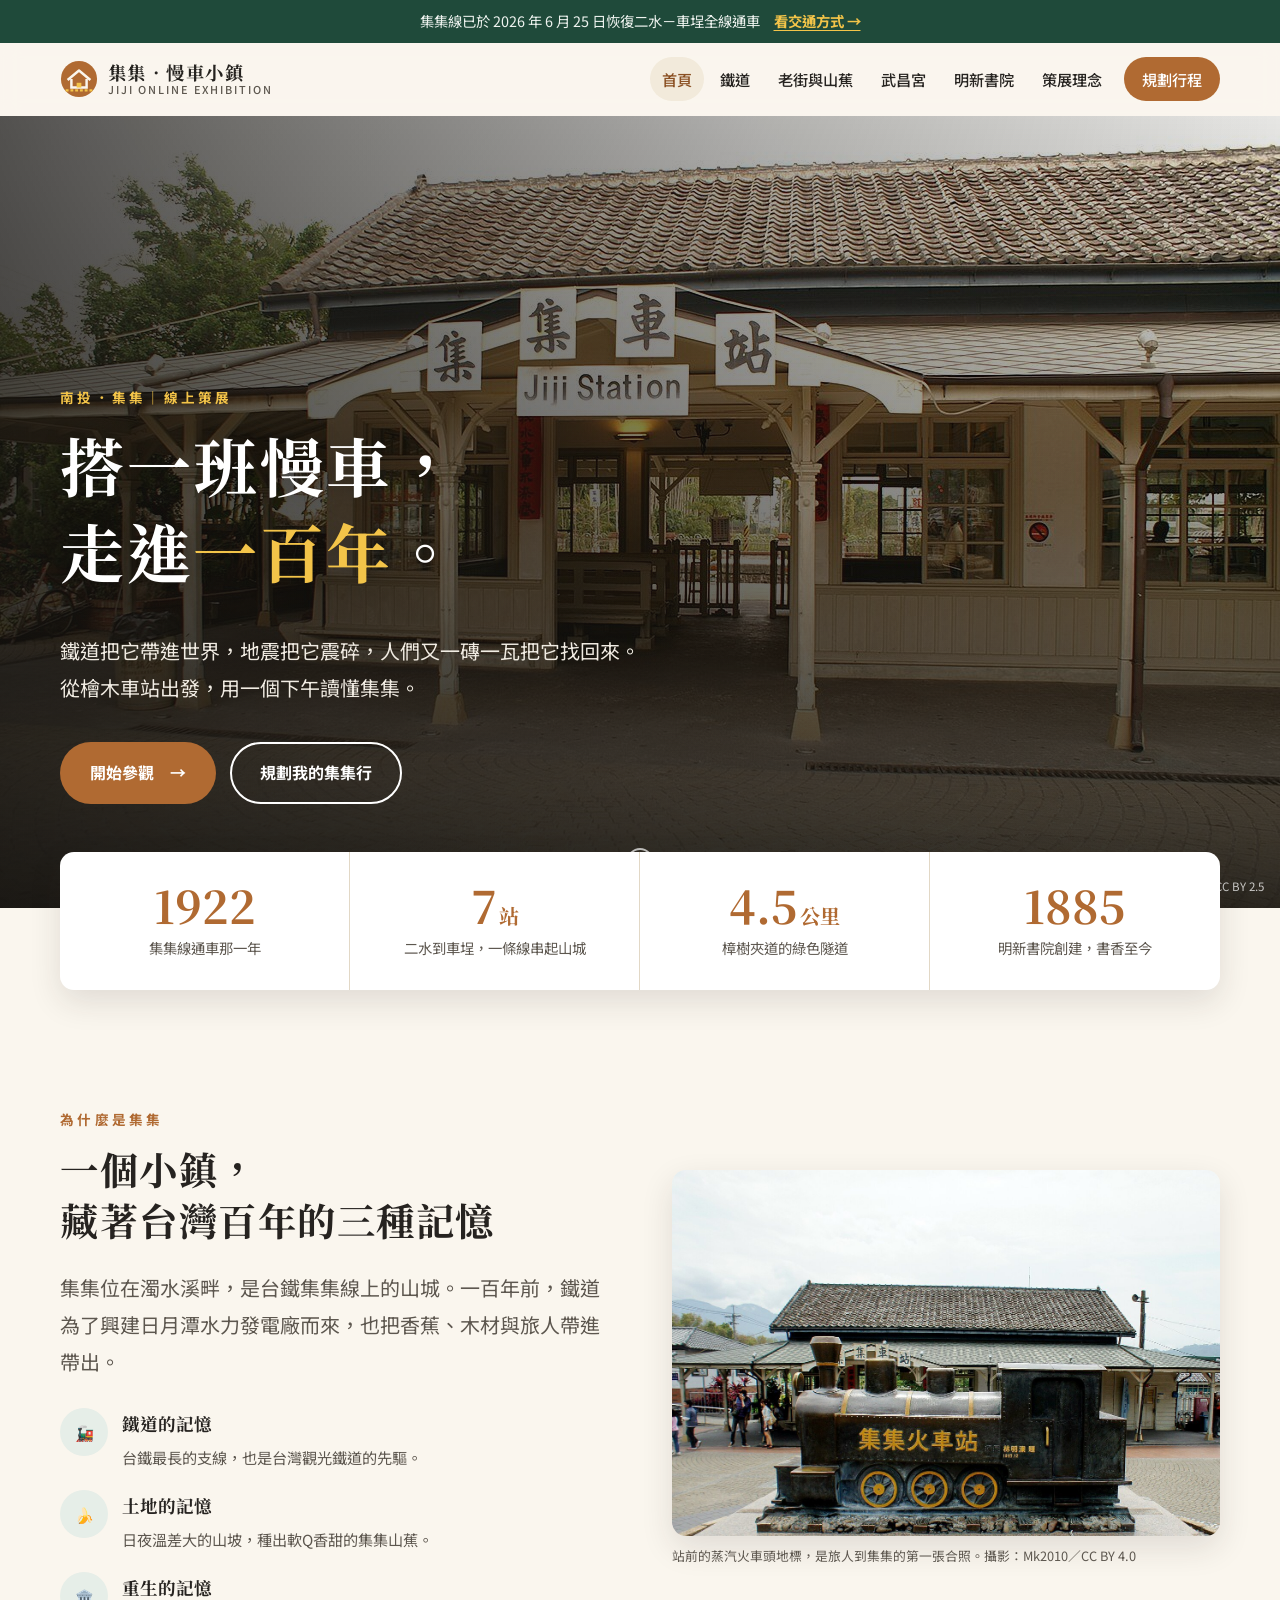
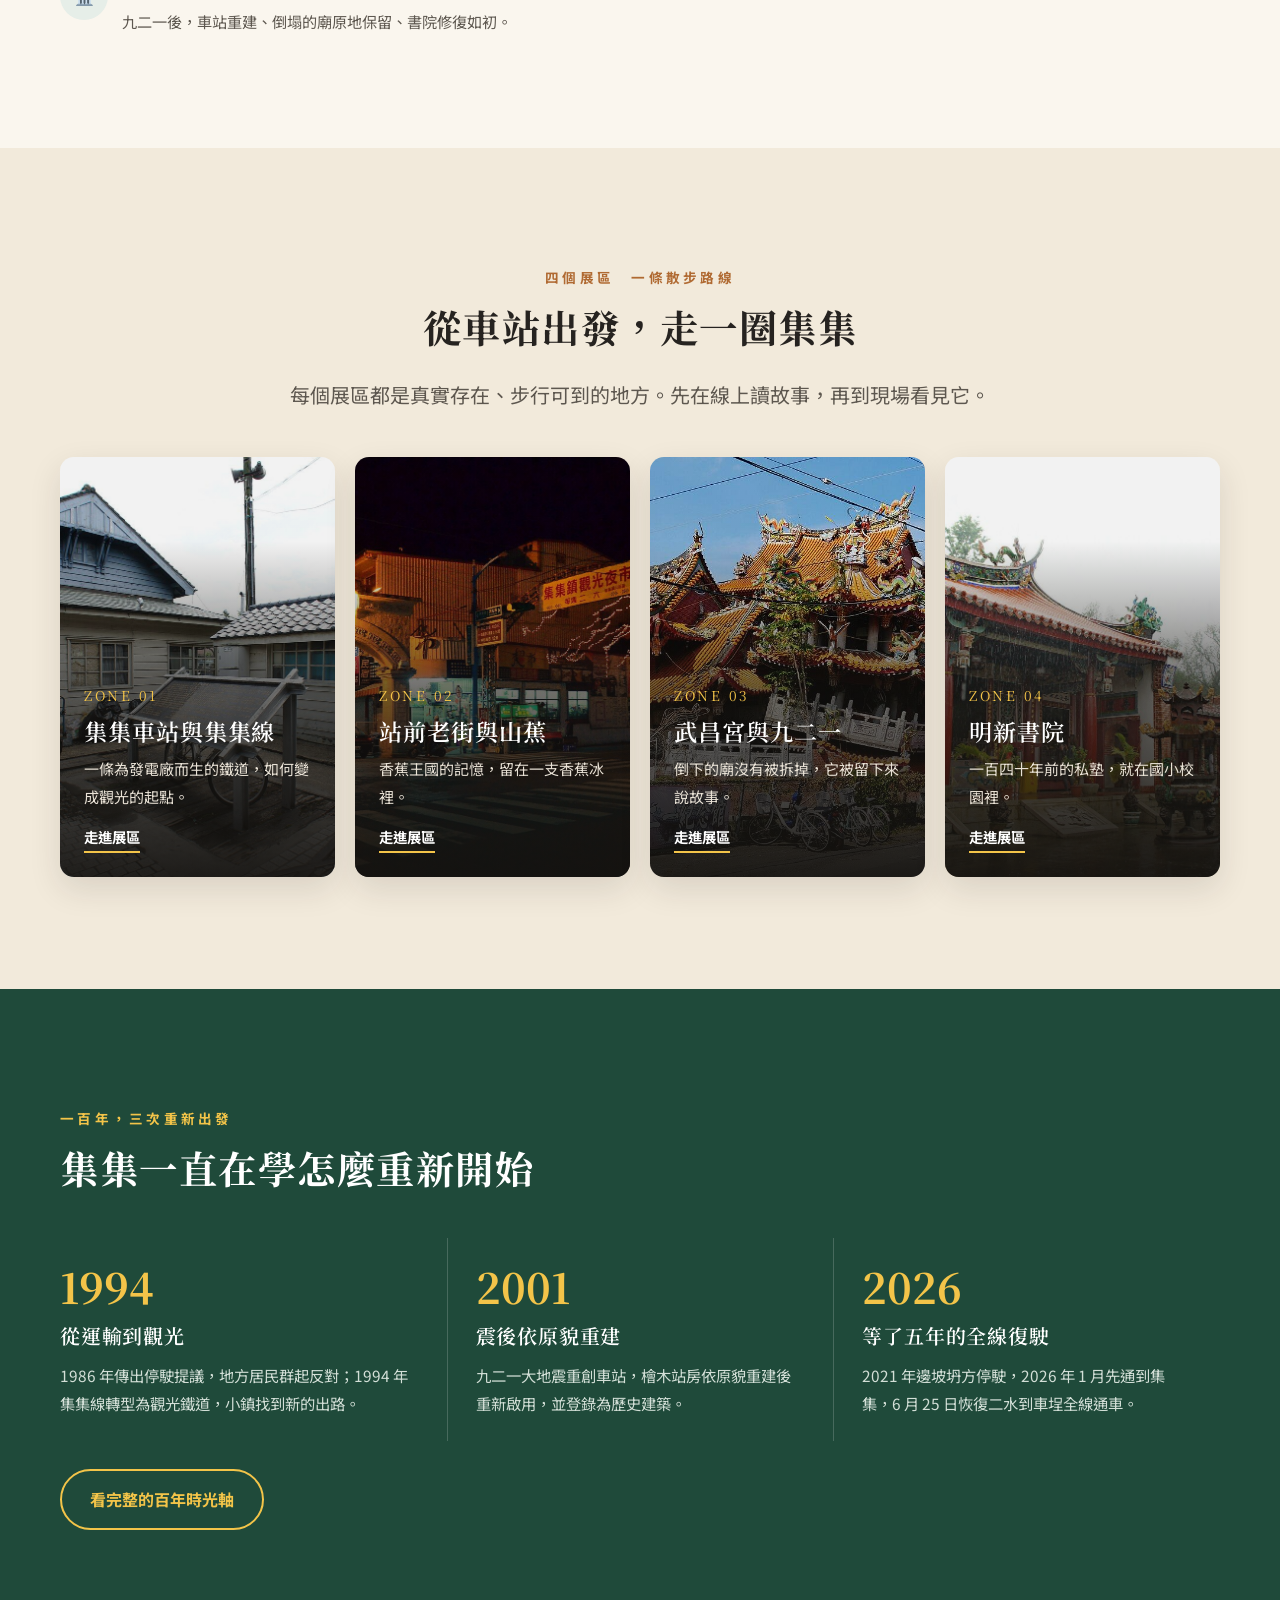
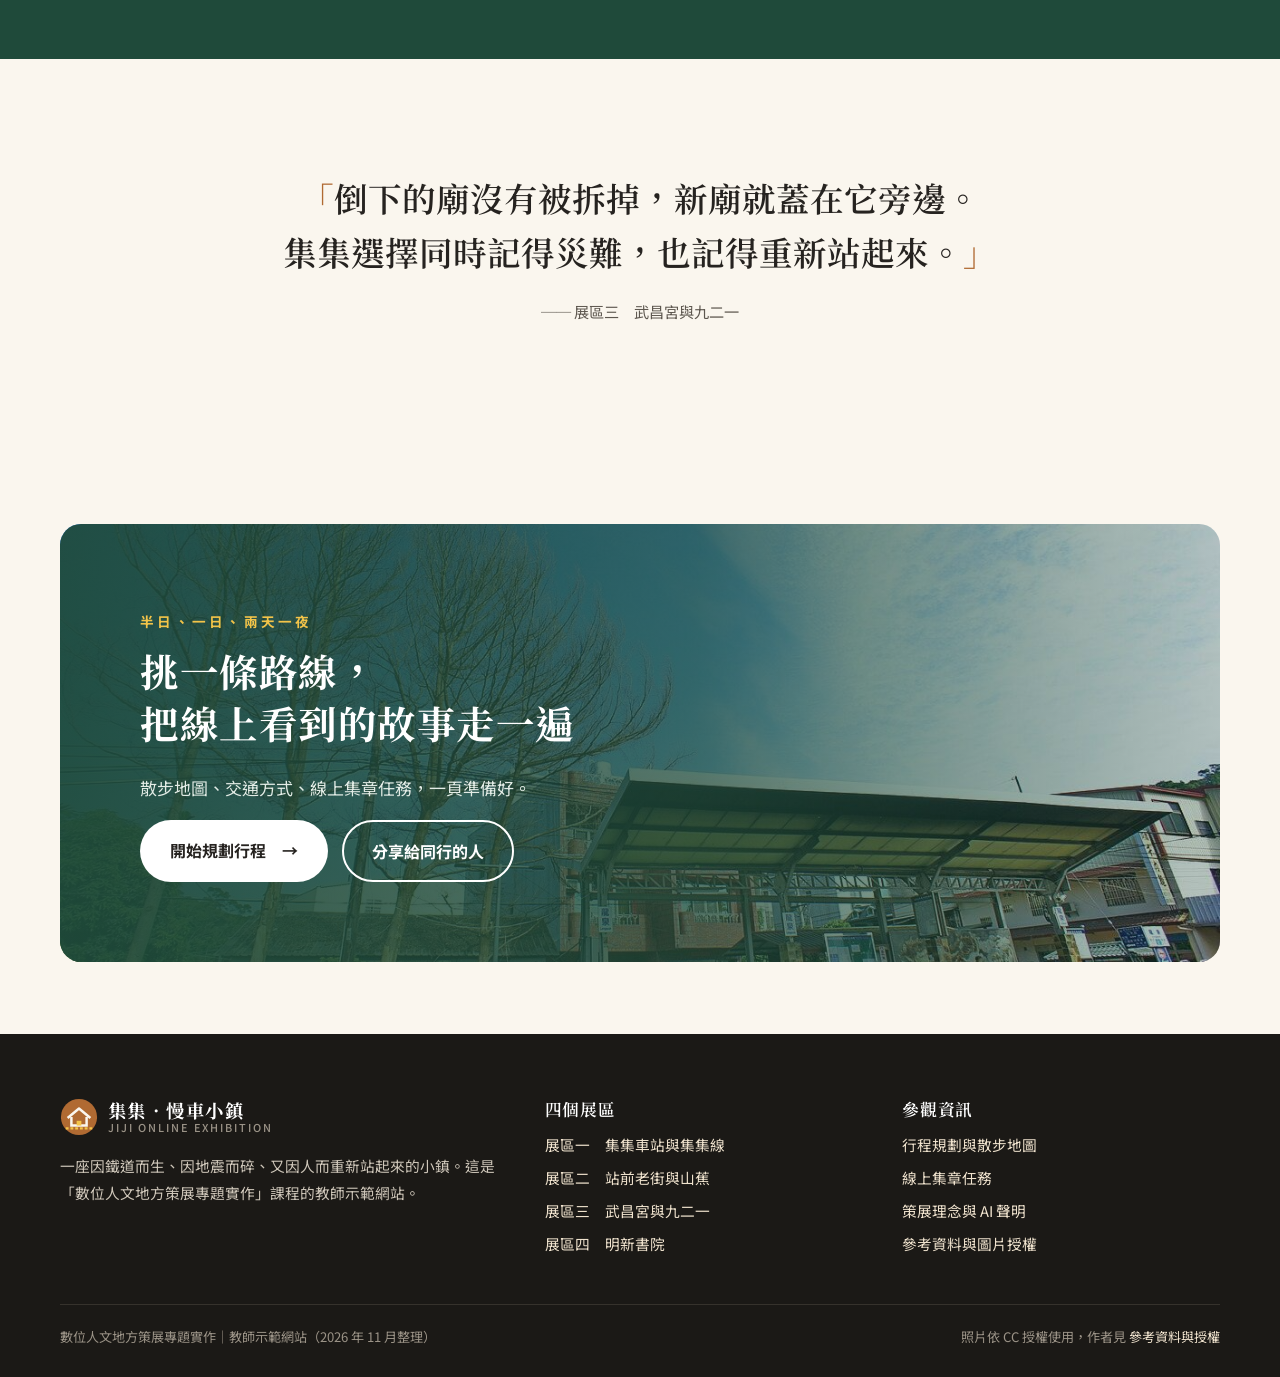
<file: index.html>
<!DOCTYPE html>
<html lang="zh-Hant-TW" class="no-js">
<head>
  <meta charset="UTF-8">
  <meta name="viewport" content="width=device-width, initial-scale=1">
  <title>搭一班慢車，走進一百年｜集集．慢車上的百年小鎮</title>
  <meta name="description" content="南投集集線上策展：從百年檜木車站出發，走過老街、九二一震災遺址與清代書院，看見一座小鎮如何記住過去、重新站起來。">
  <meta name="theme-color" content="#1f4a3a">
  <!-- 社群分享預覽：網站發布後，把 og:image 改成完整網址（https://帳號.github.io/repo名稱/images/...） -->
  <meta property="og:type" content="website">
  <meta property="og:title" content="搭一班慢車，走進一百年｜集集．慢車上的百年小鎮">
  <meta property="og:description" content="南投集集線上策展：從百年檜木車站出發，走過老街、九二一震災遺址與清代書院，看見一座小鎮如何記住過去、重新站起來。">
  <meta property="og:image" content="images/jiji-station-front.jpg">
  <link rel="icon" href="data:image/svg+xml,%3Csvg xmlns='http://www.w3.org/2000/svg' viewBox='0 0 40 40'%3E%3Ccircle cx='20' cy='20' r='19' fill='%23b06a32'/%3E%3Cpath d='M8 21 20 11l12 10M12 20v9h16v-9' fill='none' stroke='%23faf6ee' stroke-width='2.6'/%3E%3C/svg%3E">
  <link rel="preconnect" href="https://fonts.googleapis.com">
  <link rel="preconnect" href="https://fonts.gstatic.com" crossorigin>
  <link rel="stylesheet" href="https://fonts.googleapis.com/css2?family=Noto+Sans+TC:wght@400;500;700&family=Noto+Serif+TC:wght@600;700&display=swap">
  <link rel="stylesheet" href="css/style.css">
</head>
<body>
  <a class="skip-link" href="#main">跳到主要內容</a>
  <div class="announce">集集線已於 2026 年 6 月 25 日恢復二水－車埕全線通車　<a href="plan.html#getting-there">看交通方式 →</a></div>
  <header class="site-header">
    <nav class="nav container" aria-label="主選單">
      <a class="brand" href="index.html"><svg class="brand-mark" viewBox="0 0 40 40" aria-hidden="true"><circle cx="20" cy="20" r="19" fill="#b06a32"/><path d="M8 21 20 11l12 10" fill="none" stroke="#faf6ee" stroke-width="2.6" stroke-linejoin="round"/><path d="M12 20v9h16v-9" fill="none" stroke="#faf6ee" stroke-width="2.6"/><path d="M17.5 29v-5h5v5" fill="#f3c449"/><path d="M6 32h28" stroke="#f3c449" stroke-width="2.2" stroke-dasharray="3 2"/></svg><span class="brand-text">集集．慢車小鎮<small>JIJI ONLINE EXHIBITION</small></span></a>
      <button class="menu-toggle" type="button" aria-expanded="false" aria-controls="nav-links" aria-label="開啟選單"><span></span><span></span><span></span></button>
      <ul class="nav-links" id="nav-links">
          <li><a href="index.html" aria-current="page">首頁</a></li>
          <li><a href="railway.html">鐵道</a></li>
          <li><a href="street.html">老街與山蕉</a></li>
          <li><a href="wuchang.html">武昌宮</a></li>
          <li><a href="mingxin.html">明新書院</a></li>
          <li><a href="about.html">策展理念</a></li>
          <li class="nav-cta"><a href="plan.html">規劃行程</a></li>
      </ul>
    </nav>
  </header>

  <main id="main">
    <section class="hero">
      <div class="hero-bg"><img src="images/jiji-station-front.jpg" alt="集集車站的木造站房，屋簷下掛著「集集車站」站牌"></div>
      <div class="hero-content container">
        <span class="eyebrow">南投．集集｜線上策展</span>
        <h1>搭一班慢車，<br>走進<em>一百年</em>。</h1>
        <p class="lead">鐵道把它帶進世界，地震把它震碎，人們又一磚一瓦把它找回來。<br>從檜木車站出發，用一個下午讀懂集集。</p>
        <div class="btn-row">
          <a class="btn btn-primary" href="railway.html">開始參觀　→</a>
          <a class="btn btn-ghost" href="plan.html">規劃我的集集行</a>
        </div>
      </div>
      <span class="hero-credit">攝影：Takoradee／CC BY 2.5</span>
      <span class="scroll-hint" aria-hidden="true"></span>
    </section>

    <div class="container">
      <div class="stats reveal" aria-label="集集小檔案">
        <div class="stat"><div class="stat-num"><span data-count="1922">1922</span></div><div class="stat-label">集集線通車那一年</div></div>
        <div class="stat"><div class="stat-num"><span data-count="7">7</span><small>站</small></div><div class="stat-label">二水到車埕，一條線串起山城</div></div>
        <div class="stat"><div class="stat-num"><span data-count="4.5" data-decimals="1">4.5</span><small>公里</small></div><div class="stat-label">樟樹夾道的綠色隧道</div></div>
        <div class="stat"><div class="stat-num"><span data-count="1885">1885</span></div><div class="stat-label">明新書院創建，書香至今</div></div>
      </div>
    </div>

    <section class="section">
      <div class="container grid-2">
        <div class="reveal">
          <span class="eyebrow">為什麼是集集</span>
          <h2>一個小鎮，<br>藏著台灣百年的三種記憶</h2>
          <p class="lead">集集位在濁水溪畔，是台鐵集集線上的山城。一百年前，鐵道為了興建日月潭水力發電廠而來，也把香蕉、木材與旅人帶進帶出。</p>
          <ul class="value-list">
            <li><span class="value-icon" aria-hidden="true">🚂</span><div><strong>鐵道的記憶</strong><span>台鐵最長的支線，也是台灣觀光鐵道的先驅。</span></div></li>
            <li><span class="value-icon" aria-hidden="true">🍌</span><div><strong>土地的記憶</strong><span>日夜溫差大的山坡，種出軟Q香甜的集集山蕉。</span></div></li>
            <li><span class="value-icon" aria-hidden="true">🏛️</span><div><strong>重生的記憶</strong><span>九二一後，車站重建、倒塌的廟原地保留、書院修復如初。</span></div></li>
          </ul>
        </div>
        <div class="reveal"><figure><div class="photo"><img src="images/jiji-station-side.jpg" alt="集集車站前廣場上寫著「集集火車站」的蒸汽火車頭造型地標，後方是車站" loading="lazy"></div><figcaption>站前的蒸汽火車頭地標，是旅人到集集的第一張合照。攝影：Mk2010／CC BY 4.0</figcaption></figure></div>
      </div>
    </section>

    <section class="section alt">
      <div class="container">
        <div class="section-head center reveal">
          <span class="eyebrow">四個展區　一條散步路線</span>
          <h2>從車站出發，走一圈集集</h2>
          <p class="lead">每個展區都是真實存在、步行可到的地方。先在線上讀故事，再到現場看見它。</p>
        </div>
        <div class="grid-4">
          <a class="zone-card reveal" href="railway.html"><img src="images/jiji-station-right.jpg" alt="集集車站的木造站房側面與月台" loading="lazy"><div class="zone-body"><span class="zone-no">ZONE 01</span><h3>集集車站與集集線</h3><p>一條為發電廠而生的鐵道，如何變成觀光的起點。</p><span class="zone-more">走進展區</span></div></a>
          <a class="zone-card reveal" href="street.html"><img src="images/jiji-old-street.jpg" alt="夜晚的集集街區路口與觀光夜市牌樓" loading="lazy"><div class="zone-body"><span class="zone-no">ZONE 02</span><h3>站前老街與山蕉</h3><p>香蕉王國的記憶，留在一支香蕉冰裡。</p><span class="zone-more">走進展區</span></div></a>
          <a class="zone-card reveal" href="wuchang.html"><img src="images/wuchang-temple-ruin-01.jpg" alt="九二一地震中倒塌、屋頂壓落地面的武昌宮舊廟" loading="lazy"><div class="zone-body"><span class="zone-no">ZONE 03</span><h3>武昌宮與九二一</h3><p>倒下的廟沒有被拆掉，它被留下來說故事。</p><span class="zone-more">走進展區</span></div></a>
          <a class="zone-card reveal" href="mingxin.html"><img src="images/mingxin-academy.jpg" alt="明新書院的紅磚正殿與廟埕" loading="lazy"><div class="zone-body"><span class="zone-no">ZONE 04</span><h3>明新書院</h3><p>一百四十年前的私塾，就在國小校園裡。</p><span class="zone-more">走進展區</span></div></a>
        </div>
      </div>
    </section>

    <section class="section dark">
      <div class="container">
        <div class="section-head reveal">
          <span class="eyebrow">一百年，三次重新出發</span>
          <h2>集集一直在學怎麼重新開始</h2>
        </div>
        <div class="rebirth">
          <div class="rebirth-item reveal"><div class="rebirth-year">1994</div><h3>從運輸到觀光</h3><p>1986 年傳出停駛提議，地方居民群起反對；1994 年集集線轉型為觀光鐵道，小鎮找到新的出路。</p></div>
          <div class="rebirth-item reveal"><div class="rebirth-year">2001</div><h3>震後依原貌重建</h3><p>九二一大地震重創車站，檜木站房依原貌重建後重新啟用，並登錄為歷史建築。</p></div>
          <div class="rebirth-item reveal"><div class="rebirth-year">2026</div><h3>等了五年的全線復駛</h3><p>2021 年邊坡坍方停駛，2026 年 1 月先通到集集，6 月 25 日恢復二水到車埕全線通車。</p></div>
        </div>
        <p style="margin-top:28px"><a class="btn btn-ghost" href="railway.html#timeline">看完整的百年時光軸</a></p>
      </div>
    </section>

    <section class="section quote-band">
      <div class="container reveal">
        <blockquote>倒下的廟沒有被拆掉，新廟就蓋在它旁邊。<br>集集選擇同時記得災難，也記得重新站起來。</blockquote>
        <p>── 展區三　武昌宮與九二一</p>
      </div>
    </section>

    <section class="section tight">
      <div class="container">
        <div class="cta-band reveal">
          <img src="images/longquan-station.jpg" alt="集集線龍泉車站的月台與鐵軌，背景是藍天" loading="lazy">
          <span class="eyebrow" style="color:var(--banana)">半日、一日、兩天一夜</span>
          <h2>挑一條路線，<br>把線上看到的故事走一遍</h2>
          <p>散步地圖、交通方式、線上集章任務，一頁準備好。</p>
          <div class="btn-row"><a class="btn btn-light" href="plan.html">開始規劃行程　→</a><button class="btn btn-ghost" type="button" data-share>分享給同行的人</button></div>
        </div>
      </div>
    </section>
  </main>

  <footer class="site-footer">
    <div class="container">
      <div class="footer-grid">
        <div>
          <a class="brand" href="index.html" style="color:#fff"><svg class="brand-mark" viewBox="0 0 40 40" aria-hidden="true"><circle cx="20" cy="20" r="19" fill="#b06a32"/><path d="M8 21 20 11l12 10" fill="none" stroke="#faf6ee" stroke-width="2.6" stroke-linejoin="round"/><path d="M12 20v9h16v-9" fill="none" stroke="#faf6ee" stroke-width="2.6"/><path d="M17.5 29v-5h5v5" fill="#f3c449"/><path d="M6 32h28" stroke="#f3c449" stroke-width="2.2" stroke-dasharray="3 2"/></svg><span class="brand-text">集集．慢車小鎮<small style="color:#9b9387">JIJI ONLINE EXHIBITION</small></span></a>
          <p style="margin-top:16px">一座因鐵道而生、因地震而碎、又因人而重新站起來的小鎮。這是「數位人文地方策展專題實作」課程的教師示範網站。</p>
        </div>
        <div>
          <h3>四個展區</h3>
          <ul>
            <li><a href="railway.html">展區一　集集車站與集集線</a></li>
            <li><a href="street.html">展區二　站前老街與山蕉</a></li>
            <li><a href="wuchang.html">展區三　武昌宮與九二一</a></li>
            <li><a href="mingxin.html">展區四　明新書院</a></li>
          </ul>
        </div>
        <div>
          <h3>參觀資訊</h3>
          <ul>
            <li><a href="plan.html">行程規劃與散步地圖</a></li>
            <li><a href="plan.html#stamps">線上集章任務</a></li>
            <li><a href="about.html">策展理念與 AI 聲明</a></li>
            <li><a href="sources.html">參考資料與圖片授權</a></li>
          </ul>
        </div>
      </div>
      <div class="footer-bottom">
        <span>數位人文地方策展專題實作｜教師示範網站（2026 年 11 月整理）</span>
        <span>照片依 CC 授權使用，作者見 <a href="sources.html">參考資料與授權</a></span>
      </div>
    </div>
  </footer>
  <button class="back-top" type="button" aria-label="回到頁首">↑</button>
  <div class="toast" role="status" aria-live="polite"></div>
  <script src="js/main.js"></script>
</body>
</html>
</file>
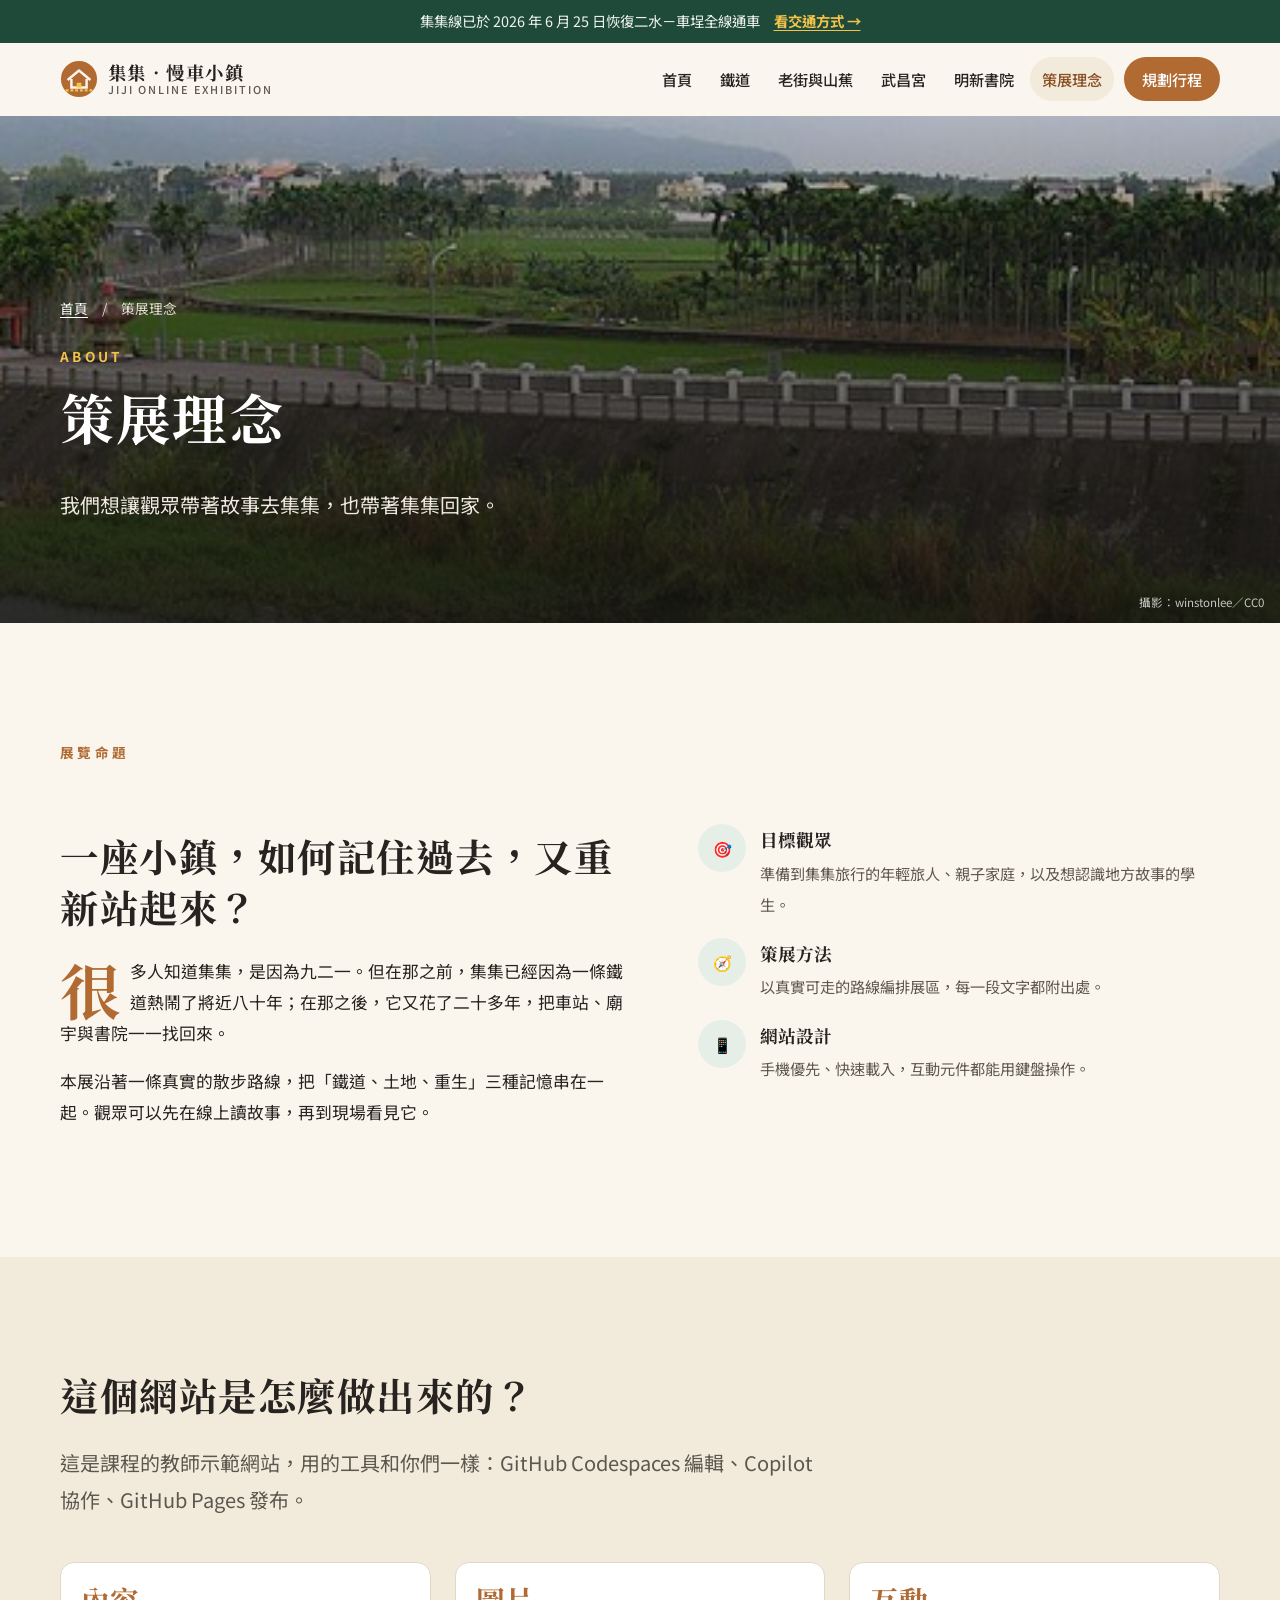
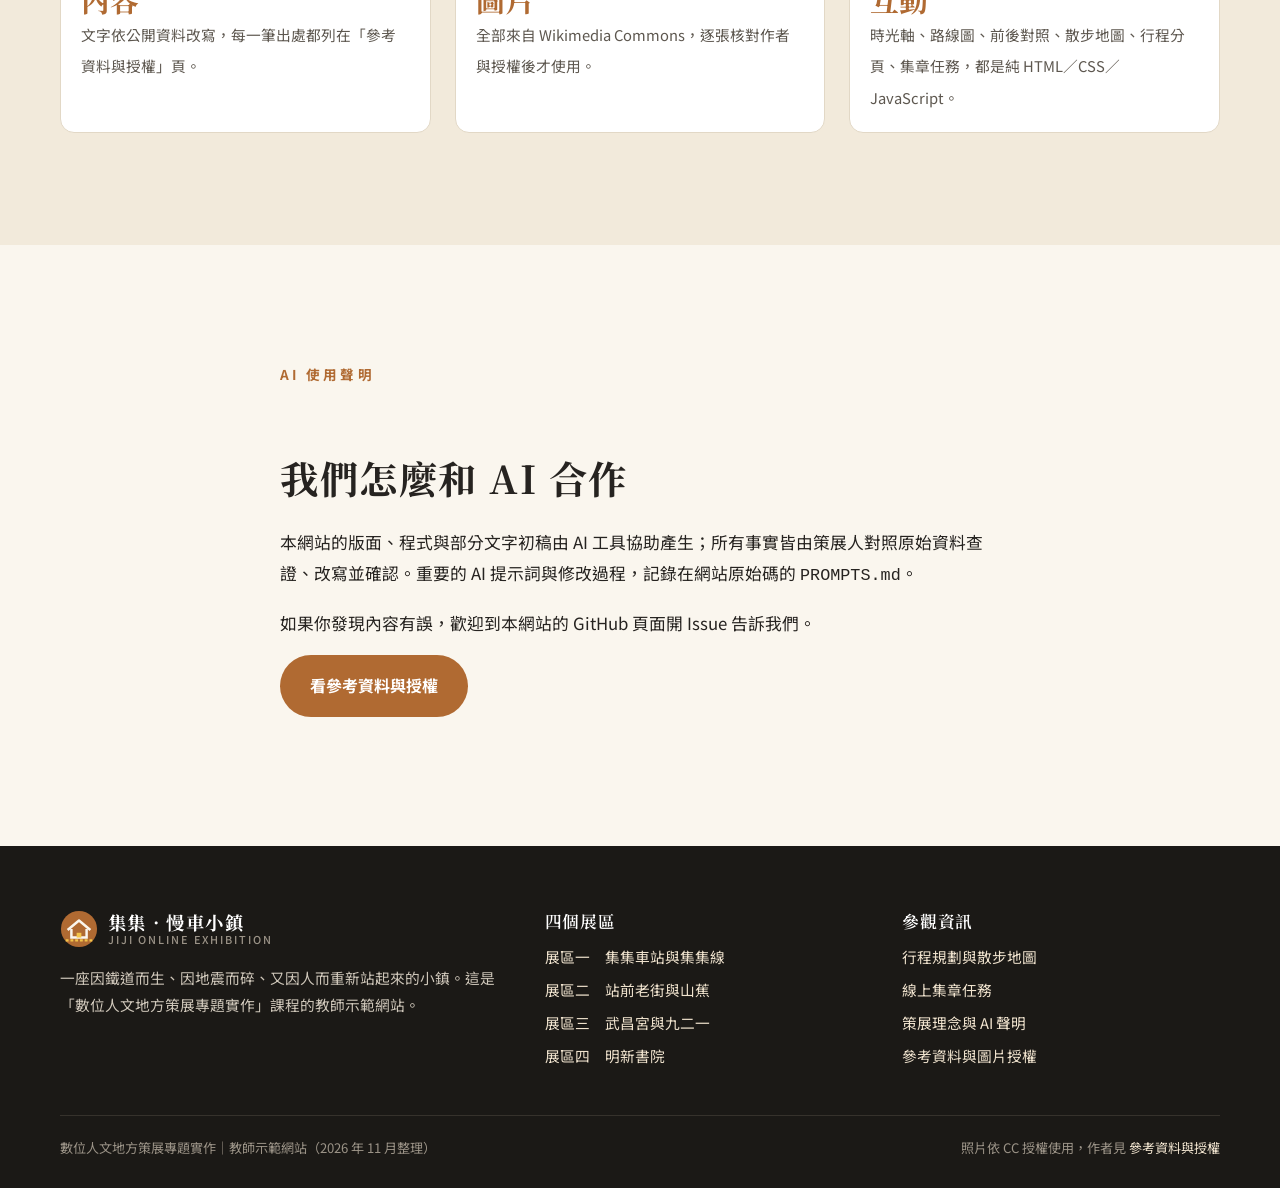
<file: about.html>
<!DOCTYPE html>
<html lang="zh-Hant-TW" class="no-js">
<head>
  <meta charset="UTF-8">
  <meta name="viewport" content="width=device-width, initial-scale=1">
  <title>策展理念｜集集．慢車上的百年小鎮</title>
  <meta name="description" content="本展以「鐵道、土地、重生」三種記憶詮釋南投集集，是「數位人文地方策展專題實作」課程的教師示範網站。">
  <meta name="theme-color" content="#1f4a3a">
  <!-- 社群分享預覽：網站發布後，把 og:image 改成完整網址（https://帳號.github.io/repo名稱/images/...） -->
  <meta property="og:type" content="website">
  <meta property="og:title" content="策展理念｜集集．慢車上的百年小鎮">
  <meta property="og:description" content="本展以「鐵道、土地、重生」三種記憶詮釋南投集集，是「數位人文地方策展專題實作」課程的教師示範網站。">
  <meta property="og:image" content="images/zhuoshui-jiji-banner.jpg">
  <link rel="icon" href="data:image/svg+xml,%3Csvg xmlns='http://www.w3.org/2000/svg' viewBox='0 0 40 40'%3E%3Ccircle cx='20' cy='20' r='19' fill='%23b06a32'/%3E%3Cpath d='M8 21 20 11l12 10M12 20v9h16v-9' fill='none' stroke='%23faf6ee' stroke-width='2.6'/%3E%3C/svg%3E">
  <link rel="preconnect" href="https://fonts.googleapis.com">
  <link rel="preconnect" href="https://fonts.gstatic.com" crossorigin>
  <link rel="stylesheet" href="https://fonts.googleapis.com/css2?family=Noto+Sans+TC:wght@400;500;700&family=Noto+Serif+TC:wght@600;700&display=swap">
  <link rel="stylesheet" href="css/style.css">
</head>
<body>
  <a class="skip-link" href="#main">跳到主要內容</a>
  <div class="announce">集集線已於 2026 年 6 月 25 日恢復二水－車埕全線通車　<a href="plan.html#getting-there">看交通方式 →</a></div>
  <header class="site-header">
    <nav class="nav container" aria-label="主選單">
      <a class="brand" href="index.html"><svg class="brand-mark" viewBox="0 0 40 40" aria-hidden="true"><circle cx="20" cy="20" r="19" fill="#b06a32"/><path d="M8 21 20 11l12 10" fill="none" stroke="#faf6ee" stroke-width="2.6" stroke-linejoin="round"/><path d="M12 20v9h16v-9" fill="none" stroke="#faf6ee" stroke-width="2.6"/><path d="M17.5 29v-5h5v5" fill="#f3c449"/><path d="M6 32h28" stroke="#f3c449" stroke-width="2.2" stroke-dasharray="3 2"/></svg><span class="brand-text">集集．慢車小鎮<small>JIJI ONLINE EXHIBITION</small></span></a>
      <button class="menu-toggle" type="button" aria-expanded="false" aria-controls="nav-links" aria-label="開啟選單"><span></span><span></span><span></span></button>
      <ul class="nav-links" id="nav-links">
          <li><a href="index.html">首頁</a></li>
          <li><a href="railway.html">鐵道</a></li>
          <li><a href="street.html">老街與山蕉</a></li>
          <li><a href="wuchang.html">武昌宮</a></li>
          <li><a href="mingxin.html">明新書院</a></li>
          <li><a href="about.html" aria-current="page">策展理念</a></li>
          <li class="nav-cta"><a href="plan.html">規劃行程</a></li>
      </ul>
    </nav>
  </header>

  <main id="main">
    <section class="page-hero">
      <img src="images/zhuoshui-jiji-banner.jpg" alt="集集附近的濁水溪，綠色河岸與遠處的房舍">
      <div class="container">
        <p class="breadcrumb"><a href="index.html">首頁</a>　/　策展理念</p>
        <span class="eyebrow">ABOUT</span>
        <h1>策展理念</h1>
        <p class="lead">我們想讓觀眾帶著故事去集集，也帶著集集回家。</p>
      </div>
      <span class="hero-credit">攝影：winstonlee／CC0</span>
    </section>

    <section class="section">
      <div class="container split-feature">
        <div class="prose reveal">
          <span class="eyebrow">展覽命題</span>
          <h2>一座小鎮，如何記住過去，又重新站起來？</h2>
          <p class="dropcap">很多人知道集集，是因為九二一。但在那之前，集集已經因為一條鐵道熱鬧了將近八十年；在那之後，它又花了二十多年，把車站、廟宇與書院一一找回來。</p>
          <p>本展沿著一條真實的散步路線，把「鐵道、土地、重生」三種記憶串在一起。觀眾可以先在線上讀故事，再到現場看見它。</p>
        </div>
        <div class="reveal">
          <ul class="value-list">
            <li><span class="value-icon" aria-hidden="true">🎯</span><div><strong>目標觀眾</strong><span>準備到集集旅行的年輕旅人、親子家庭，以及想認識地方故事的學生。</span></div></li>
            <li><span class="value-icon" aria-hidden="true">🧭</span><div><strong>策展方法</strong><span>以真實可走的路線編排展區，每一段文字都附出處。</span></div></li>
            <li><span class="value-icon" aria-hidden="true">📱</span><div><strong>網站設計</strong><span>手機優先、快速載入，互動元件都能用鍵盤操作。</span></div></li>
          </ul>
        </div>
      </div>
    </section>

    <section class="section alt">
      <div class="container">
        <div class="section-head reveal">          
          <h2>這個網站是怎麼做出來的？</h2>
          <p class="lead">這是課程的教師示範網站，用的工具和你們一樣：GitHub Codespaces 編輯、Copilot 協作、GitHub Pages 發布。</p>
        </div>
        <div class="grid-3">
          <div class="fact reveal"><b>內容</b><span>文字依公開資料改寫，每一筆出處都列在「參考資料與授權」頁。</span></div>
          <div class="fact reveal"><b>圖片</b><span>全部來自 Wikimedia Commons，逐張核對作者與授權後才使用。</span></div>
          <div class="fact reveal"><b>互動</b><span>時光軸、路線圖、前後對照、散步地圖、行程分頁、集章任務，都是純 HTML／CSS／JavaScript。</span></div>
        </div>
      </div>
    </section>

    <section class="section">
      <div class="container prose reveal" style="margin-inline:auto">
        <span class="eyebrow">AI 使用聲明</span>
        <h2>我們怎麼和 AI 合作</h2>
        <p>本網站的版面、程式與部分文字初稿由 AI 工具協助產生；所有事實皆由策展人對照原始資料查證、改寫並確認。重要的 AI 提示詞與修改過程，記錄在網站原始碼的 <code>PROMPTS.md</code>。</p>
        <p>如果你發現內容有誤，歡迎到本網站的 GitHub 頁面開 Issue 告訴我們。</p>
        <p><a class="btn btn-primary" href="sources.html">看參考資料與授權</a></p>
      </div>
    </section>
  </main>

  <footer class="site-footer">
    <div class="container">
      <div class="footer-grid">
        <div>
          <a class="brand" href="index.html" style="color:#fff"><svg class="brand-mark" viewBox="0 0 40 40" aria-hidden="true"><circle cx="20" cy="20" r="19" fill="#b06a32"/><path d="M8 21 20 11l12 10" fill="none" stroke="#faf6ee" stroke-width="2.6" stroke-linejoin="round"/><path d="M12 20v9h16v-9" fill="none" stroke="#faf6ee" stroke-width="2.6"/><path d="M17.5 29v-5h5v5" fill="#f3c449"/><path d="M6 32h28" stroke="#f3c449" stroke-width="2.2" stroke-dasharray="3 2"/></svg><span class="brand-text">集集．慢車小鎮<small style="color:#9b9387">JIJI ONLINE EXHIBITION</small></span></a>
          <p style="margin-top:16px">一座因鐵道而生、因地震而碎、又因人而重新站起來的小鎮。這是「數位人文地方策展專題實作」課程的教師示範網站。</p>
        </div>
        <div>
          <h3>四個展區</h3>
          <ul>
            <li><a href="railway.html">展區一　集集車站與集集線</a></li>
            <li><a href="street.html">展區二　站前老街與山蕉</a></li>
            <li><a href="wuchang.html">展區三　武昌宮與九二一</a></li>
            <li><a href="mingxin.html">展區四　明新書院</a></li>
          </ul>
        </div>
        <div>
          <h3>參觀資訊</h3>
          <ul>
            <li><a href="plan.html">行程規劃與散步地圖</a></li>
            <li><a href="plan.html#stamps">線上集章任務</a></li>
            <li><a href="about.html">策展理念與 AI 聲明</a></li>
            <li><a href="sources.html">參考資料與圖片授權</a></li>
          </ul>
        </div>
      </div>
      <div class="footer-bottom">
        <span>數位人文地方策展專題實作｜教師示範網站（2026 年 11 月整理）</span>
        <span>照片依 CC 授權使用，作者見 <a href="sources.html">參考資料與授權</a></span>
      </div>
    </div>
  </footer>
  <button class="back-top" type="button" aria-label="回到頁首">↑</button>
  <div class="toast" role="status" aria-live="polite"></div>
  <script src="js/main.js"></script>
</body>
</html>
</file>
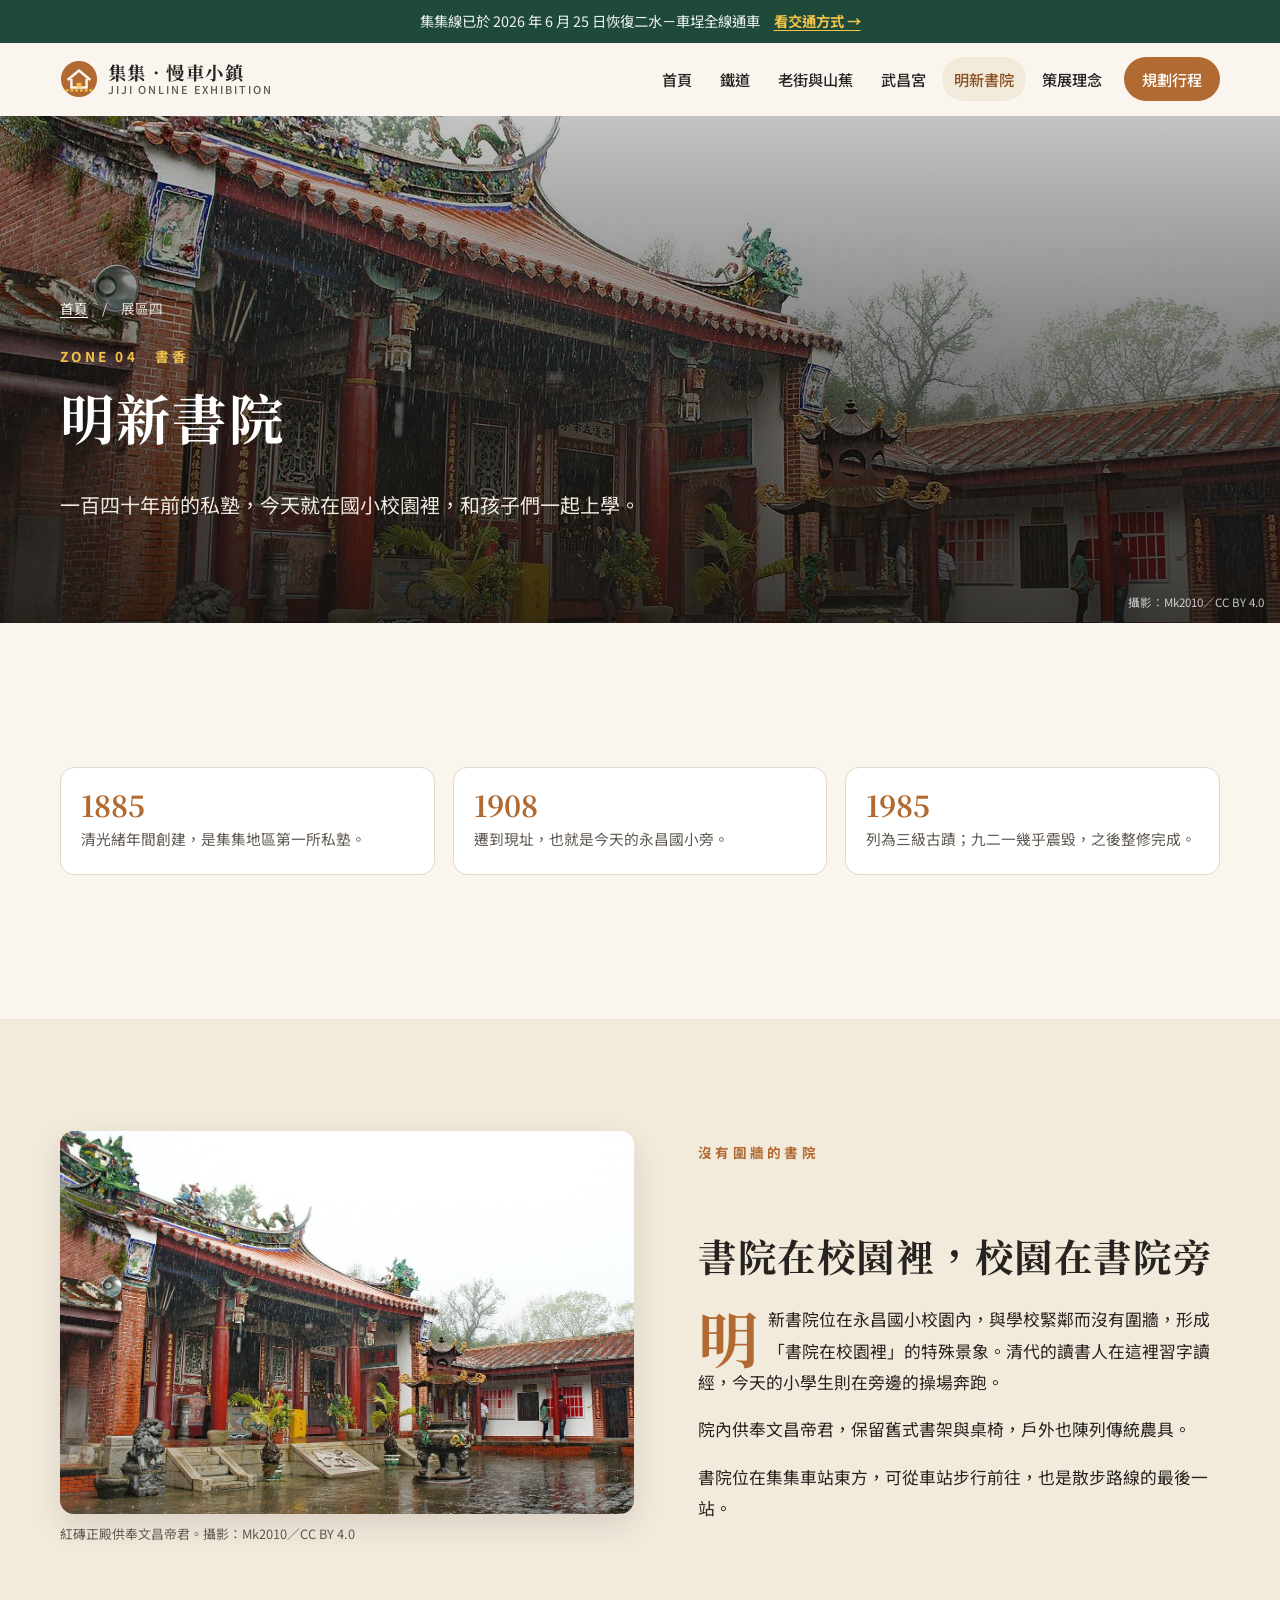
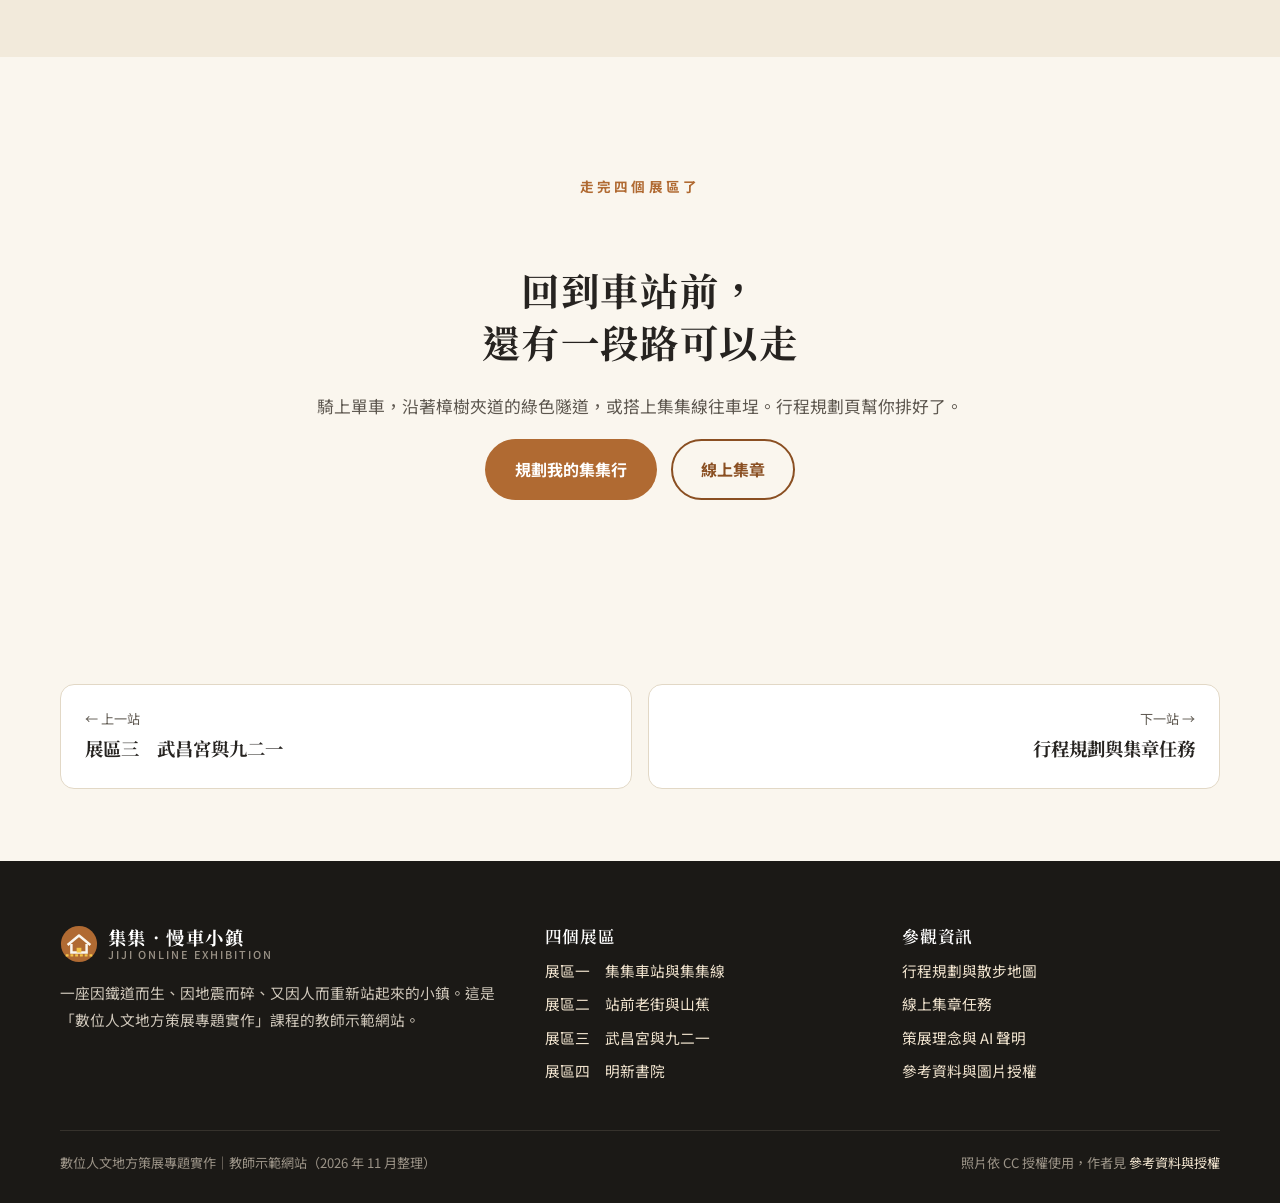
<file: mingxin.html>
<!DOCTYPE html>
<html lang="zh-Hant-TW" class="no-js">
<head>
  <meta charset="UTF-8">
  <meta name="viewport" content="width=device-width, initial-scale=1">
  <title>展區四　明新書院｜集集．慢車上的百年小鎮</title>
  <meta name="description" content="明新書院創建於 1885 年，是集集地區第一所私塾，就在永昌國小校園裡。九二一幾乎震毀，修復後重現清代書院樣貌。">
  <meta name="theme-color" content="#1f4a3a">
  <!-- 社群分享預覽：網站發布後，把 og:image 改成完整網址（https://帳號.github.io/repo名稱/images/...） -->
  <meta property="og:type" content="website">
  <meta property="og:title" content="展區四　明新書院｜集集．慢車上的百年小鎮">
  <meta property="og:description" content="明新書院創建於 1885 年，是集集地區第一所私塾，就在永昌國小校園裡。九二一幾乎震毀，修復後重現清代書院樣貌。">
  <meta property="og:image" content="images/mingxin-academy.jpg">
  <link rel="icon" href="data:image/svg+xml,%3Csvg xmlns='http://www.w3.org/2000/svg' viewBox='0 0 40 40'%3E%3Ccircle cx='20' cy='20' r='19' fill='%23b06a32'/%3E%3Cpath d='M8 21 20 11l12 10M12 20v9h16v-9' fill='none' stroke='%23faf6ee' stroke-width='2.6'/%3E%3C/svg%3E">
  <link rel="preconnect" href="https://fonts.googleapis.com">
  <link rel="preconnect" href="https://fonts.gstatic.com" crossorigin>
  <link rel="stylesheet" href="https://fonts.googleapis.com/css2?family=Noto+Sans+TC:wght@400;500;700&family=Noto+Serif+TC:wght@600;700&display=swap">
  <link rel="stylesheet" href="css/style.css">
</head>
<body>
  <a class="skip-link" href="#main">跳到主要內容</a>
  <div class="announce">集集線已於 2026 年 6 月 25 日恢復二水－車埕全線通車　<a href="plan.html#getting-there">看交通方式 →</a></div>
  <header class="site-header">
    <nav class="nav container" aria-label="主選單">
      <a class="brand" href="index.html"><svg class="brand-mark" viewBox="0 0 40 40" aria-hidden="true"><circle cx="20" cy="20" r="19" fill="#b06a32"/><path d="M8 21 20 11l12 10" fill="none" stroke="#faf6ee" stroke-width="2.6" stroke-linejoin="round"/><path d="M12 20v9h16v-9" fill="none" stroke="#faf6ee" stroke-width="2.6"/><path d="M17.5 29v-5h5v5" fill="#f3c449"/><path d="M6 32h28" stroke="#f3c449" stroke-width="2.2" stroke-dasharray="3 2"/></svg><span class="brand-text">集集．慢車小鎮<small>JIJI ONLINE EXHIBITION</small></span></a>
      <button class="menu-toggle" type="button" aria-expanded="false" aria-controls="nav-links" aria-label="開啟選單"><span></span><span></span><span></span></button>
      <ul class="nav-links" id="nav-links">
          <li><a href="index.html">首頁</a></li>
          <li><a href="railway.html">鐵道</a></li>
          <li><a href="street.html">老街與山蕉</a></li>
          <li><a href="wuchang.html">武昌宮</a></li>
          <li><a href="mingxin.html" aria-current="page">明新書院</a></li>
          <li><a href="about.html">策展理念</a></li>
          <li class="nav-cta"><a href="plan.html">規劃行程</a></li>
      </ul>
    </nav>
  </header>

  <main id="main">
    <section class="page-hero">
      <img src="images/mingxin-academy.jpg" alt="明新書院的紅磚正殿與廟埕">
      <div class="container">
        <p class="breadcrumb"><a href="index.html">首頁</a>　/　展區四</p>
        <span class="eyebrow">ZONE 04　書香</span>
        <h1>明新書院</h1>
        <p class="lead">一百四十年前的私塾，今天就在國小校園裡，和孩子們一起上學。</p>
      </div>
      <span class="hero-credit">攝影：Mk2010／CC BY 4.0</span>
    </section>

    <section class="section">
      <div class="container">
        <div class="fact-row">
          <div class="fact reveal"><b>1885</b><span>清光緒年間創建，是集集地區第一所私塾。</span></div>
          <div class="fact reveal"><b>1908</b><span>遷到現址，也就是今天的永昌國小旁。</span></div>
          <div class="fact reveal"><b>1985</b><span>列為三級古蹟；九二一幾乎震毀，之後整修完成。</span></div>
        </div>
      </div>
    </section>

    <section class="section alt">
      <div class="container split-feature">
        <div class="reveal"><figure><div class="photo"><img src="images/mingxin-academy.jpg" alt="明新書院紅磚正殿前的石獅、香爐與廟埕" loading="lazy"></div><figcaption>紅磚正殿供奉文昌帝君。攝影：Mk2010／CC BY 4.0</figcaption></figure></div>
        <div class="prose reveal">
          <span class="eyebrow">沒有圍牆的書院</span>
          <h2>書院在校園裡，校園在書院旁</h2>
          <p class="dropcap">明新書院位在永昌國小校園內，與學校緊鄰而沒有圍牆，形成「書院在校園裡」的特殊景象。清代的讀書人在這裡習字讀經，今天的小學生則在旁邊的操場奔跑。</p>
          <p>院內供奉文昌帝君，保留舊式書架與桌椅，戶外也陳列傳統農具。</p>
          <p>書院位在集集車站東方，可從車站步行前往，也是散步路線的最後一站。</p>
        </div>
      </div>
    </section>

    <section class="section">
      <div class="container prose reveal" style="margin-inline:auto;text-align:center">
        <span class="eyebrow">走完四個展區了</span>
        <h2>回到車站前，<br>還有一段路可以走</h2>
        <p class="lead" style="margin-inline:auto">騎上單車，沿著樟樹夾道的綠色隧道，或搭上集集線往車埕。行程規劃頁幫你排好了。</p>
        <div class="btn-row" style="justify-content:center"><a class="btn btn-primary" href="plan.html">規劃我的集集行</a><a class="btn btn-ghost" style="color:var(--hinoki-dark)" href="plan.html#stamps">線上集章</a></div>
      </div>
    </section>
    <section class="section tight">
      <div class="container zone-nav"><a href="wuchang.html"><small>← 上一站</small><strong>展區三　武昌宮與九二一</strong></a><a class="next" href="plan.html"><small>下一站 →</small><strong>行程規劃與集章任務</strong></a></div>
    </section>
  </main>

  <footer class="site-footer">
    <div class="container">
      <div class="footer-grid">
        <div>
          <a class="brand" href="index.html" style="color:#fff"><svg class="brand-mark" viewBox="0 0 40 40" aria-hidden="true"><circle cx="20" cy="20" r="19" fill="#b06a32"/><path d="M8 21 20 11l12 10" fill="none" stroke="#faf6ee" stroke-width="2.6" stroke-linejoin="round"/><path d="M12 20v9h16v-9" fill="none" stroke="#faf6ee" stroke-width="2.6"/><path d="M17.5 29v-5h5v5" fill="#f3c449"/><path d="M6 32h28" stroke="#f3c449" stroke-width="2.2" stroke-dasharray="3 2"/></svg><span class="brand-text">集集．慢車小鎮<small style="color:#9b9387">JIJI ONLINE EXHIBITION</small></span></a>
          <p style="margin-top:16px">一座因鐵道而生、因地震而碎、又因人而重新站起來的小鎮。這是「數位人文地方策展專題實作」課程的教師示範網站。</p>
        </div>
        <div>
          <h3>四個展區</h3>
          <ul>
            <li><a href="railway.html">展區一　集集車站與集集線</a></li>
            <li><a href="street.html">展區二　站前老街與山蕉</a></li>
            <li><a href="wuchang.html">展區三　武昌宮與九二一</a></li>
            <li><a href="mingxin.html">展區四　明新書院</a></li>
          </ul>
        </div>
        <div>
          <h3>參觀資訊</h3>
          <ul>
            <li><a href="plan.html">行程規劃與散步地圖</a></li>
            <li><a href="plan.html#stamps">線上集章任務</a></li>
            <li><a href="about.html">策展理念與 AI 聲明</a></li>
            <li><a href="sources.html">參考資料與圖片授權</a></li>
          </ul>
        </div>
      </div>
      <div class="footer-bottom">
        <span>數位人文地方策展專題實作｜教師示範網站（2026 年 11 月整理）</span>
        <span>照片依 CC 授權使用，作者見 <a href="sources.html">參考資料與授權</a></span>
      </div>
    </div>
  </footer>
  <button class="back-top" type="button" aria-label="回到頁首">↑</button>
  <div class="toast" role="status" aria-live="polite"></div>
  <script src="js/main.js"></script>
</body>
</html>
</file>
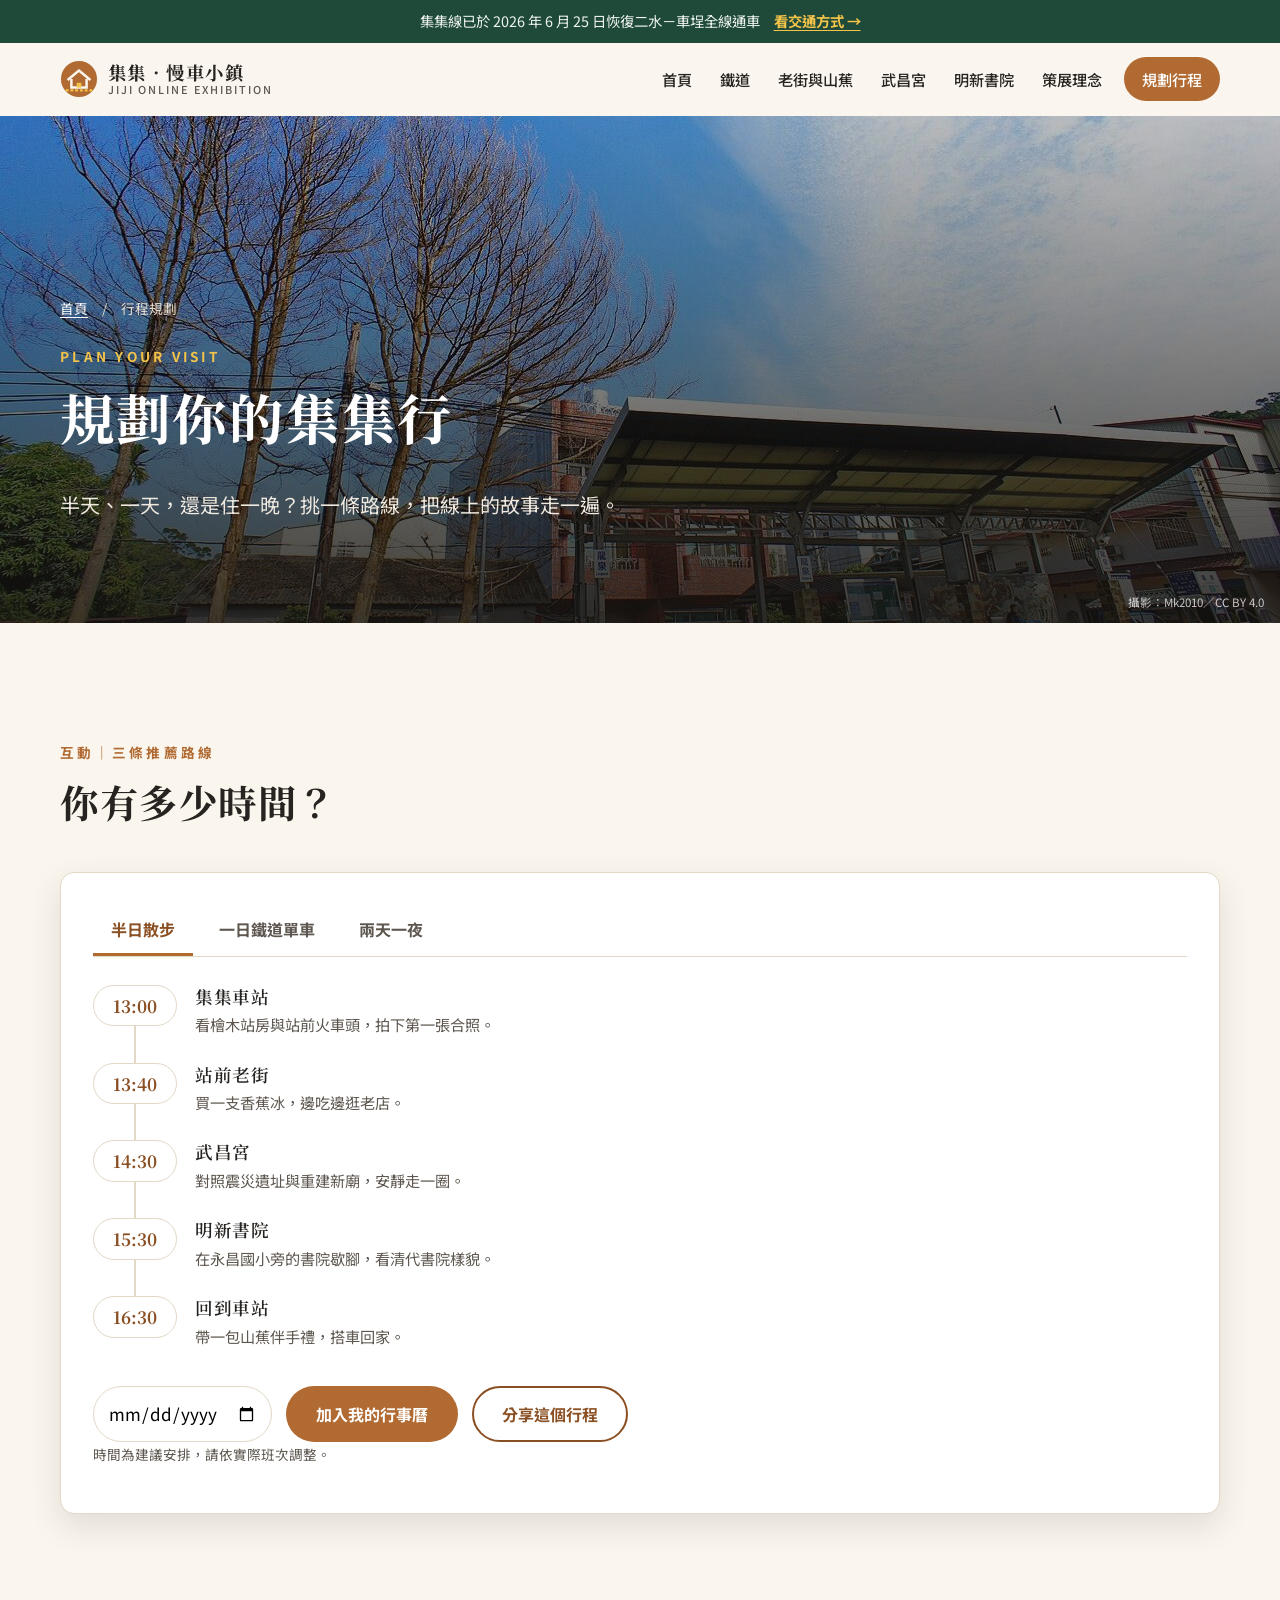
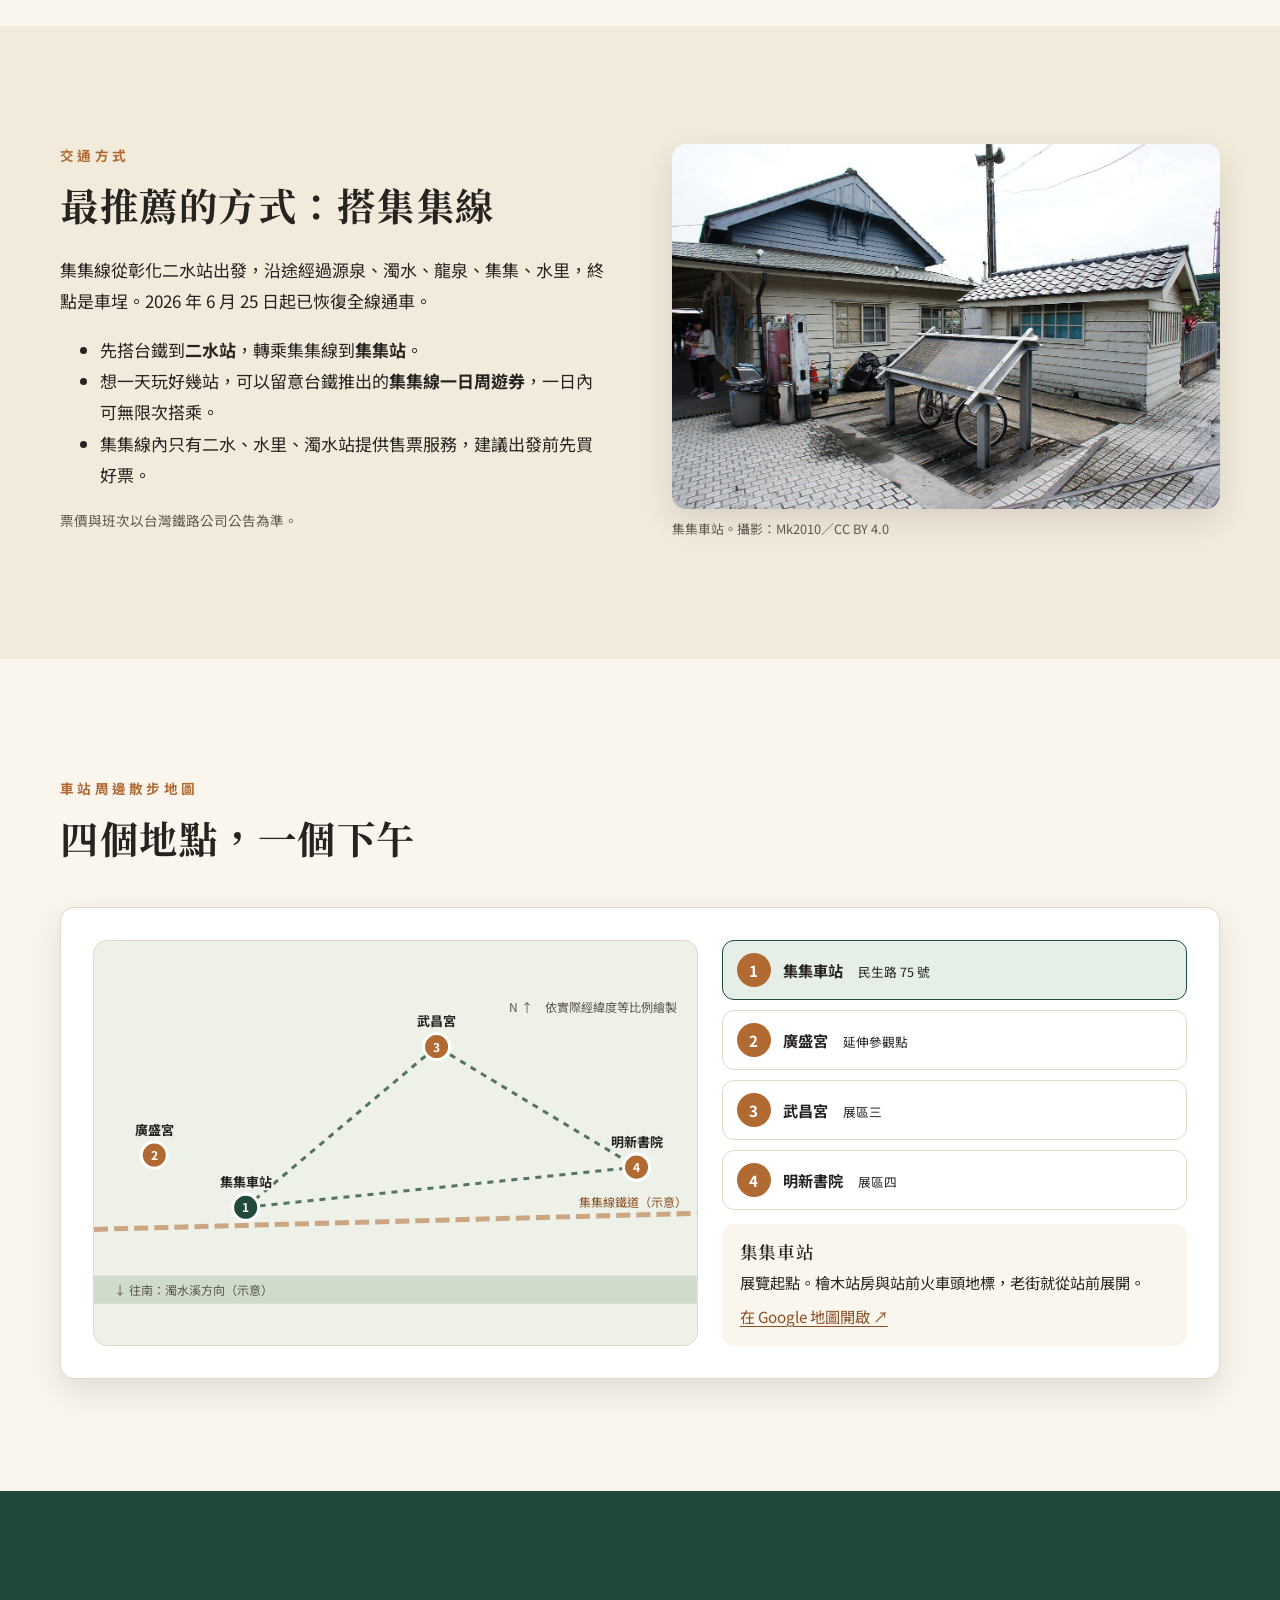
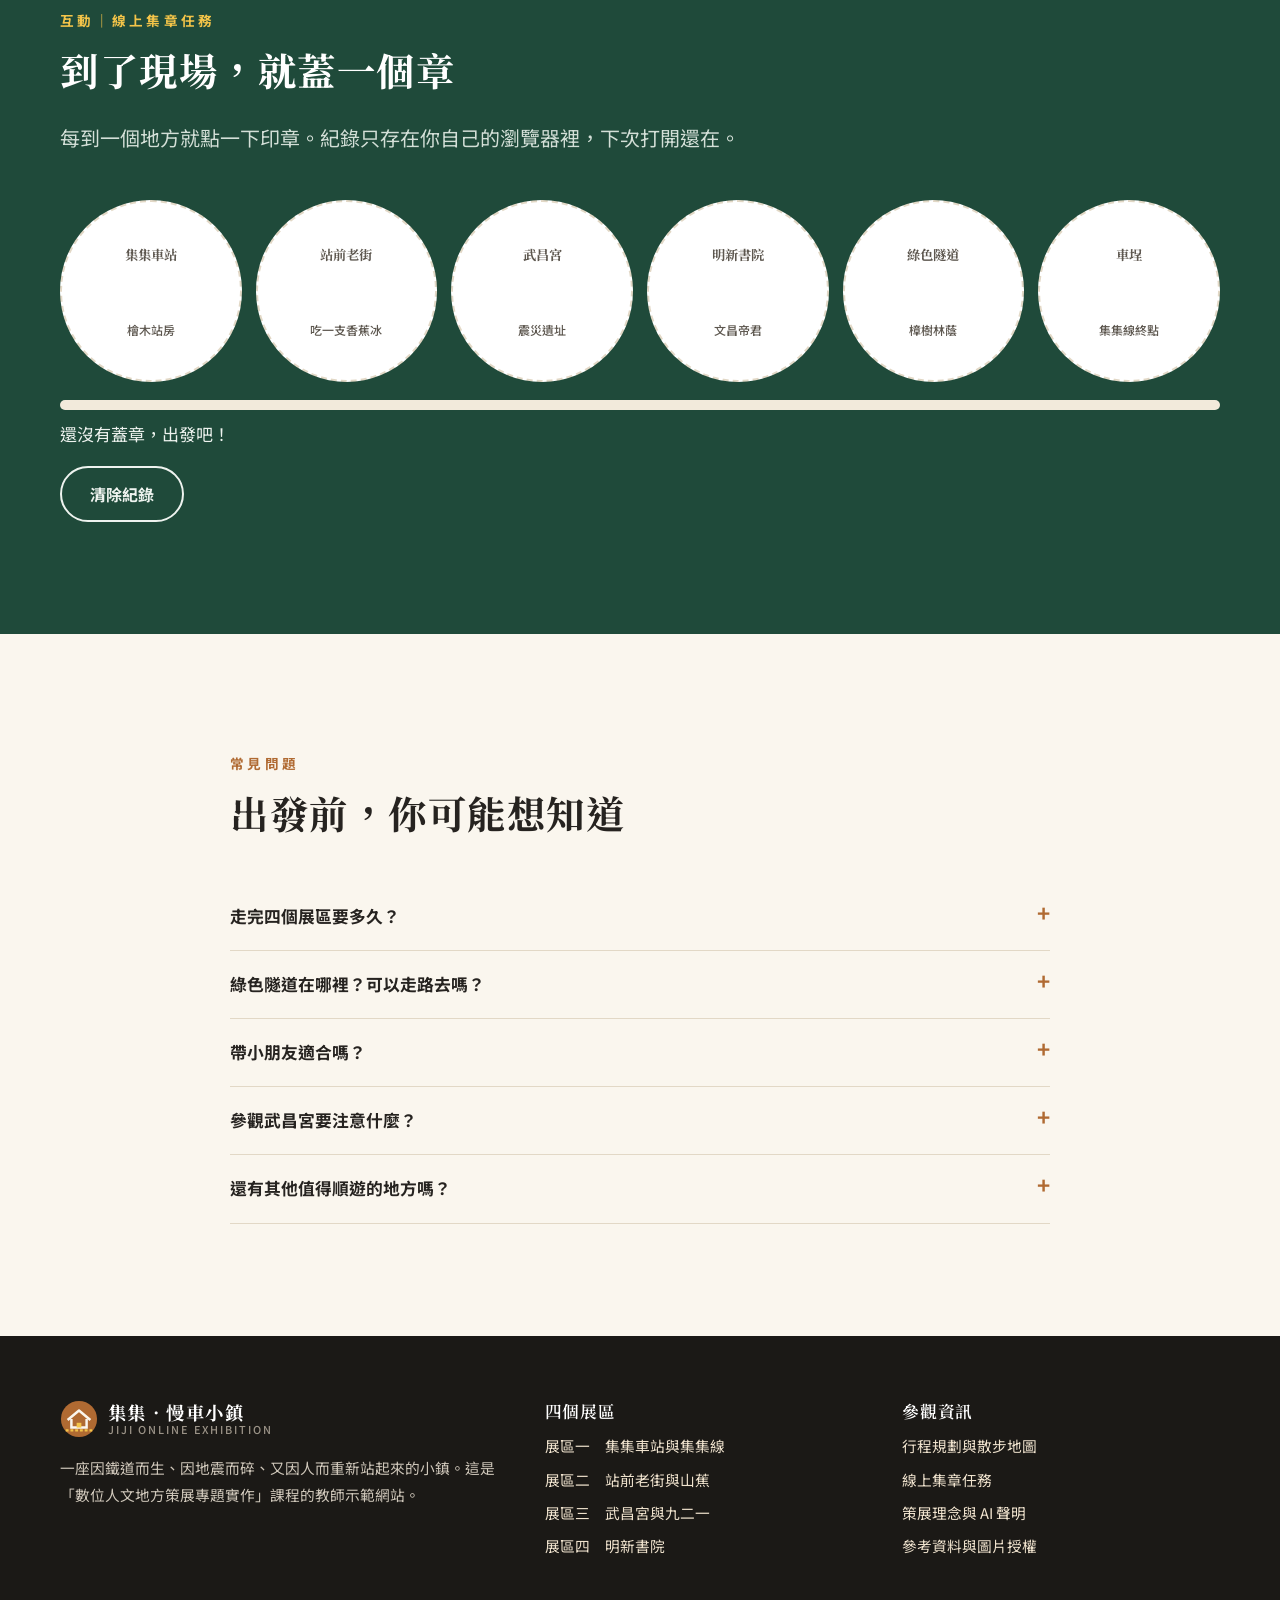
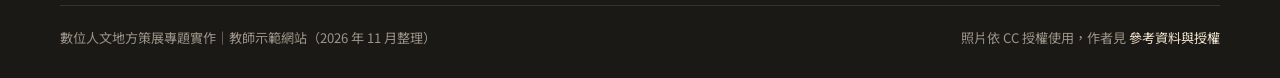
<file: plan.html>
<!DOCTYPE html>
<html lang="zh-Hant-TW" class="no-js">
<head>
  <meta charset="UTF-8">
  <meta name="viewport" content="width=device-width, initial-scale=1">
  <title>行程規劃與集章任務｜集集．慢車上的百年小鎮</title>
  <meta name="description" content="集集一日遊怎麼排？半日散步、一日鐵道單車、兩天一夜三種路線，附交通方式、常見問題與線上集章任務。">
  <meta name="theme-color" content="#1f4a3a">
  <!-- 社群分享預覽：網站發布後，把 og:image 改成完整網址（https://帳號.github.io/repo名稱/images/...） -->
  <meta property="og:type" content="website">
  <meta property="og:title" content="行程規劃與集章任務｜集集．慢車上的百年小鎮">
  <meta property="og:description" content="集集一日遊怎麼排？半日散步、一日鐵道單車、兩天一夜三種路線，附交通方式、常見問題與線上集章任務。">
  <meta property="og:image" content="images/longquan-station.jpg">
  <link rel="icon" href="data:image/svg+xml,%3Csvg xmlns='http://www.w3.org/2000/svg' viewBox='0 0 40 40'%3E%3Ccircle cx='20' cy='20' r='19' fill='%23b06a32'/%3E%3Cpath d='M8 21 20 11l12 10M12 20v9h16v-9' fill='none' stroke='%23faf6ee' stroke-width='2.6'/%3E%3C/svg%3E">
  <link rel="preconnect" href="https://fonts.googleapis.com">
  <link rel="preconnect" href="https://fonts.gstatic.com" crossorigin>
  <link rel="stylesheet" href="https://fonts.googleapis.com/css2?family=Noto+Sans+TC:wght@400;500;700&family=Noto+Serif+TC:wght@600;700&display=swap">
  <link rel="stylesheet" href="css/style.css">
</head>
<body>
  <a class="skip-link" href="#main">跳到主要內容</a>
  <div class="announce">集集線已於 2026 年 6 月 25 日恢復二水－車埕全線通車　<a href="plan.html#getting-there">看交通方式 →</a></div>
  <header class="site-header">
    <nav class="nav container" aria-label="主選單">
      <a class="brand" href="index.html"><svg class="brand-mark" viewBox="0 0 40 40" aria-hidden="true"><circle cx="20" cy="20" r="19" fill="#b06a32"/><path d="M8 21 20 11l12 10" fill="none" stroke="#faf6ee" stroke-width="2.6" stroke-linejoin="round"/><path d="M12 20v9h16v-9" fill="none" stroke="#faf6ee" stroke-width="2.6"/><path d="M17.5 29v-5h5v5" fill="#f3c449"/><path d="M6 32h28" stroke="#f3c449" stroke-width="2.2" stroke-dasharray="3 2"/></svg><span class="brand-text">集集．慢車小鎮<small>JIJI ONLINE EXHIBITION</small></span></a>
      <button class="menu-toggle" type="button" aria-expanded="false" aria-controls="nav-links" aria-label="開啟選單"><span></span><span></span><span></span></button>
      <ul class="nav-links" id="nav-links">
          <li><a href="index.html">首頁</a></li>
          <li><a href="railway.html">鐵道</a></li>
          <li><a href="street.html">老街與山蕉</a></li>
          <li><a href="wuchang.html">武昌宮</a></li>
          <li><a href="mingxin.html">明新書院</a></li>
          <li><a href="about.html">策展理念</a></li>
          <li class="nav-cta"><a href="plan.html" aria-current="page">規劃行程</a></li>
      </ul>
    </nav>
  </header>

  <main id="main">
    <section class="page-hero">
      <img src="images/longquan-station.jpg" alt="集集線龍泉車站的月台、站牌與鐵軌">
      <div class="container">
        <p class="breadcrumb"><a href="index.html">首頁</a>　/　行程規劃</p>
        <span class="eyebrow">PLAN YOUR VISIT</span>
        <h1>規劃你的集集行</h1>
        <p class="lead">半天、一天，還是住一晚？挑一條路線，把線上的故事走一遍。</p>
      </div>
      <span class="hero-credit">攝影：Mk2010／CC BY 4.0</span>
    </section>

    <section class="section">
      <div class="container">
        <div class="section-head reveal">
          <span class="eyebrow">互動｜三條推薦路線</span>
          <h2>你有多少時間？</h2>
        </div>
        <div class="panel reveal">
          <div class="tabs" role="tablist" aria-label="推薦路線">
            <button class="tab" role="tab" id="tab-1" aria-controls="panel-1" aria-selected="true">半日散步</button>
            <button class="tab" role="tab" id="tab-2" aria-controls="panel-2" aria-selected="false" tabindex="-1">一日鐵道單車</button>
            <button class="tab" role="tab" id="tab-3" aria-controls="panel-3" aria-selected="false" tabindex="-1">兩天一夜</button>
          </div>
          <div class="tabpanel" role="tabpanel" id="panel-1" aria-labelledby="tab-1"><ol class="route"><li><time>13:00</time><div><h3>集集車站</h3><p>看檜木站房與站前火車頭，拍下第一張合照。</p></div></li><li><time>13:40</time><div><h3>站前老街</h3><p>買一支香蕉冰，邊吃邊逛老店。</p></div></li><li><time>14:30</time><div><h3>武昌宮</h3><p>對照震災遺址與重建新廟，安靜走一圈。</p></div></li><li><time>15:30</time><div><h3>明新書院</h3><p>在永昌國小旁的書院歇腳，看清代書院樣貌。</p></div></li><li><time>16:30</time><div><h3>回到車站</h3><p>帶一包山蕉伴手禮，搭車回家。</p></div></li></ol></div>
          <div class="tabpanel" role="tabpanel" id="panel-2" aria-labelledby="tab-2" hidden><ol class="route"><li><time>09:30</time><div><h3>集集車站</h3><p>出站租一台腳踏車，展開單車行程。</p></div></li><li><time>10:00</time><div><h3>綠色隧道</h3><p>沿 152 縣道騎進 4.5 公里的樟樹林蔭，運氣好會遇見火車經過。</p></div></li><li><time>11:30</time><div><h3>老街午餐</h3><p>回到站前老街吃午餐、買香蕉點心。</p></div></li><li><time>13:00</time><div><h3>武昌宮 → 明新書院</h3><p>下午走完展區三、四。</p></div></li><li><time>15:00</time><div><h3>搭集集線往車埕</h3><p>到終點站車埕，感受木業與鐵道小鎮的風景。</p></div></li><li><time>17:00</time><div><h3>賦歸</h3><p>從車埕或水里搭車回程。</p></div></li></ol></div>
          <div class="tabpanel" role="tabpanel" id="panel-3" aria-labelledby="tab-3" hidden><ol class="route"><li><time>第一天</time><div><h3>集集慢遊</h3><p>上午騎綠色隧道，下午走完四個展區，晚上住在集集。</p></div></li><li><time>第二天上午</time><div><h3>早晨的小鎮</h3><p>趁遊客還沒來，再看一次車站與書院的晨光。</p></div></li><li><time>第二天下午</time><div><h3>車埕</h3><p>搭集集線到終點站車埕，把整條鐵道玩完。</p></div></li></ol></div>
          <div class="btn-row" style="margin-top:12px">
            <label class="visually-hidden" for="visit-date">出發日期</label>
            <input type="date" id="visit-date" style="font:inherit;padding:10px 14px;border-radius:999px;border:1px solid var(--line);min-height:48px">
            <button class="btn btn-primary" type="button" id="add-calendar">加入我的行事曆</button>
            <button class="btn btn-ghost" style="color:var(--hinoki-dark)" type="button" data-share>分享這個行程</button>
          </div>
          <p class="note">時間為建議安排，請依實際班次調整。</p>
        </div>
      </div>
    </section>

    <section class="section alt" id="getting-there">
      <div class="container grid-2">
        <div class="reveal">
          <span class="eyebrow">交通方式</span>
          <h2>最推薦的方式：搭集集線</h2>
          <p>集集線從彰化二水站出發，沿途經過源泉、濁水、龍泉、集集、水里，終點是車埕。2026 年 6 月 25 日起已恢復全線通車。</p>
          <ul>
            <li>先搭台鐵到<strong>二水站</strong>，轉乘集集線到<strong>集集站</strong>。</li>
            <li>想一天玩好幾站，可以留意台鐵推出的<strong>集集線一日周遊券</strong>，一日內可無限次搭乘。</li>
            <li>集集線內只有二水、水里、濁水站提供售票服務，建議出發前先買好票。</li>
          </ul>
          <p class="note">票價與班次以台灣鐵路公司公告為準。</p>
        </div>
        <div class="reveal"><figure><div class="photo"><img src="images/jiji-station-right.jpg" alt="集集車站的木造站房側面與月台出入口" loading="lazy"></div><figcaption>集集車站。攝影：Mk2010／CC BY 4.0</figcaption></figure></div>
      </div>
    </section>

    <section class="section">
      <div class="container">
        <div class="section-head reveal">
          <span class="eyebrow">車站周邊散步地圖</span>
          <h2>四個地點，一個下午</h2>
        </div>
        <div class="panel reveal">
        <div class="walk-map">
          <svg class="map-svg" viewBox="0 0 600 320" role="img" aria-labelledby="map-title2">
            <title id="map-title2">集集車站周邊散步示意圖：車站、廣盛宮、武昌宮、明新書院</title>
            <rect x="0" y="292" width="600" height="28" fill="#cfdccc"/>
            <text x="20" y="311" font-size="12" fill="#5d574f">↓ 往南：濁水溪方向（示意）</text>
            <path d="M0 246 L600 230" stroke="#b06a32" stroke-width="5" stroke-dasharray="14 6" fill="none" opacity=".55"/>
            <text x="590" y="224" text-anchor="end" font-size="12" fill="#8a4f22">集集線鐵道（示意）</text>
            <path d="M151 224 L341 64 L540 184 L151 224" fill="none" stroke="#1f4a3a" stroke-width="3" stroke-dasharray="6 6" opacity=".75"/>
            <g class="map-point active" data-i="0" tabindex="0" role="button" aria-label="集集車站"><circle class="pin" cx="151" cy="224" r="13"/><text x="151" y="229" text-anchor="middle" fill="#fff" style="stroke:none;fill:#fff;font-size:12px">1</text><text x="151" y="204" text-anchor="middle">集集車站</text></g><g class="map-point" data-i="1" tabindex="0" role="button" aria-label="廣盛宮"><circle class="pin" cx="60" cy="172" r="13"/><text x="60" y="177" text-anchor="middle" fill="#fff" style="stroke:none;fill:#fff;font-size:12px">2</text><text x="60" y="152" text-anchor="middle">廣盛宮</text></g><g class="map-point" data-i="2" tabindex="0" role="button" aria-label="武昌宮"><circle class="pin" cx="341" cy="64" r="13"/><text x="341" y="69" text-anchor="middle" fill="#fff" style="stroke:none;fill:#fff;font-size:12px">3</text><text x="341" y="44" text-anchor="middle">武昌宮</text></g><g class="map-point" data-i="3" tabindex="0" role="button" aria-label="明新書院"><circle class="pin" cx="540" cy="184" r="13"/><text x="540" y="189" text-anchor="middle" fill="#fff" style="stroke:none;fill:#fff;font-size:12px">4</text><text x="540" y="164" text-anchor="middle">明新書院</text></g>
            <text x="580" y="30" text-anchor="end" font-size="12" fill="#5d574f">N ↑　依實際經緯度等比例繪製</text>
          </svg>
          <div>
            <ul class="map-list">
              <li><button type="button" data-i="0" aria-pressed="true"><span class="num">1</span><span><strong>集集車站</strong>　<small>民生路 75 號</small></span></button></li>
              <li><button type="button" data-i="1" aria-pressed="false"><span class="num">2</span><span><strong>廣盛宮</strong>　<small>延伸參觀點</small></span></button></li>
              <li><button type="button" data-i="2" aria-pressed="false"><span class="num">3</span><span><strong>武昌宮</strong>　<small>展區三</small></span></button></li>
              <li><button type="button" data-i="3" aria-pressed="false"><span class="num">4</span><span><strong>明新書院</strong>　<small>展區四</small></span></button></li>
            </ul>
            <div class="map-detail" aria-live="polite" id="map-detail2"></div>
          </div>
        </div>
        <script type="application/json" id="map-data2">[{"name": "集集車站", "text": "展覽起點。檜木站房與站前火車頭地標，老街就從站前展開。", "tag": "民生路 75 號", "lat": 23.826179, "lon": 120.785104, "dist": ""}, {"name": "廣盛宮", "text": "集集鎮內的媽祖廟，可在出發前或回程時順道參拜。", "tag": "延伸參觀點", "lat": 23.827878, "lon": 120.781711, "dist": "距集集車站直線約 393 公尺"}, {"name": "武昌宮", "text": "九二一倒塌的舊廟原址保存，新廟就在一旁。", "tag": "展區三", "lat": 23.831361, "lon": 120.792222, "dist": "距集集車站直線約 925 公尺"}, {"name": "明新書院", "text": "1885 年創建的書院，位在永昌國小校園內。", "tag": "展區四", "lat": 23.827472, "lon": 120.799639, "dist": "距集集車站直線約 1485 公尺"}]</script>
        </div>
      </div>
    </section>

    <section class="section dark" id="stamps">
      <div class="container">
        <div class="section-head reveal">
          <span class="eyebrow">互動｜線上集章任務</span>
          <h2>到了現場，就蓋一個章</h2>
          <p class="lead">每到一個地方就點一下印章。紀錄只存在你自己的瀏覽器裡，下次打開還在。</p>
        </div>
        <div class="stamps reveal">
          <button type="button" class="stamp" data-stamp="station" aria-pressed="false">集集車站<small>檜木站房</small></button>
          <button type="button" class="stamp" data-stamp="street" aria-pressed="false">站前老街<small>吃一支香蕉冰</small></button>
          <button type="button" class="stamp" data-stamp="wuchang" aria-pressed="false">武昌宮<small>震災遺址</small></button>
          <button type="button" class="stamp" data-stamp="mingxin" aria-pressed="false">明新書院<small>文昌帝君</small></button>
          <button type="button" class="stamp" data-stamp="tunnel" aria-pressed="false">綠色隧道<small>樟樹林蔭</small></button>
          <button type="button" class="stamp" data-stamp="checheng" aria-pressed="false">車埕<small>集集線終點</small></button>
        </div>
        <div class="progress" aria-hidden="true"><span id="stamp-bar"></span></div>
        <p id="stamp-text" aria-live="polite">還沒有蓋章，出發吧！</p>
        <button type="button" class="btn btn-ghost" id="stamp-reset">清除紀錄</button>
      </div>
    </section>

    <section class="section">
      <div class="container" style="max-width:820px">
        <div class="section-head reveal">
          <span class="eyebrow">常見問題</span>
          <h2>出發前，你可能想知道</h2>
        </div>
        <div class="faq reveal">
          <details><summary>走完四個展區要多久？</summary><p>從車站出發，依序走到武昌宮、明新書院再回車站，直線距離合計約 3.3 公里，加上參觀時間，半天就很充裕。</p></details>
          <details><summary>綠色隧道在哪裡？可以走路去嗎？</summary><p>綠色隧道位在名間鄉與集集鎮之間的 152 縣道，全長約 4.5 公里，兩旁是民國 29 年種下的上千棵樟樹。路程較長，建議在集集或龍泉站附近租腳踏車前往。</p></details>
          <details><summary>帶小朋友適合嗎？</summary><p>很適合。車站前的火車頭、老街的香蕉點心、書院裡的文昌帝君都很受孩子歡迎；線上集章任務也可以當成親子小遊戲。</p></details>
          <details><summary>參觀武昌宮要注意什麼？</summary><p>震災遺址是紀念場所，也是信徒的信仰空間。請保持安靜、不要攀爬倒塌的結構，拍照時也請留意其他參拜的人。</p></details>
          <details><summary>還有其他值得順遊的地方嗎？</summary><p>可以搭集集線到終點站車埕，或順遊集集的軍史公園、農業部生物多樣性研究所（舊稱特有生物研究保育中心）。</p></details>
        </div>
      </div>
    </section>
  </main>

  <footer class="site-footer">
    <div class="container">
      <div class="footer-grid">
        <div>
          <a class="brand" href="index.html" style="color:#fff"><svg class="brand-mark" viewBox="0 0 40 40" aria-hidden="true"><circle cx="20" cy="20" r="19" fill="#b06a32"/><path d="M8 21 20 11l12 10" fill="none" stroke="#faf6ee" stroke-width="2.6" stroke-linejoin="round"/><path d="M12 20v9h16v-9" fill="none" stroke="#faf6ee" stroke-width="2.6"/><path d="M17.5 29v-5h5v5" fill="#f3c449"/><path d="M6 32h28" stroke="#f3c449" stroke-width="2.2" stroke-dasharray="3 2"/></svg><span class="brand-text">集集．慢車小鎮<small style="color:#9b9387">JIJI ONLINE EXHIBITION</small></span></a>
          <p style="margin-top:16px">一座因鐵道而生、因地震而碎、又因人而重新站起來的小鎮。這是「數位人文地方策展專題實作」課程的教師示範網站。</p>
        </div>
        <div>
          <h3>四個展區</h3>
          <ul>
            <li><a href="railway.html">展區一　集集車站與集集線</a></li>
            <li><a href="street.html">展區二　站前老街與山蕉</a></li>
            <li><a href="wuchang.html">展區三　武昌宮與九二一</a></li>
            <li><a href="mingxin.html">展區四　明新書院</a></li>
          </ul>
        </div>
        <div>
          <h3>參觀資訊</h3>
          <ul>
            <li><a href="plan.html">行程規劃與散步地圖</a></li>
            <li><a href="plan.html#stamps">線上集章任務</a></li>
            <li><a href="about.html">策展理念與 AI 聲明</a></li>
            <li><a href="sources.html">參考資料與圖片授權</a></li>
          </ul>
        </div>
      </div>
      <div class="footer-bottom">
        <span>數位人文地方策展專題實作｜教師示範網站（2026 年 11 月整理）</span>
        <span>照片依 CC 授權使用，作者見 <a href="sources.html">參考資料與授權</a></span>
      </div>
    </div>
  </footer>
  <button class="back-top" type="button" aria-label="回到頁首">↑</button>
  <div class="toast" role="status" aria-live="polite"></div>
  <script src="js/main.js"></script>
</body>
</html>
</file>
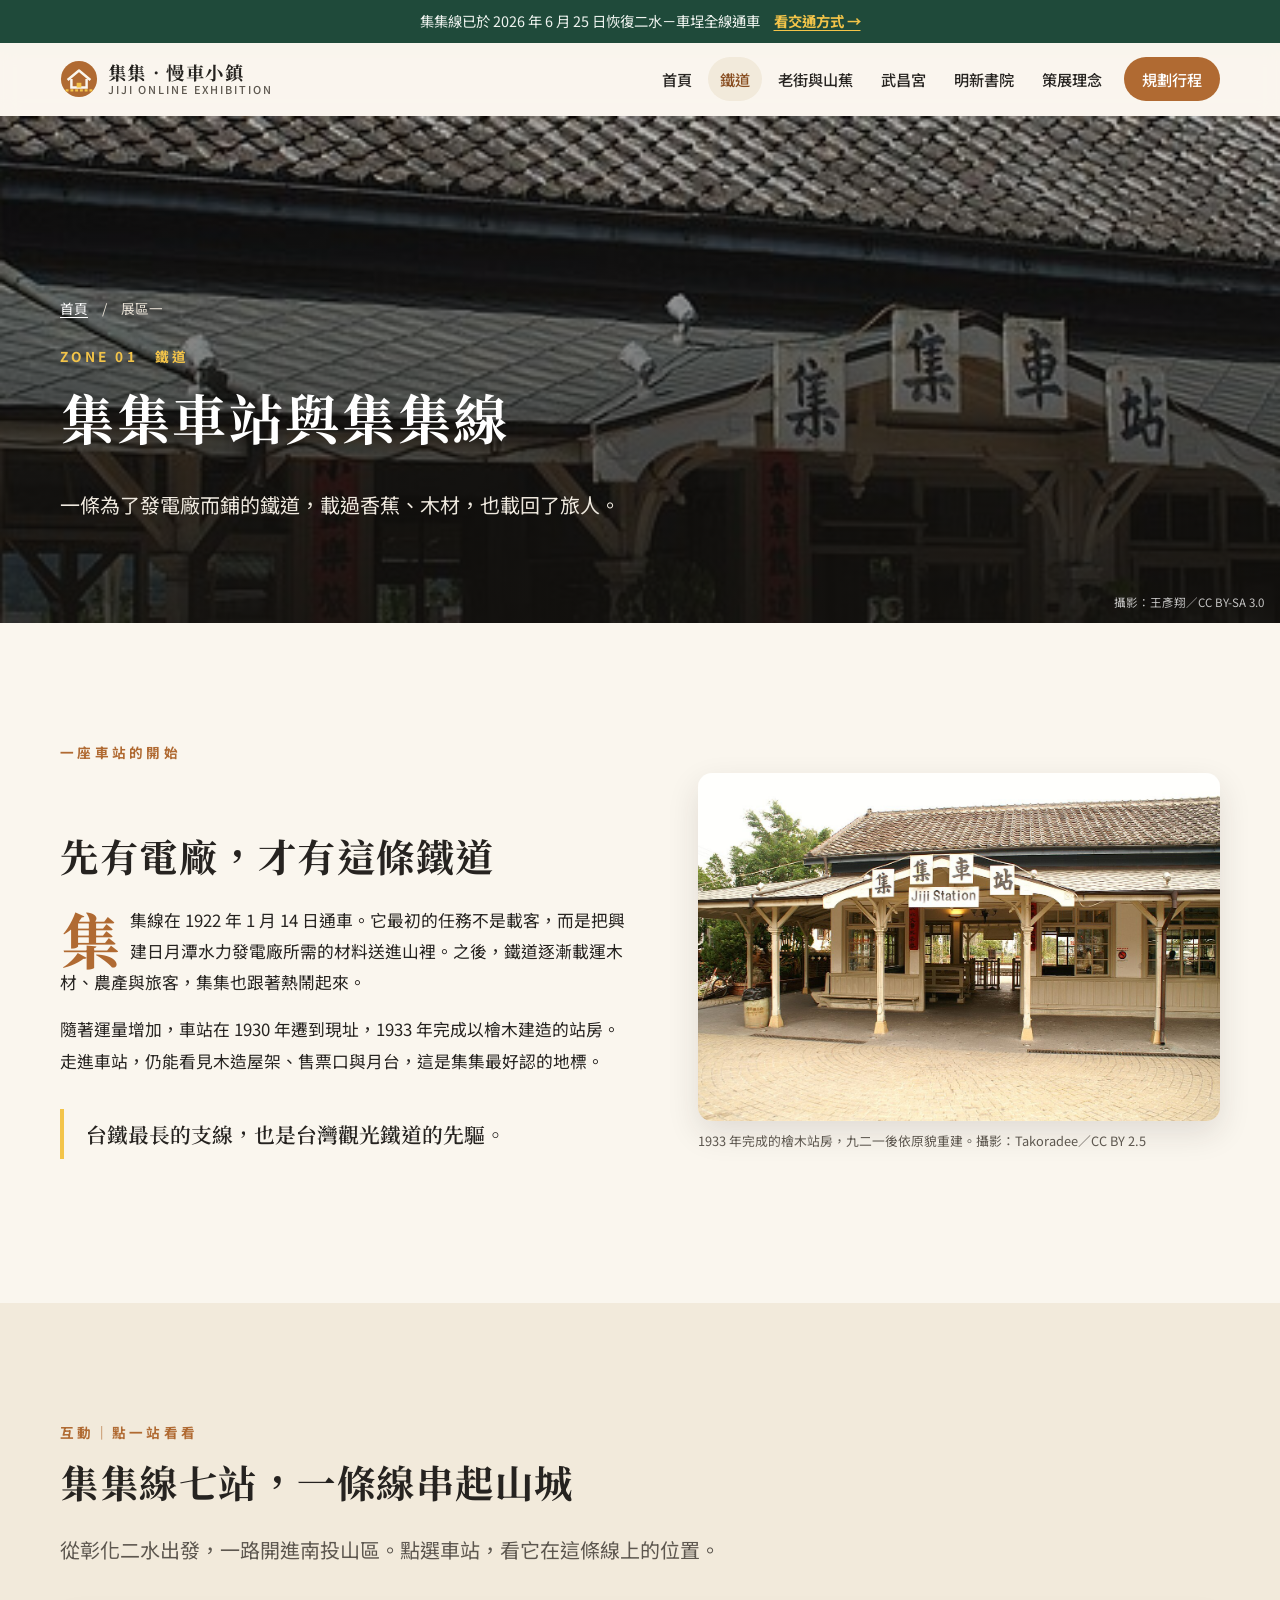
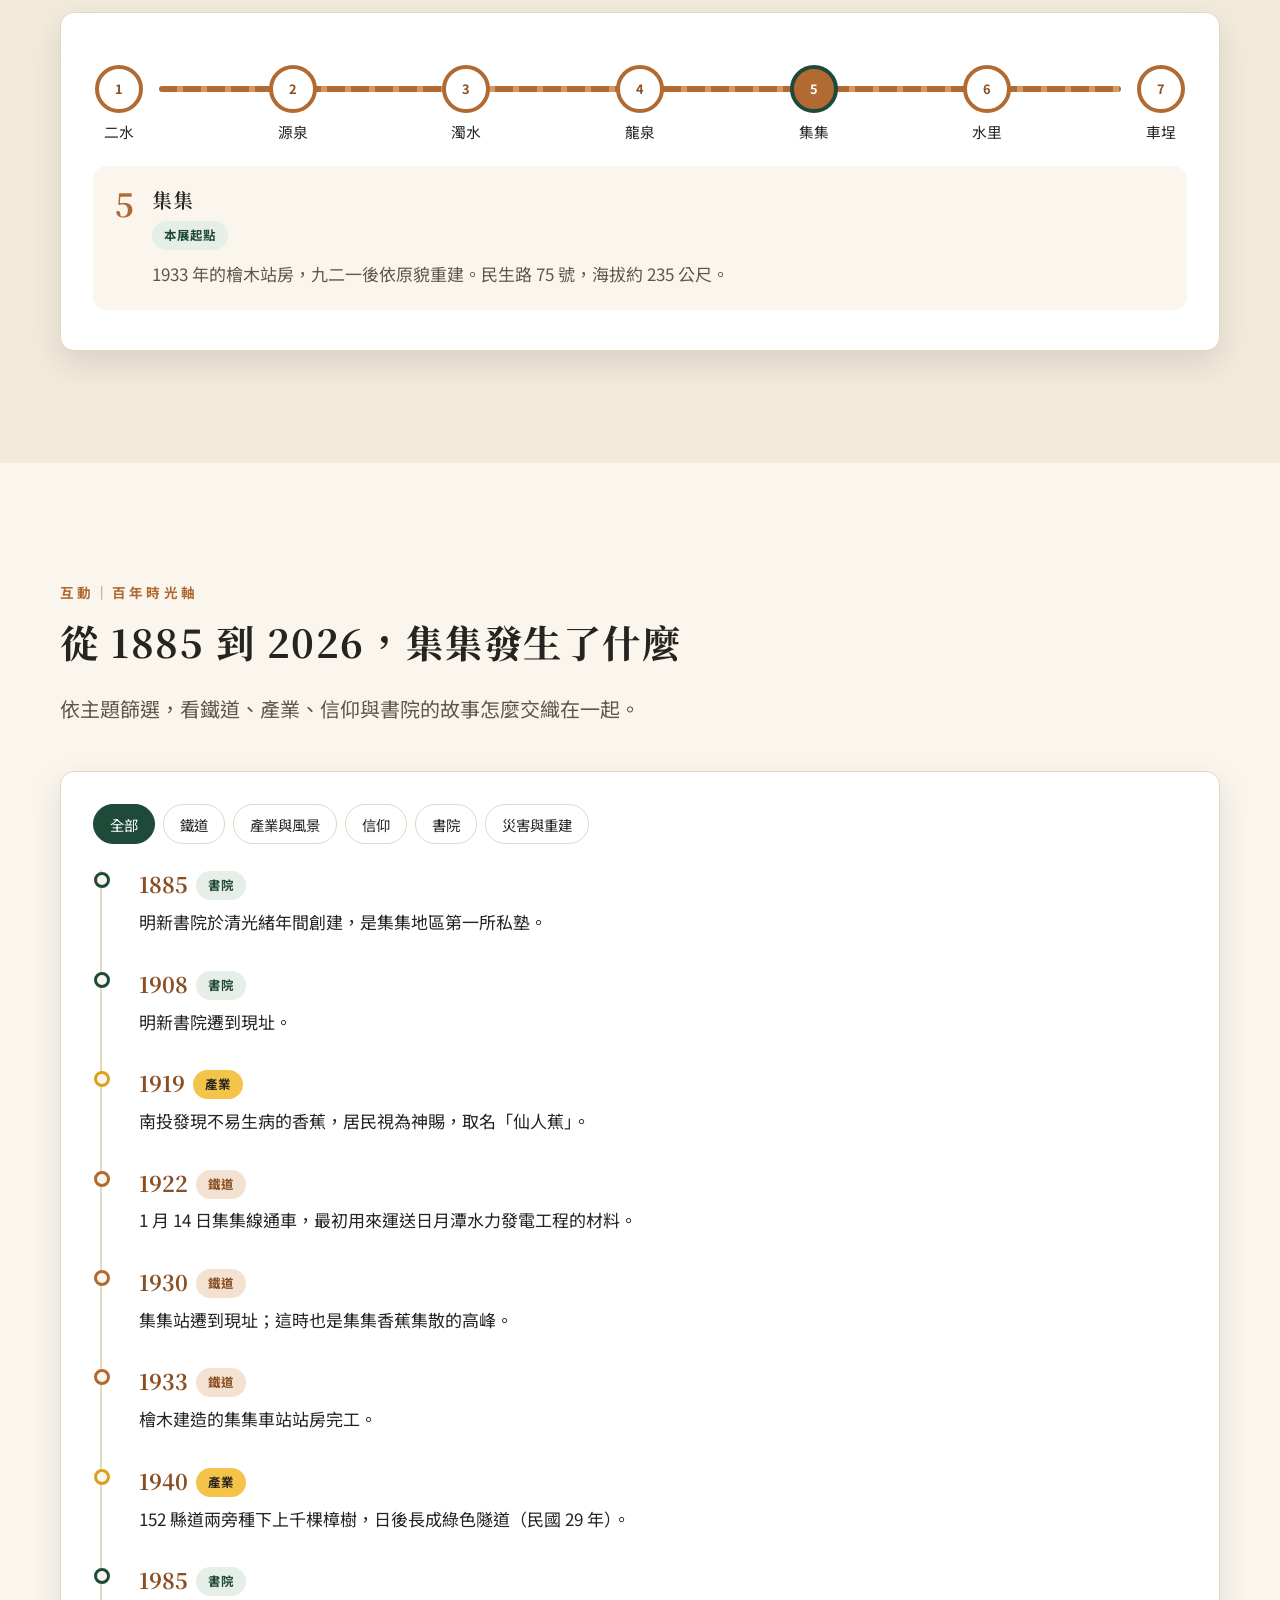
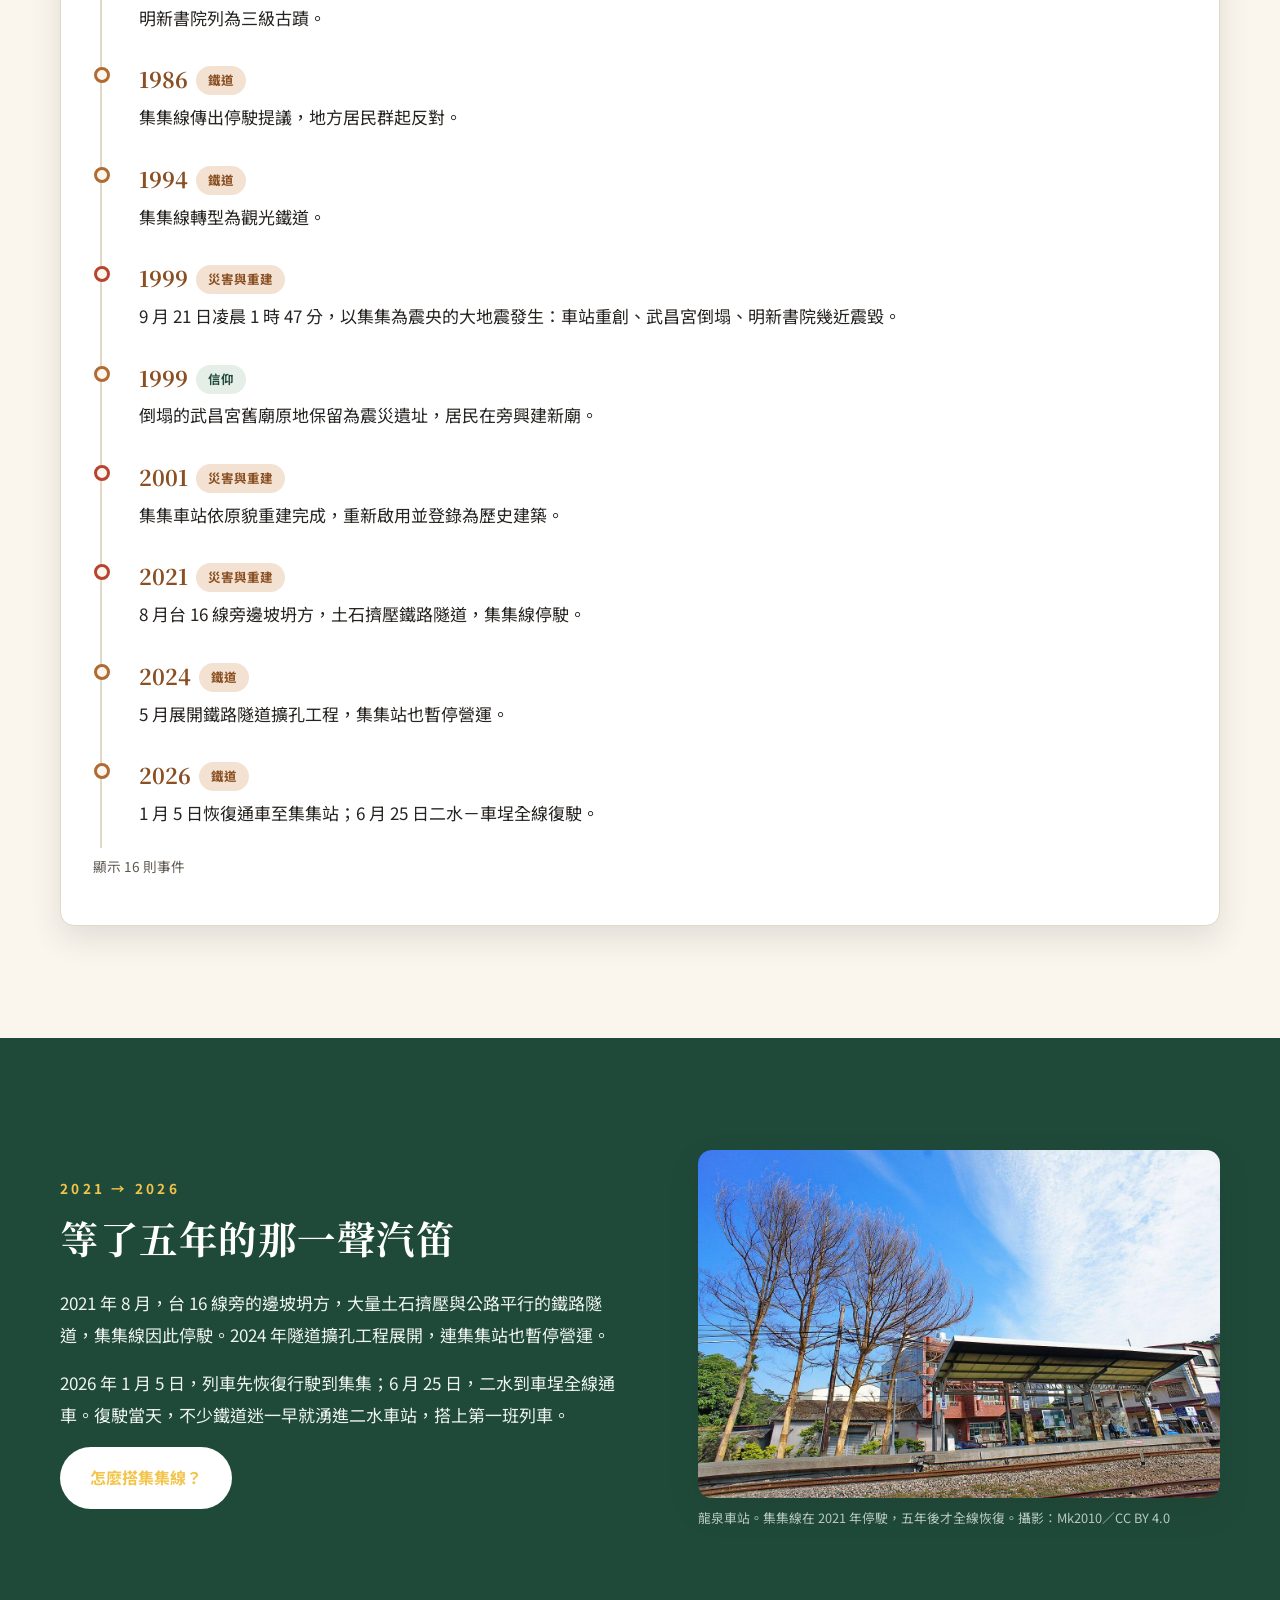
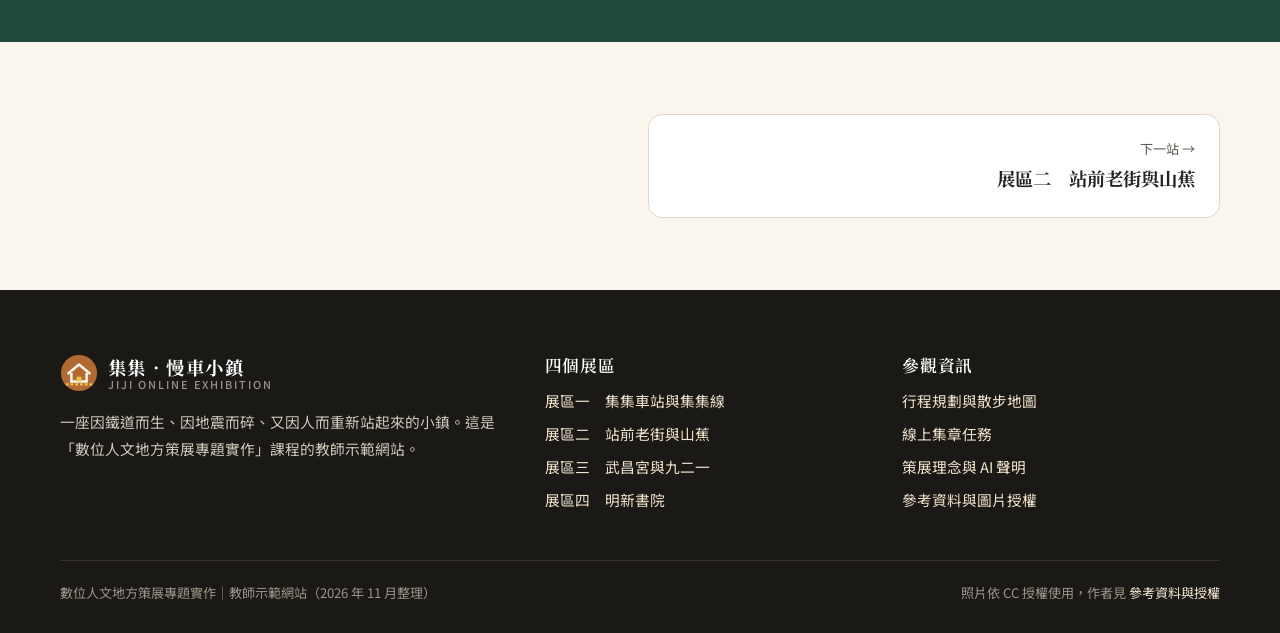
<file: railway.html>
<!DOCTYPE html>
<html lang="zh-Hant-TW" class="no-js">
<head>
  <meta charset="UTF-8">
  <meta name="viewport" content="width=device-width, initial-scale=1">
  <title>展區一　集集車站與集集線｜集集．慢車上的百年小鎮</title>
  <meta name="description" content="集集線 1922 年通車，最初為了運送日月潭水力發電工程材料；1933 年的檜木車站在九二一後依原貌重建。互動時光軸看集集百年。">
  <meta name="theme-color" content="#1f4a3a">
  <!-- 社群分享預覽：網站發布後，把 og:image 改成完整網址（https://帳號.github.io/repo名稱/images/...） -->
  <meta property="og:type" content="website">
  <meta property="og:title" content="展區一　集集車站與集集線｜集集．慢車上的百年小鎮">
  <meta property="og:description" content="集集線 1922 年通車，最初為了運送日月潭水力發電工程材料；1933 年的檜木車站在九二一後依原貌重建。互動時光軸看集集百年。">
  <meta property="og:image" content="images/jiji-station-front.jpg">
  <link rel="icon" href="data:image/svg+xml,%3Csvg xmlns='http://www.w3.org/2000/svg' viewBox='0 0 40 40'%3E%3Ccircle cx='20' cy='20' r='19' fill='%23b06a32'/%3E%3Cpath d='M8 21 20 11l12 10M12 20v9h16v-9' fill='none' stroke='%23faf6ee' stroke-width='2.6'/%3E%3C/svg%3E">
  <link rel="preconnect" href="https://fonts.googleapis.com">
  <link rel="preconnect" href="https://fonts.gstatic.com" crossorigin>
  <link rel="stylesheet" href="https://fonts.googleapis.com/css2?family=Noto+Sans+TC:wght@400;500;700&family=Noto+Serif+TC:wght@600;700&display=swap">
  <link rel="stylesheet" href="css/style.css">
</head>
<body>
  <a class="skip-link" href="#main">跳到主要內容</a>
  <div class="announce">集集線已於 2026 年 6 月 25 日恢復二水－車埕全線通車　<a href="plan.html#getting-there">看交通方式 →</a></div>
  <header class="site-header">
    <nav class="nav container" aria-label="主選單">
      <a class="brand" href="index.html"><svg class="brand-mark" viewBox="0 0 40 40" aria-hidden="true"><circle cx="20" cy="20" r="19" fill="#b06a32"/><path d="M8 21 20 11l12 10" fill="none" stroke="#faf6ee" stroke-width="2.6" stroke-linejoin="round"/><path d="M12 20v9h16v-9" fill="none" stroke="#faf6ee" stroke-width="2.6"/><path d="M17.5 29v-5h5v5" fill="#f3c449"/><path d="M6 32h28" stroke="#f3c449" stroke-width="2.2" stroke-dasharray="3 2"/></svg><span class="brand-text">集集．慢車小鎮<small>JIJI ONLINE EXHIBITION</small></span></a>
      <button class="menu-toggle" type="button" aria-expanded="false" aria-controls="nav-links" aria-label="開啟選單"><span></span><span></span><span></span></button>
      <ul class="nav-links" id="nav-links">
          <li><a href="index.html">首頁</a></li>
          <li><a href="railway.html" aria-current="page">鐵道</a></li>
          <li><a href="street.html">老街與山蕉</a></li>
          <li><a href="wuchang.html">武昌宮</a></li>
          <li><a href="mingxin.html">明新書院</a></li>
          <li><a href="about.html">策展理念</a></li>
          <li class="nav-cta"><a href="plan.html">規劃行程</a></li>
      </ul>
    </nav>
  </header>

  <main id="main">
    <section class="page-hero">
      <img src="images/jiji-station-banner.jpg" alt="集集車站檜木站房正面的橫幅照片">
      <div class="container">
        <p class="breadcrumb"><a href="index.html">首頁</a>　/　展區一</p>
        <span class="eyebrow">ZONE 01　鐵道</span>
        <h1>集集車站與集集線</h1>
        <p class="lead">一條為了發電廠而鋪的鐵道，載過香蕉、木材，也載回了旅人。</p>
      </div>
      <span class="hero-credit">攝影：王彥翔／CC BY-SA 3.0</span>
    </section>

    <section class="section">
      <div class="container split-feature">
        <div class="prose reveal">
          <span class="eyebrow">一座車站的開始</span>
          <h2>先有電廠，才有這條鐵道</h2>
          <p class="dropcap">集集線在 1922 年 1 月 14 日通車。它最初的任務不是載客，而是把興建日月潭水力發電廠所需的材料送進山裡。之後，鐵道逐漸載運木材、農產與旅客，集集也跟著熱鬧起來。</p>
          <p>隨著運量增加，車站在 1930 年遷到現址，1933 年完成以檜木建造的站房。走進車站，仍能看見木造屋架、售票口與月台，這是集集最好認的地標。</p>
          <div class="pullquote">台鐵最長的支線，也是台灣觀光鐵道的先驅。</div>
        </div>
        <div class="reveal"><figure><div class="photo"><img src="images/jiji-station-front.jpg" alt="集集車站木造站房與「集集車站」站牌" loading="lazy"></div><figcaption>1933 年完成的檜木站房，九二一後依原貌重建。攝影：Takoradee／CC BY 2.5</figcaption></figure></div>
      </div>
    </section>

    <section class="section alt">
      <div class="container">
        <div class="section-head reveal">
          <span class="eyebrow">互動｜點一站看看</span>
          <h2>集集線七站，一條線串起山城</h2>
          <p class="lead">從彰化二水出發，一路開進南投山區。點選車站，看它在這條線上的位置。</p>
        </div>
        <div class="panel reveal">
          <div class="line-map">
            <div class="line-track" role="group" aria-label="集集線車站">
            <button type="button" class="station-btn" aria-pressed="false" data-name="二水" data-tag="起點" data-text="在彰化轉乘縱貫線，集集線從這裡出發。"><span class="station-dot">1</span>二水</button>
            <button type="button" class="station-btn" aria-pressed="false" data-name="源泉" data-tag="彰化" data-text="離開二水後的第一站。"><span class="station-dot">2</span>源泉</button>
            <button type="button" class="station-btn" aria-pressed="false" data-name="濁水" data-tag="名間" data-text="集集線內少數有售票服務的車站之一。"><span class="station-dot">3</span>濁水</button>
            <button type="button" class="station-btn" aria-pressed="false" data-name="龍泉" data-tag="集集" data-text="綠色隧道就在附近，火車與樟樹並行。距集集站 4.4 公里。"><span class="station-dot">4</span>龍泉</button>
            <button type="button" class="station-btn is-jiji" aria-pressed="true" data-name="集集" data-tag="本展起點" data-text="1933 年的檜木站房，九二一後依原貌重建。民生路 75 號，海拔約 235 公尺。"><span class="station-dot">5</span>集集</button>
            <button type="button" class="station-btn" aria-pressed="false" data-name="水里" data-tag="水里" data-text="距集集站 7.3 公里，2026 年 6 月 25 日恢復通車。"><span class="station-dot">6</span>水里</button>
            <button type="button" class="station-btn" aria-pressed="false" data-name="車埕" data-tag="終點" data-text="木業與鐵道小鎮，終點站也是另一段旅程的起點。"><span class="station-dot">7</span>車埕</button>
            </div>
            <div class="station-info" aria-live="polite">
              <div class="big" id="st-no">5</div>
              <div><h3 id="st-name">集集</h3><p><span class="tag green" id="st-tag">本展起點</span></p><p id="st-text" style="margin-top:8px">1933 年的檜木站房，九二一後依原貌重建。民生路 75 號，海拔約 235 公尺。</p></div>
            </div>
          </div>
        </div>
      </div>
    </section>

    <section class="section" id="timeline">
      <div class="container">
        <div class="section-head reveal">
          <span class="eyebrow">互動｜百年時光軸</span>
          <h2>從 1885 到 2026，集集發生了什麼</h2>
          <p class="lead">依主題篩選，看鐵道、產業、信仰與書院的故事怎麼交織在一起。</p>
        </div>
        <div class="panel reveal">
          <div class="chip-row" role="group" aria-label="篩選主題">
            <button type="button" class="chip" data-filter="all" aria-pressed="true">全部</button>
            <button type="button" class="chip" data-filter="鐵道" aria-pressed="false">鐵道</button>
            <button type="button" class="chip" data-filter="產業" aria-pressed="false">產業與風景</button>
            <button type="button" class="chip" data-filter="信仰" aria-pressed="false">信仰</button>
            <button type="button" class="chip" data-filter="書院" aria-pressed="false">書院</button>
            <button type="button" class="chip" data-filter="災後" aria-pressed="false">災害與重建</button>
          </div>
          <ol class="timeline" id="timeline-list"></ol>
          <p class="note" id="tl-count" aria-live="polite"></p>
        </div>
      </div>
    </section>

    <section class="section dark">
      <div class="container split-feature reverse">
        <div class="reveal"><figure><div class="photo"><img src="images/longquan-station.jpg" alt="集集線龍泉車站的月台、站牌與鐵軌" loading="lazy"></div><figcaption>龍泉車站。集集線在 2021 年停駛，五年後才全線恢復。攝影：Mk2010／CC BY 4.0</figcaption></figure></div>
        <div class="reveal">
          <span class="eyebrow">2021 → 2026</span>
          <h2>等了五年的那一聲汽笛</h2>
          <p>2021 年 8 月，台 16 線旁的邊坡坍方，大量土石擠壓與公路平行的鐵路隧道，集集線因此停駛。2024 年隧道擴孔工程展開，連集集站也暫停營運。</p>
          <p>2026 年 1 月 5 日，列車先恢復行駛到集集；6 月 25 日，二水到車埕全線通車。復駛當天，不少鐵道迷一早就湧進二水車站，搭上第一班列車。</p>
          <a class="btn btn-light" href="plan.html#getting-there">怎麼搭集集線？</a>
        </div>
      </div>
    </section>
    <section class="section tight">
      <div class="container zone-nav"><span></span><a class="next" href="street.html"><small>下一站 →</small><strong>展區二　站前老街與山蕉</strong></a></div>
    </section>
  </main>

  <footer class="site-footer">
    <div class="container">
      <div class="footer-grid">
        <div>
          <a class="brand" href="index.html" style="color:#fff"><svg class="brand-mark" viewBox="0 0 40 40" aria-hidden="true"><circle cx="20" cy="20" r="19" fill="#b06a32"/><path d="M8 21 20 11l12 10" fill="none" stroke="#faf6ee" stroke-width="2.6" stroke-linejoin="round"/><path d="M12 20v9h16v-9" fill="none" stroke="#faf6ee" stroke-width="2.6"/><path d="M17.5 29v-5h5v5" fill="#f3c449"/><path d="M6 32h28" stroke="#f3c449" stroke-width="2.2" stroke-dasharray="3 2"/></svg><span class="brand-text">集集．慢車小鎮<small style="color:#9b9387">JIJI ONLINE EXHIBITION</small></span></a>
          <p style="margin-top:16px">一座因鐵道而生、因地震而碎、又因人而重新站起來的小鎮。這是「數位人文地方策展專題實作」課程的教師示範網站。</p>
        </div>
        <div>
          <h3>四個展區</h3>
          <ul>
            <li><a href="railway.html">展區一　集集車站與集集線</a></li>
            <li><a href="street.html">展區二　站前老街與山蕉</a></li>
            <li><a href="wuchang.html">展區三　武昌宮與九二一</a></li>
            <li><a href="mingxin.html">展區四　明新書院</a></li>
          </ul>
        </div>
        <div>
          <h3>參觀資訊</h3>
          <ul>
            <li><a href="plan.html">行程規劃與散步地圖</a></li>
            <li><a href="plan.html#stamps">線上集章任務</a></li>
            <li><a href="about.html">策展理念與 AI 聲明</a></li>
            <li><a href="sources.html">參考資料與圖片授權</a></li>
          </ul>
        </div>
      </div>
      <div class="footer-bottom">
        <span>數位人文地方策展專題實作｜教師示範網站（2026 年 11 月整理）</span>
        <span>照片依 CC 授權使用，作者見 <a href="sources.html">參考資料與授權</a></span>
      </div>
    </div>
  </footer>
  <button class="back-top" type="button" aria-label="回到頁首">↑</button>
  <div class="toast" role="status" aria-live="polite"></div>
  <script src="js/main.js"></script>
</body>
</html>
</file>
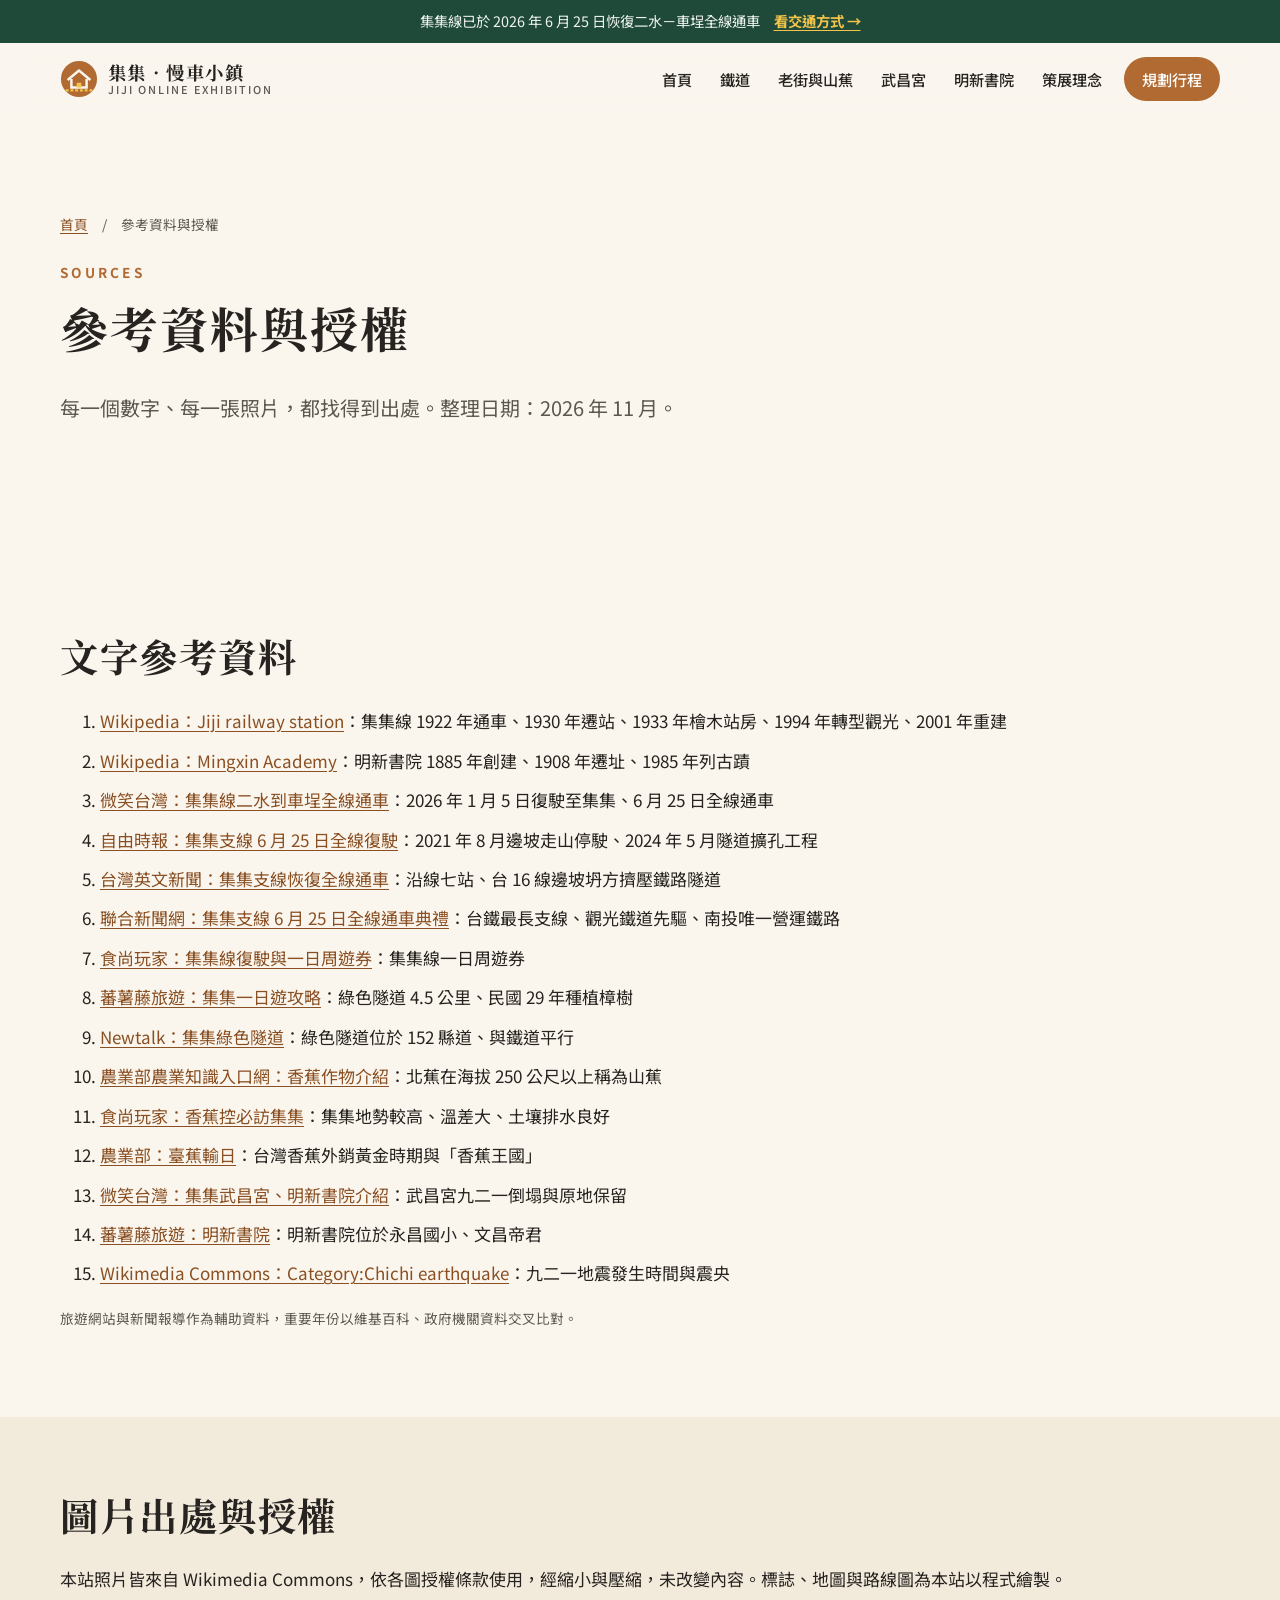
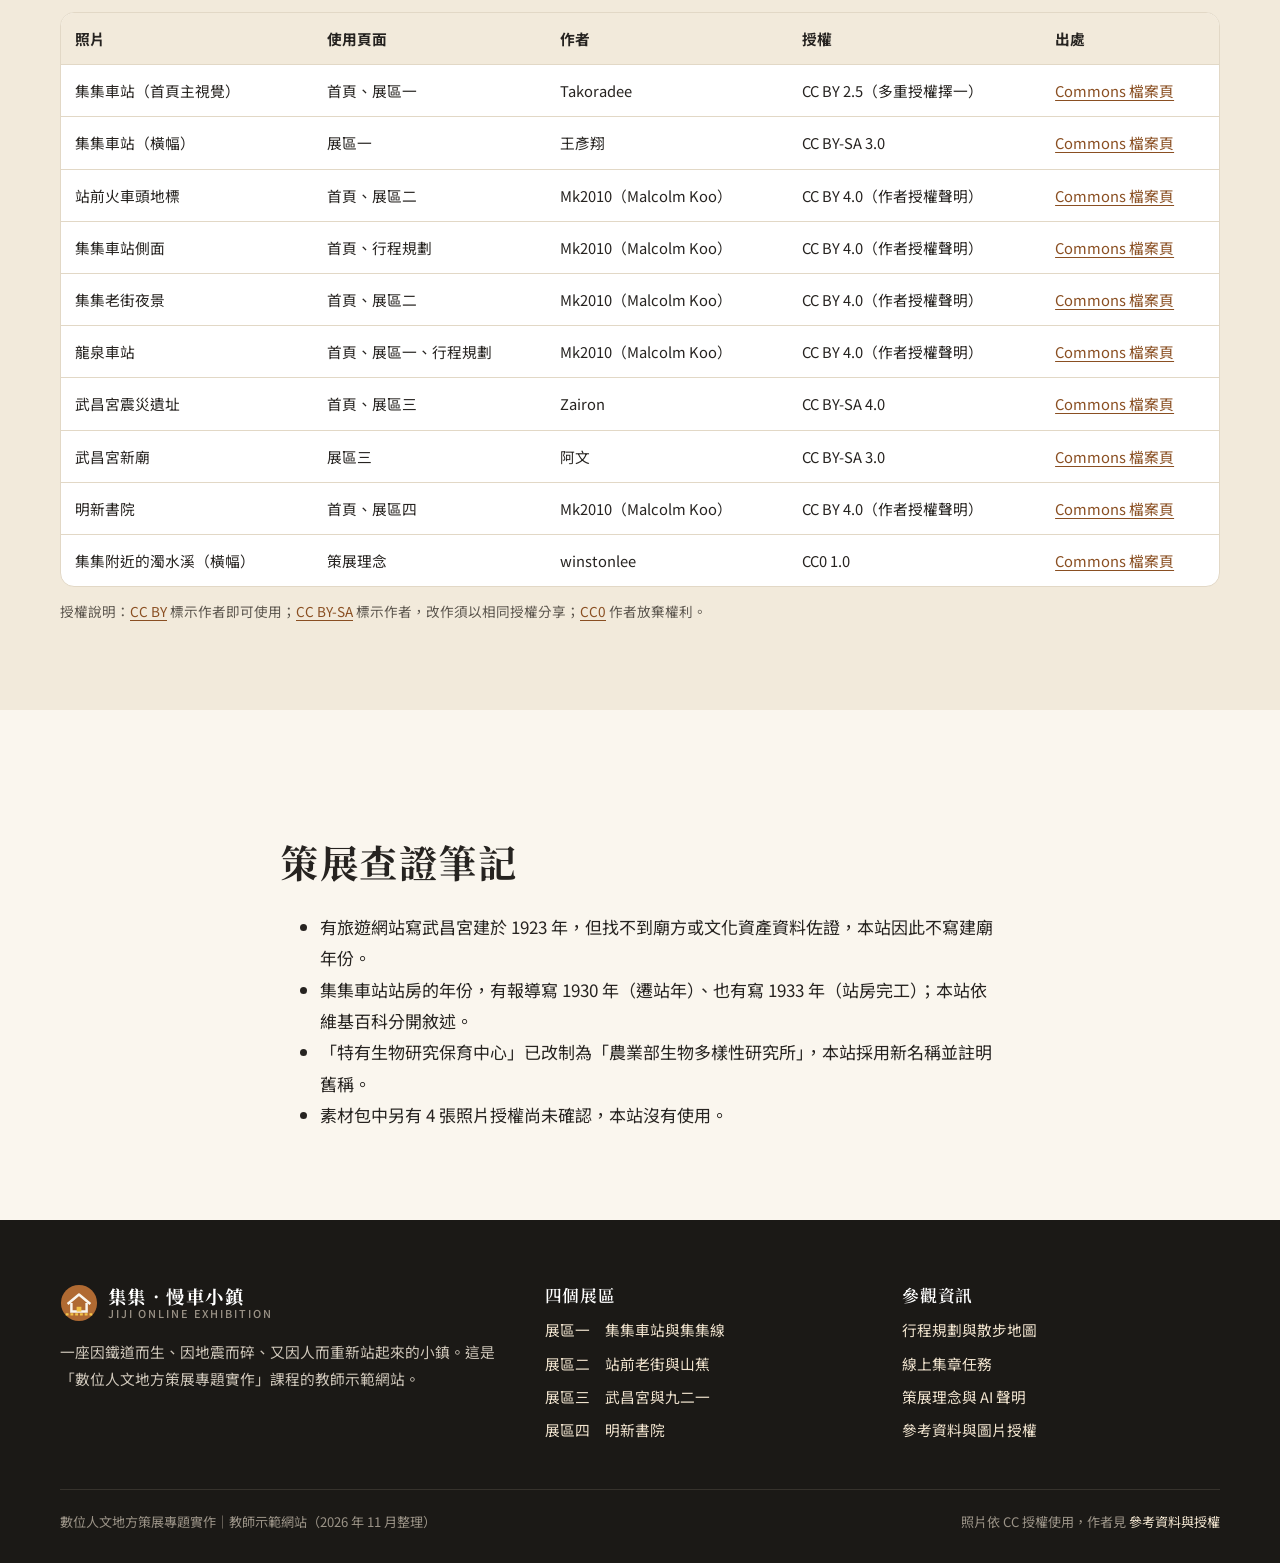
<file: sources.html>
<!DOCTYPE html>
<html lang="zh-Hant-TW" class="no-js">
<head>
  <meta charset="UTF-8">
  <meta name="viewport" content="width=device-width, initial-scale=1">
  <title>參考資料與授權｜集集．慢車上的百年小鎮</title>
  <meta name="description" content="本展所有文字參考資料與圖片授權清單。">
  <meta name="theme-color" content="#1f4a3a">
  <!-- 社群分享預覽：網站發布後，把 og:image 改成完整網址（https://帳號.github.io/repo名稱/images/...） -->
  <meta property="og:type" content="website">
  <meta property="og:title" content="參考資料與授權｜集集．慢車上的百年小鎮">
  <meta property="og:description" content="本展所有文字參考資料與圖片授權清單。">
  <meta property="og:image" content="images/jiji-station-front.jpg">
  <link rel="icon" href="data:image/svg+xml,%3Csvg xmlns='http://www.w3.org/2000/svg' viewBox='0 0 40 40'%3E%3Ccircle cx='20' cy='20' r='19' fill='%23b06a32'/%3E%3Cpath d='M8 21 20 11l12 10M12 20v9h16v-9' fill='none' stroke='%23faf6ee' stroke-width='2.6'/%3E%3C/svg%3E">
  <link rel="preconnect" href="https://fonts.googleapis.com">
  <link rel="preconnect" href="https://fonts.gstatic.com" crossorigin>
  <link rel="stylesheet" href="https://fonts.googleapis.com/css2?family=Noto+Sans+TC:wght@400;500;700&family=Noto+Serif+TC:wght@600;700&display=swap">
  <link rel="stylesheet" href="css/style.css">
</head>
<body>
  <a class="skip-link" href="#main">跳到主要內容</a>
  <div class="announce">集集線已於 2026 年 6 月 25 日恢復二水－車埕全線通車　<a href="plan.html#getting-there">看交通方式 →</a></div>
  <header class="site-header">
    <nav class="nav container" aria-label="主選單">
      <a class="brand" href="index.html"><svg class="brand-mark" viewBox="0 0 40 40" aria-hidden="true"><circle cx="20" cy="20" r="19" fill="#b06a32"/><path d="M8 21 20 11l12 10" fill="none" stroke="#faf6ee" stroke-width="2.6" stroke-linejoin="round"/><path d="M12 20v9h16v-9" fill="none" stroke="#faf6ee" stroke-width="2.6"/><path d="M17.5 29v-5h5v5" fill="#f3c449"/><path d="M6 32h28" stroke="#f3c449" stroke-width="2.2" stroke-dasharray="3 2"/></svg><span class="brand-text">集集．慢車小鎮<small>JIJI ONLINE EXHIBITION</small></span></a>
      <button class="menu-toggle" type="button" aria-expanded="false" aria-controls="nav-links" aria-label="開啟選單"><span></span><span></span><span></span></button>
      <ul class="nav-links" id="nav-links">
          <li><a href="index.html">首頁</a></li>
          <li><a href="railway.html">鐵道</a></li>
          <li><a href="street.html">老街與山蕉</a></li>
          <li><a href="wuchang.html">武昌宮</a></li>
          <li><a href="mingxin.html">明新書院</a></li>
          <li><a href="about.html">策展理念</a></li>
          <li class="nav-cta"><a href="plan.html">規劃行程</a></li>
      </ul>
    </nav>
  </header>

  <main id="main">
    <section class="section" style="padding-top:clamp(48px,8vw,96px)">
      <div class="container">
        <p class="breadcrumb" style="color:var(--ink-soft)"><a href="index.html" style="color:var(--hinoki-dark)">首頁</a>　/　參考資料與授權</p>
        <span class="eyebrow">SOURCES</span>
        <h1 style="font-size:clamp(2rem,5vw,3rem)">參考資料與授權</h1>
        <p class="lead">每一個數字、每一張照片，都找得到出處。整理日期：2026 年 11 月。</p>
      </div>
    </section>
    <section class="section tight">
      <div class="container">
        <h2>文字參考資料</h2>
        <ol class="ref-list">
          <li><a href="https://en.wikipedia.org/wiki/Jiji_railway_station">Wikipedia：Jiji railway station</a>：集集線 1922 年通車、1930 年遷站、1933 年檜木站房、1994 年轉型觀光、2001 年重建</li>
          <li><a href="https://en.wikipedia.org/wiki/Mingxin_Academy">Wikipedia：Mingxin Academy</a>：明新書院 1885 年創建、1908 年遷址、1985 年列古蹟</li>
          <li><a href="https://smiletaiwan.cw.com.tw/article/9340">微笑台灣：集集線二水到車埕全線通車</a>：2026 年 1 月 5 日復駛至集集、6 月 25 日全線通車</li>
          <li><a href="https://news.ltn.com.tw/news/Nantou/breakingnews/5478428">自由時報：集集支線 6 月 25 日全線復駛</a>：2021 年 8 月邊坡走山停駛、2024 年 5 月隧道擴孔工程</li>
          <li><a href="https://www.taiwannews.com.tw/zh/news/6389465">台灣英文新聞：集集支線恢復全線通車</a>：沿線七站、台 16 線邊坡坍方擠壓鐵路隧道</li>
          <li><a href="https://udn.com/news/story/7266/9550093">聯合新聞網：集集支線 6 月 25 日全線通車典禮</a>：台鐵最長支線、觀光鐵道先驅、南投唯一營運鐵路</li>
          <li><a href="https://supertaste.tvbs.com.tw/food/357923">食尚玩家：集集線復駛與一日周遊券</a>：集集線一日周遊券</li>
          <li><a href="https://travel.yam.com/article/126655">蕃薯藤旅遊：集集一日遊攻略</a>：綠色隧道 4.5 公里、民國 29 年種植樟樹</li>
          <li><a href="https://newtalk.tw/news/view/2017-05-26/86923">Newtalk：集集綠色隧道</a>：綠色隧道位於 152 縣道、與鐵道平行</li>
          <li><a href="https://fae.moa.gov.tw/files/kids_edu_material/2088/A001_1.pdf">農業部農業知識入口網：香蕉作物介紹</a>：北蕉在海拔 250 公尺以上稱為山蕉</li>
          <li><a href="https://supertaste.tvbs.com.tw/pack/334585">食尚玩家：香蕉控必訪集集</a>：集集地勢較高、溫差大、土壤排水良好</li>
          <li><a href="https://www.moa.gov.tw/ws.php?id=2509307">農業部：臺蕉輸日</a>：台灣香蕉外銷黃金時期與「香蕉王國」</li>
          <li><a href="https://smiletaiwan.cw.com.tw/article/105">微笑台灣：集集武昌宮、明新書院介紹</a>：武昌宮九二一倒塌與原地保留</li>
          <li><a href="https://travel.yam.com/article/134928">蕃薯藤旅遊：明新書院</a>：明新書院位於永昌國小、文昌帝君</li>
          <li><a href="https://commons.wikimedia.org/wiki/Category:Chichi_earthquake">Wikimedia Commons：Category:Chichi earthquake</a>：九二一地震發生時間與震央</li>
        </ol>
        <p class="note">旅遊網站與新聞報導作為輔助資料，重要年份以維基百科、政府機關資料交叉比對。</p>
      </div>
    </section>
    <section class="section tight alt">
      <div class="container">
        <h2>圖片出處與授權</h2>
        <p>本站照片皆來自 Wikimedia Commons，依各圖授權條款使用，經縮小與壓縮，未改變內容。標誌、地圖與路線圖為本站以程式繪製。</p>
        <div class="table-wrap">
          <table>
            <thead><tr><th>照片</th><th>使用頁面</th><th>作者</th><th>授權</th><th>出處</th></tr></thead>
            <tbody>
            <tr><td>集集車站（首頁主視覺）</td><td>首頁、展區一</td><td>Takoradee</td><td>CC BY 2.5（多重授權擇一）</td><td><a href="https://commons.wikimedia.org/wiki/File:Jiji_station.JPG">Commons 檔案頁</a></td></tr>
            <tr><td>集集車站（橫幅）</td><td>展區一</td><td>王彥翔</td><td>CC BY-SA 3.0</td><td><a href="https://commons.wikimedia.org/wiki/File:Wikivoyage_banner_of_Jiji.jpeg">Commons 檔案頁</a></td></tr>
            <tr><td>站前火車頭地標</td><td>首頁、展區二</td><td>Mk2010（Malcolm Koo）</td><td>CC BY 4.0（作者授權聲明）</td><td><a href="https://commons.wikimedia.org/wiki/File:Jiji_Station_(Taiwan).jpg">Commons 檔案頁</a></td></tr>
            <tr><td>集集車站側面</td><td>首頁、行程規劃</td><td>Mk2010（Malcolm Koo）</td><td>CC BY 4.0（作者授權聲明）</td><td><a href="https://commons.wikimedia.org/wiki/File:Jiji_Station,_right_side_view_(Taiwan).jpg">Commons 檔案頁</a></td></tr>
            <tr><td>集集老街夜景</td><td>首頁、展區二</td><td>Mk2010（Malcolm Koo）</td><td>CC BY 4.0（作者授權聲明）</td><td><a href="https://commons.wikimedia.org/wiki/File:Jiji_Old_Street,_Nantou_(Taiwan).jpg">Commons 檔案頁</a></td></tr>
            <tr><td>龍泉車站</td><td>首頁、展區一、行程規劃</td><td>Mk2010（Malcolm Koo）</td><td>CC BY 4.0（作者授權聲明）</td><td><a href="https://commons.wikimedia.org/wiki/File:Longquan_Station,_Jiji,_Nantou_County_(Taiwan).jpg">Commons 檔案頁</a></td></tr>
            <tr><td>武昌宮震災遺址</td><td>首頁、展區三</td><td>Zairon</td><td>CC BY-SA 4.0</td><td><a href="https://commons.wikimedia.org/wiki/File:Jiji_Wuchang_Temple_01.jpg">Commons 檔案頁</a></td></tr>
            <tr><td>武昌宮新廟</td><td>展區三</td><td>阿文</td><td>CC BY-SA 3.0</td><td><a href="https://commons.wikimedia.org/wiki/File:%E6%AD%A6%E6%98%8C%E5%AE%AE.JPG">Commons 檔案頁</a></td></tr>
            <tr><td>明新書院</td><td>首頁、展區四</td><td>Mk2010（Malcolm Koo）</td><td>CC BY 4.0（作者授權聲明）</td><td><a href="https://commons.wikimedia.org/wiki/File:Mingxin_Academy_(Taiwan).jpg">Commons 檔案頁</a></td></tr>
            <tr><td>集集附近的濁水溪（橫幅）</td><td>策展理念</td><td>winstonlee</td><td>CC0 1.0</td><td><a href="https://commons.wikimedia.org/wiki/File:WV_banner_Central_Taiwan_Zhuoshui_River.jpg">Commons 檔案頁</a></td></tr>
            </tbody>
          </table>
        </div>
        <p class="note" style="margin-top:12px">授權說明：<a href="https://creativecommons.org/licenses/by/4.0/deed.zh-hant">CC BY</a> 標示作者即可使用；<a href="https://creativecommons.org/licenses/by-sa/4.0/deed.zh-hant">CC BY-SA</a> 標示作者，改作須以相同授權分享；<a href="https://creativecommons.org/publicdomain/zero/1.0/deed.zh-hant">CC0</a> 作者放棄權利。</p>
      </div>
    </section>
    <section class="section tight">
      <div class="container prose">
        <h2>策展查證筆記</h2>
        <ul>
          <li>有旅遊網站寫武昌宮建於 1923 年，但找不到廟方或文化資產資料佐證，本站因此不寫建廟年份。</li>
          <li>集集車站站房的年份，有報導寫 1930 年（遷站年）、也有寫 1933 年（站房完工）；本站依維基百科分開敘述。</li>
          <li>「特有生物研究保育中心」已改制為「農業部生物多樣性研究所」，本站採用新名稱並註明舊稱。</li>
          <li>素材包中另有 4 張照片授權尚未確認，本站沒有使用。</li>
        </ul>
      </div>
    </section>
  </main>

  <footer class="site-footer">
    <div class="container">
      <div class="footer-grid">
        <div>
          <a class="brand" href="index.html" style="color:#fff"><svg class="brand-mark" viewBox="0 0 40 40" aria-hidden="true"><circle cx="20" cy="20" r="19" fill="#b06a32"/><path d="M8 21 20 11l12 10" fill="none" stroke="#faf6ee" stroke-width="2.6" stroke-linejoin="round"/><path d="M12 20v9h16v-9" fill="none" stroke="#faf6ee" stroke-width="2.6"/><path d="M17.5 29v-5h5v5" fill="#f3c449"/><path d="M6 32h28" stroke="#f3c449" stroke-width="2.2" stroke-dasharray="3 2"/></svg><span class="brand-text">集集．慢車小鎮<small style="color:#9b9387">JIJI ONLINE EXHIBITION</small></span></a>
          <p style="margin-top:16px">一座因鐵道而生、因地震而碎、又因人而重新站起來的小鎮。這是「數位人文地方策展專題實作」課程的教師示範網站。</p>
        </div>
        <div>
          <h3>四個展區</h3>
          <ul>
            <li><a href="railway.html">展區一　集集車站與集集線</a></li>
            <li><a href="street.html">展區二　站前老街與山蕉</a></li>
            <li><a href="wuchang.html">展區三　武昌宮與九二一</a></li>
            <li><a href="mingxin.html">展區四　明新書院</a></li>
          </ul>
        </div>
        <div>
          <h3>參觀資訊</h3>
          <ul>
            <li><a href="plan.html">行程規劃與散步地圖</a></li>
            <li><a href="plan.html#stamps">線上集章任務</a></li>
            <li><a href="about.html">策展理念與 AI 聲明</a></li>
            <li><a href="sources.html">參考資料與圖片授權</a></li>
          </ul>
        </div>
      </div>
      <div class="footer-bottom">
        <span>數位人文地方策展專題實作｜教師示範網站（2026 年 11 月整理）</span>
        <span>照片依 CC 授權使用，作者見 <a href="sources.html">參考資料與授權</a></span>
      </div>
    </div>
  </footer>
  <button class="back-top" type="button" aria-label="回到頁首">↑</button>
  <div class="toast" role="status" aria-live="polite"></div>
  <script src="js/main.js"></script>
</body>
</html>
</file>
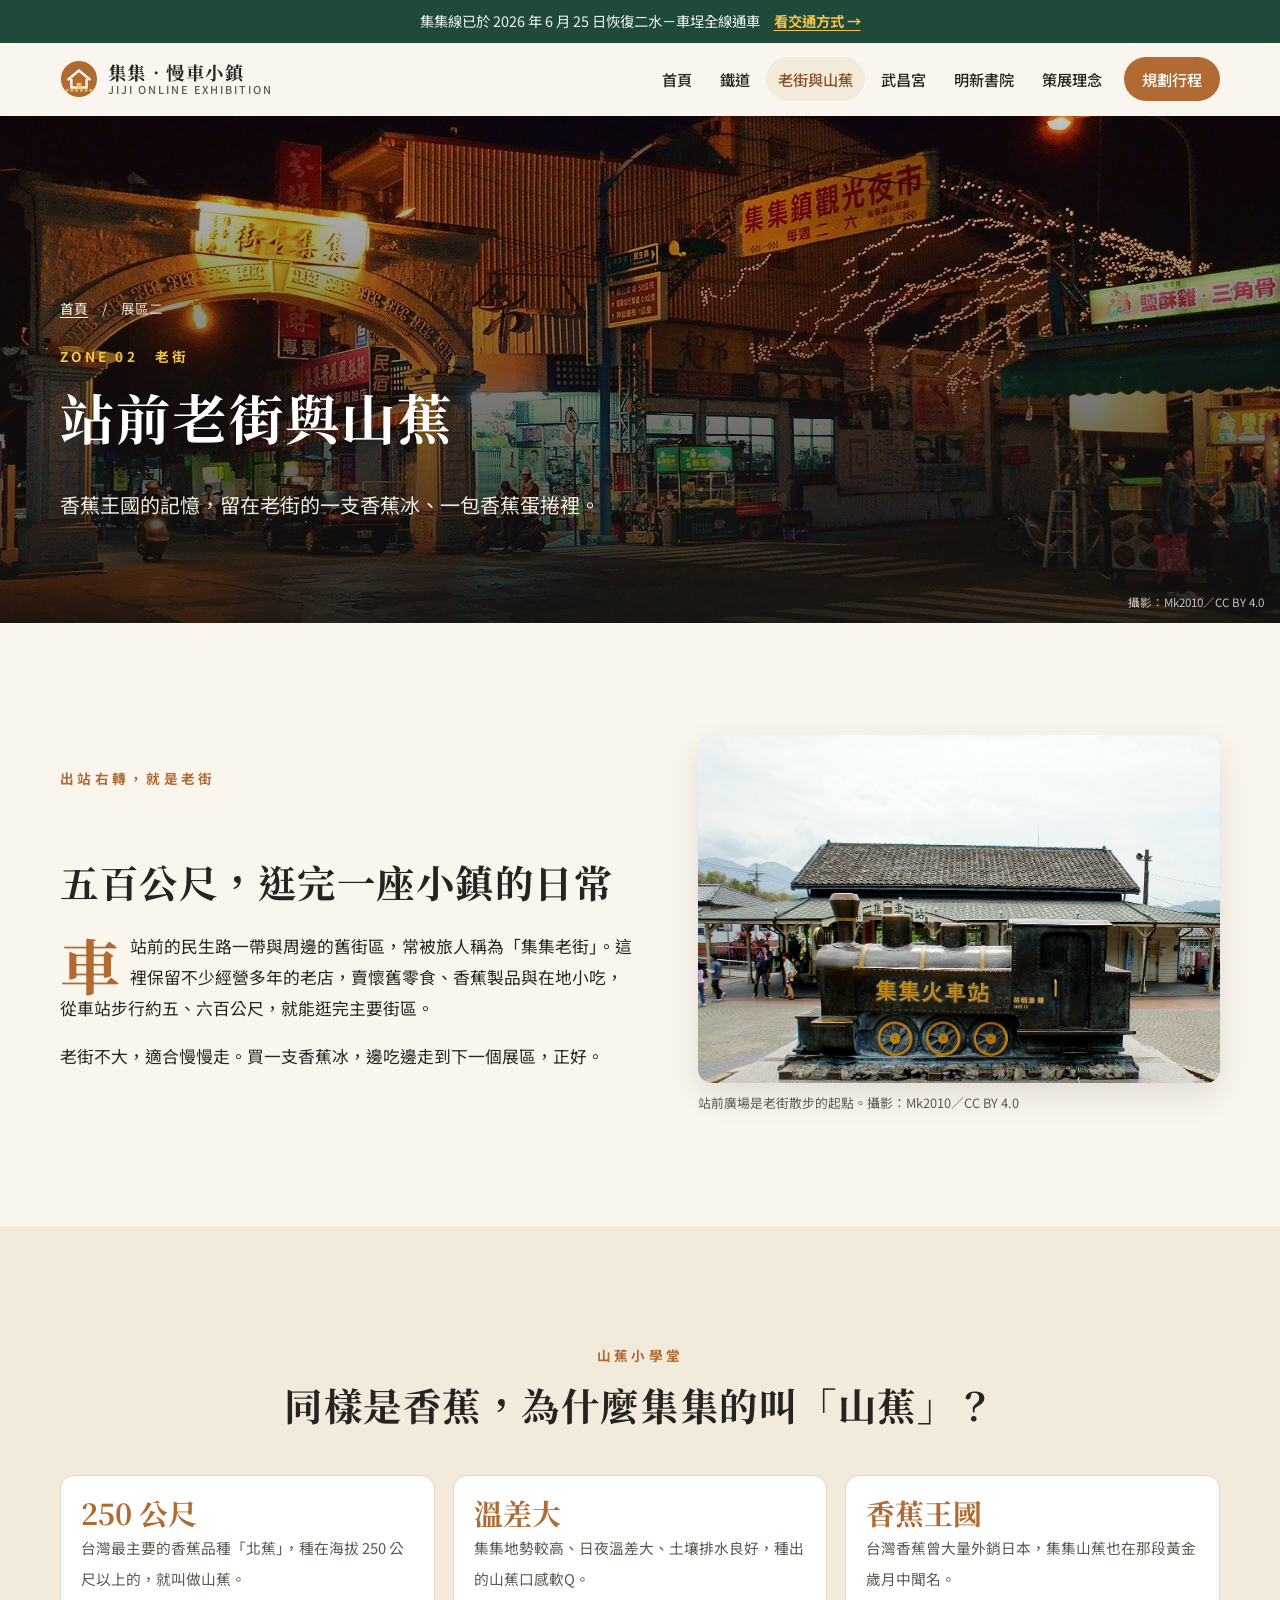
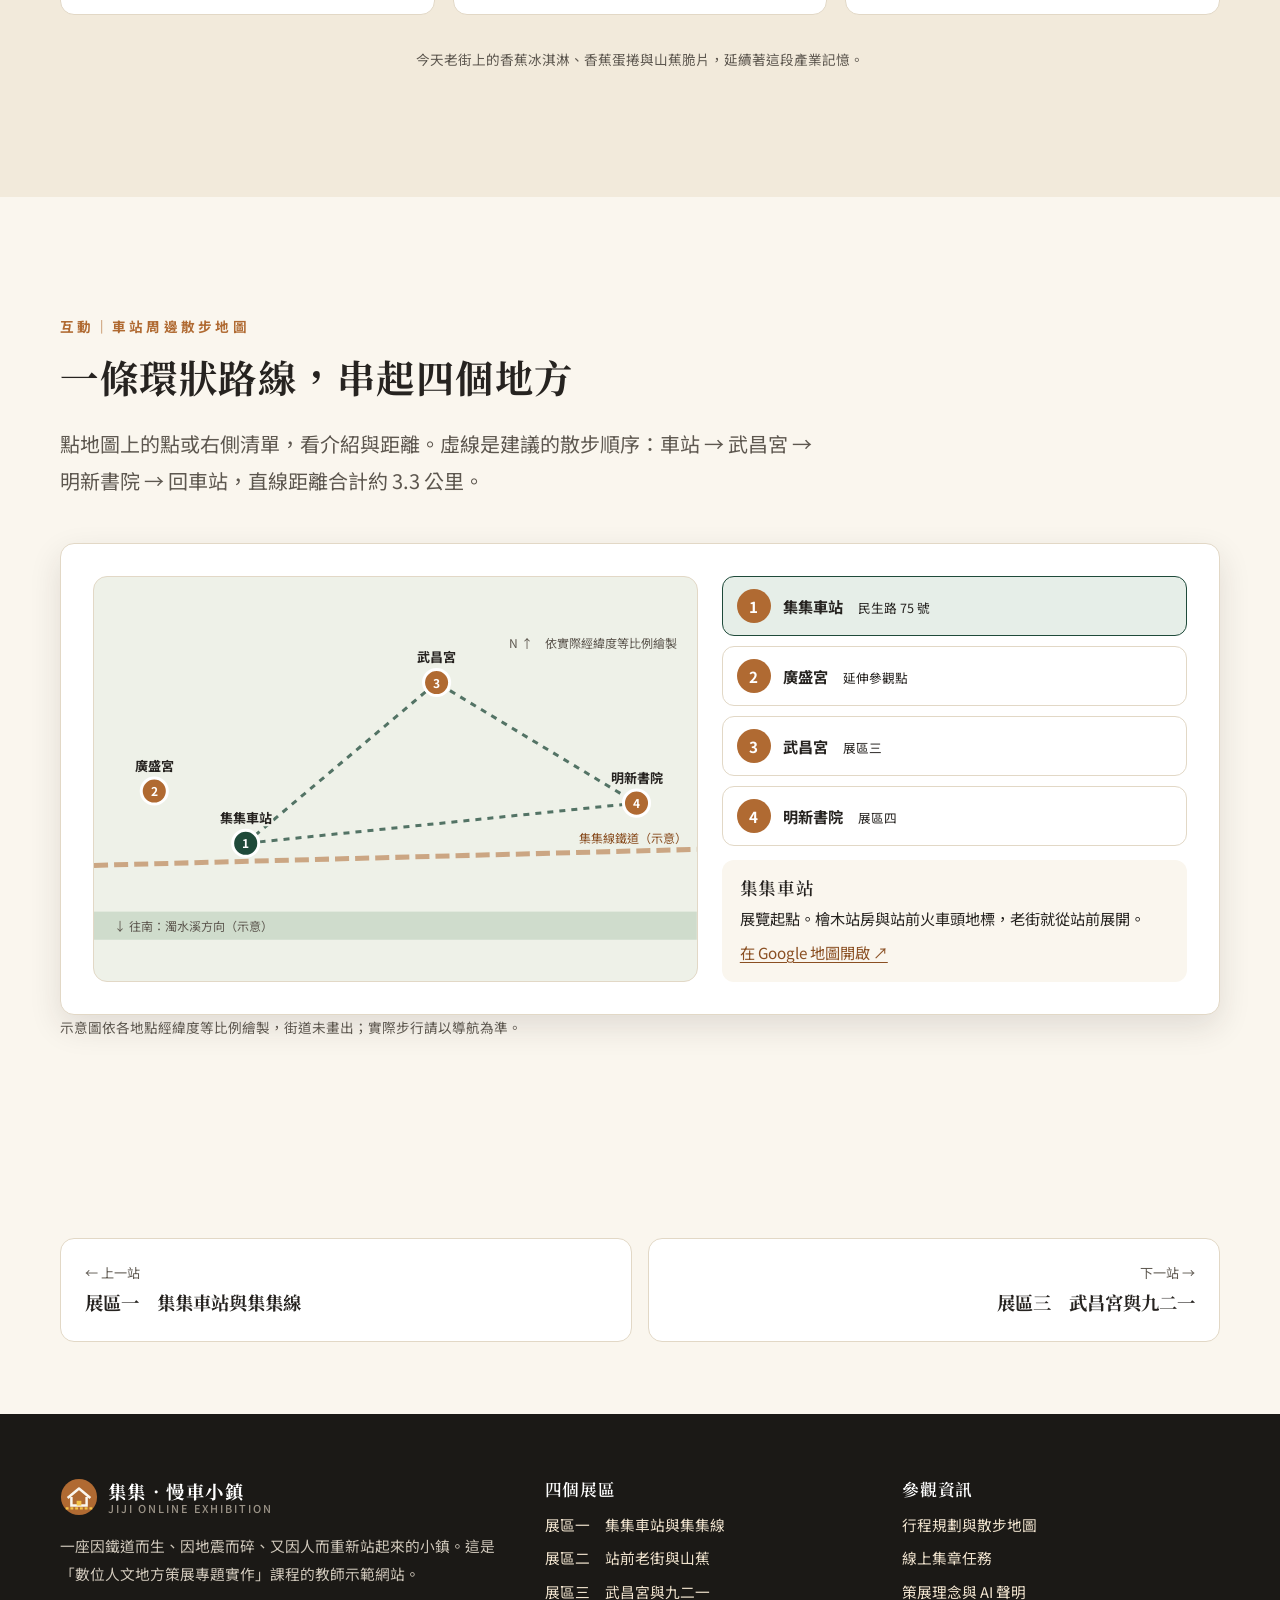
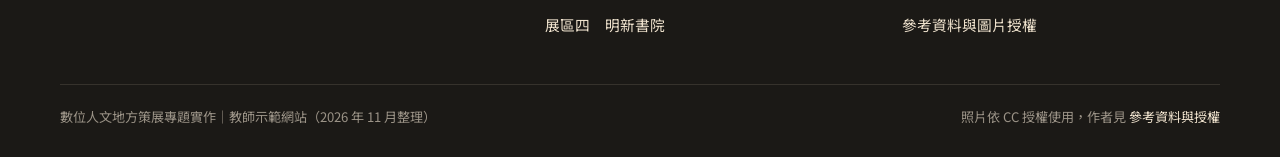
<file: street.html>
<!DOCTYPE html>
<html lang="zh-Hant-TW" class="no-js">
<head>
  <meta charset="UTF-8">
  <meta name="viewport" content="width=device-width, initial-scale=1">
  <title>展區二　站前老街與山蕉｜集集．慢車上的百年小鎮</title>
  <meta name="description" content="集集車站前的老街與「香蕉王國」的記憶：為什麼山上種出的山蕉特別軟Q？附車站周邊散步地圖。">
  <meta name="theme-color" content="#1f4a3a">
  <!-- 社群分享預覽：網站發布後，把 og:image 改成完整網址（https://帳號.github.io/repo名稱/images/...） -->
  <meta property="og:type" content="website">
  <meta property="og:title" content="展區二　站前老街與山蕉｜集集．慢車上的百年小鎮">
  <meta property="og:description" content="集集車站前的老街與「香蕉王國」的記憶：為什麼山上種出的山蕉特別軟Q？附車站周邊散步地圖。">
  <meta property="og:image" content="images/jiji-old-street.jpg">
  <link rel="icon" href="data:image/svg+xml,%3Csvg xmlns='http://www.w3.org/2000/svg' viewBox='0 0 40 40'%3E%3Ccircle cx='20' cy='20' r='19' fill='%23b06a32'/%3E%3Cpath d='M8 21 20 11l12 10M12 20v9h16v-9' fill='none' stroke='%23faf6ee' stroke-width='2.6'/%3E%3C/svg%3E">
  <link rel="preconnect" href="https://fonts.googleapis.com">
  <link rel="preconnect" href="https://fonts.gstatic.com" crossorigin>
  <link rel="stylesheet" href="https://fonts.googleapis.com/css2?family=Noto+Sans+TC:wght@400;500;700&family=Noto+Serif+TC:wght@600;700&display=swap">
  <link rel="stylesheet" href="css/style.css">
</head>
<body>
  <a class="skip-link" href="#main">跳到主要內容</a>
  <div class="announce">集集線已於 2026 年 6 月 25 日恢復二水－車埕全線通車　<a href="plan.html#getting-there">看交通方式 →</a></div>
  <header class="site-header">
    <nav class="nav container" aria-label="主選單">
      <a class="brand" href="index.html"><svg class="brand-mark" viewBox="0 0 40 40" aria-hidden="true"><circle cx="20" cy="20" r="19" fill="#b06a32"/><path d="M8 21 20 11l12 10" fill="none" stroke="#faf6ee" stroke-width="2.6" stroke-linejoin="round"/><path d="M12 20v9h16v-9" fill="none" stroke="#faf6ee" stroke-width="2.6"/><path d="M17.5 29v-5h5v5" fill="#f3c449"/><path d="M6 32h28" stroke="#f3c449" stroke-width="2.2" stroke-dasharray="3 2"/></svg><span class="brand-text">集集．慢車小鎮<small>JIJI ONLINE EXHIBITION</small></span></a>
      <button class="menu-toggle" type="button" aria-expanded="false" aria-controls="nav-links" aria-label="開啟選單"><span></span><span></span><span></span></button>
      <ul class="nav-links" id="nav-links">
          <li><a href="index.html">首頁</a></li>
          <li><a href="railway.html">鐵道</a></li>
          <li><a href="street.html" aria-current="page">老街與山蕉</a></li>
          <li><a href="wuchang.html">武昌宮</a></li>
          <li><a href="mingxin.html">明新書院</a></li>
          <li><a href="about.html">策展理念</a></li>
          <li class="nav-cta"><a href="plan.html">規劃行程</a></li>
      </ul>
    </nav>
  </header>

  <main id="main">
    <section class="page-hero">
      <img src="images/jiji-old-street.jpg" alt="夜晚的集集街區路口與觀光夜市牌樓">
      <div class="container">
        <p class="breadcrumb"><a href="index.html">首頁</a>　/　展區二</p>
        <span class="eyebrow">ZONE 02　老街</span>
        <h1>站前老街與山蕉</h1>
        <p class="lead">香蕉王國的記憶，留在老街的一支香蕉冰、一包香蕉蛋捲裡。</p>
      </div>
      <span class="hero-credit">攝影：Mk2010／CC BY 4.0</span>
    </section>

    <section class="section">
      <div class="container split-feature">
        <div class="prose reveal">
          <span class="eyebrow">出站右轉，就是老街</span>
          <h2>五百公尺，逛完一座小鎮的日常</h2>
          <p class="dropcap">車站前的民生路一帶與周邊的舊街區，常被旅人稱為「集集老街」。這裡保留不少經營多年的老店，賣懷舊零食、香蕉製品與在地小吃，從車站步行約五、六百公尺，就能逛完主要街區。</p>
          <p>老街不大，適合慢慢走。買一支香蕉冰，邊吃邊走到下一個展區，正好。</p>
        </div>
        <div class="reveal"><figure><div class="photo"><img src="images/jiji-station-side.jpg" alt="集集車站前廣場的蒸汽火車頭造型地標" loading="lazy"></div><figcaption>站前廣場是老街散步的起點。攝影：Mk2010／CC BY 4.0</figcaption></figure></div>
      </div>
    </section>

    <section class="section alt">
      <div class="container">
        <div class="section-head center reveal">
          <span class="eyebrow">山蕉小學堂</span>
          <h2>同樣是香蕉，為什麼集集的叫「山蕉」？</h2>
        </div>
        <div class="fact-row">
          <div class="fact reveal"><b>250 公尺</b><span>台灣最主要的香蕉品種「北蕉」，種在海拔 250 公尺以上的，就叫做山蕉。</span></div>
          <div class="fact reveal"><b>溫差大</b><span>集集地勢較高、日夜溫差大、土壤排水良好，種出的山蕉口感軟Q。</span></div>
          <div class="fact reveal"><b>香蕉王國</b><span>台灣香蕉曾大量外銷日本，集集山蕉也在那段黃金歲月中聞名。</span></div>
        </div>
        <p class="note center" style="text-align:center">今天老街上的香蕉冰淇淋、香蕉蛋捲與山蕉脆片，延續著這段產業記憶。</p>
      </div>
    </section>

    <section class="section" id="walk-map">
      <div class="container">
        <div class="section-head reveal">
          <span class="eyebrow">互動｜車站周邊散步地圖</span>
          <h2>一條環狀路線，串起四個地方</h2>
          <p class="lead">點地圖上的點或右側清單，看介紹與距離。虛線是建議的散步順序：車站 → 武昌宮 → 明新書院 → 回車站，直線距離合計約 3.3 公里。</p>
        </div>
        <div class="panel reveal">
        <div class="walk-map">
          <svg class="map-svg" viewBox="0 0 600 320" role="img" aria-labelledby="map-title">
            <title id="map-title">集集車站周邊散步示意圖：車站、廣盛宮、武昌宮、明新書院</title>
            <rect x="0" y="292" width="600" height="28" fill="#cfdccc"/>
            <text x="20" y="311" font-size="12" fill="#5d574f">↓ 往南：濁水溪方向（示意）</text>
            <path d="M0 246 L600 230" stroke="#b06a32" stroke-width="5" stroke-dasharray="14 6" fill="none" opacity=".55"/>
            <text x="590" y="224" text-anchor="end" font-size="12" fill="#8a4f22">集集線鐵道（示意）</text>
            <path d="M151 224 L341 64 L540 184 L151 224" fill="none" stroke="#1f4a3a" stroke-width="3" stroke-dasharray="6 6" opacity=".75"/>
            <g class="map-point active" data-i="0" tabindex="0" role="button" aria-label="集集車站"><circle class="pin" cx="151" cy="224" r="13"/><text x="151" y="229" text-anchor="middle" fill="#fff" style="stroke:none;fill:#fff;font-size:12px">1</text><text x="151" y="204" text-anchor="middle">集集車站</text></g><g class="map-point" data-i="1" tabindex="0" role="button" aria-label="廣盛宮"><circle class="pin" cx="60" cy="172" r="13"/><text x="60" y="177" text-anchor="middle" fill="#fff" style="stroke:none;fill:#fff;font-size:12px">2</text><text x="60" y="152" text-anchor="middle">廣盛宮</text></g><g class="map-point" data-i="2" tabindex="0" role="button" aria-label="武昌宮"><circle class="pin" cx="341" cy="64" r="13"/><text x="341" y="69" text-anchor="middle" fill="#fff" style="stroke:none;fill:#fff;font-size:12px">3</text><text x="341" y="44" text-anchor="middle">武昌宮</text></g><g class="map-point" data-i="3" tabindex="0" role="button" aria-label="明新書院"><circle class="pin" cx="540" cy="184" r="13"/><text x="540" y="189" text-anchor="middle" fill="#fff" style="stroke:none;fill:#fff;font-size:12px">4</text><text x="540" y="164" text-anchor="middle">明新書院</text></g>
            <text x="580" y="30" text-anchor="end" font-size="12" fill="#5d574f">N ↑　依實際經緯度等比例繪製</text>
          </svg>
          <div>
            <ul class="map-list">
              <li><button type="button" data-i="0" aria-pressed="true"><span class="num">1</span><span><strong>集集車站</strong>　<small>民生路 75 號</small></span></button></li>
              <li><button type="button" data-i="1" aria-pressed="false"><span class="num">2</span><span><strong>廣盛宮</strong>　<small>延伸參觀點</small></span></button></li>
              <li><button type="button" data-i="2" aria-pressed="false"><span class="num">3</span><span><strong>武昌宮</strong>　<small>展區三</small></span></button></li>
              <li><button type="button" data-i="3" aria-pressed="false"><span class="num">4</span><span><strong>明新書院</strong>　<small>展區四</small></span></button></li>
            </ul>
            <div class="map-detail" aria-live="polite" id="map-detail"></div>
          </div>
        </div>
        <script type="application/json" id="map-data">[{"name": "集集車站", "text": "展覽起點。檜木站房與站前火車頭地標，老街就從站前展開。", "tag": "民生路 75 號", "lat": 23.826179, "lon": 120.785104, "dist": ""}, {"name": "廣盛宮", "text": "集集鎮內的媽祖廟，可在出發前或回程時順道參拜。", "tag": "延伸參觀點", "lat": 23.827878, "lon": 120.781711, "dist": "距集集車站直線約 393 公尺"}, {"name": "武昌宮", "text": "九二一倒塌的舊廟原址保存，新廟就在一旁。", "tag": "展區三", "lat": 23.831361, "lon": 120.792222, "dist": "距集集車站直線約 925 公尺"}, {"name": "明新書院", "text": "1885 年創建的書院，位在永昌國小校園內。", "tag": "展區四", "lat": 23.827472, "lon": 120.799639, "dist": "距集集車站直線約 1485 公尺"}]</script>
        </div>
        <p class="note">示意圖依各地點經緯度等比例繪製，街道未畫出；實際步行請以導航為準。</p>
      </div>
    </section>
    <section class="section tight">
      <div class="container zone-nav"><a href="railway.html"><small>← 上一站</small><strong>展區一　集集車站與集集線</strong></a><a class="next" href="wuchang.html"><small>下一站 →</small><strong>展區三　武昌宮與九二一</strong></a></div>
    </section>
  </main>

  <footer class="site-footer">
    <div class="container">
      <div class="footer-grid">
        <div>
          <a class="brand" href="index.html" style="color:#fff"><svg class="brand-mark" viewBox="0 0 40 40" aria-hidden="true"><circle cx="20" cy="20" r="19" fill="#b06a32"/><path d="M8 21 20 11l12 10" fill="none" stroke="#faf6ee" stroke-width="2.6" stroke-linejoin="round"/><path d="M12 20v9h16v-9" fill="none" stroke="#faf6ee" stroke-width="2.6"/><path d="M17.5 29v-5h5v5" fill="#f3c449"/><path d="M6 32h28" stroke="#f3c449" stroke-width="2.2" stroke-dasharray="3 2"/></svg><span class="brand-text">集集．慢車小鎮<small style="color:#9b9387">JIJI ONLINE EXHIBITION</small></span></a>
          <p style="margin-top:16px">一座因鐵道而生、因地震而碎、又因人而重新站起來的小鎮。這是「數位人文地方策展專題實作」課程的教師示範網站。</p>
        </div>
        <div>
          <h3>四個展區</h3>
          <ul>
            <li><a href="railway.html">展區一　集集車站與集集線</a></li>
            <li><a href="street.html">展區二　站前老街與山蕉</a></li>
            <li><a href="wuchang.html">展區三　武昌宮與九二一</a></li>
            <li><a href="mingxin.html">展區四　明新書院</a></li>
          </ul>
        </div>
        <div>
          <h3>參觀資訊</h3>
          <ul>
            <li><a href="plan.html">行程規劃與散步地圖</a></li>
            <li><a href="plan.html#stamps">線上集章任務</a></li>
            <li><a href="about.html">策展理念與 AI 聲明</a></li>
            <li><a href="sources.html">參考資料與圖片授權</a></li>
          </ul>
        </div>
      </div>
      <div class="footer-bottom">
        <span>數位人文地方策展專題實作｜教師示範網站（2026 年 11 月整理）</span>
        <span>照片依 CC 授權使用，作者見 <a href="sources.html">參考資料與授權</a></span>
      </div>
    </div>
  </footer>
  <button class="back-top" type="button" aria-label="回到頁首">↑</button>
  <div class="toast" role="status" aria-live="polite"></div>
  <script src="js/main.js"></script>
</body>
</html>
</file>
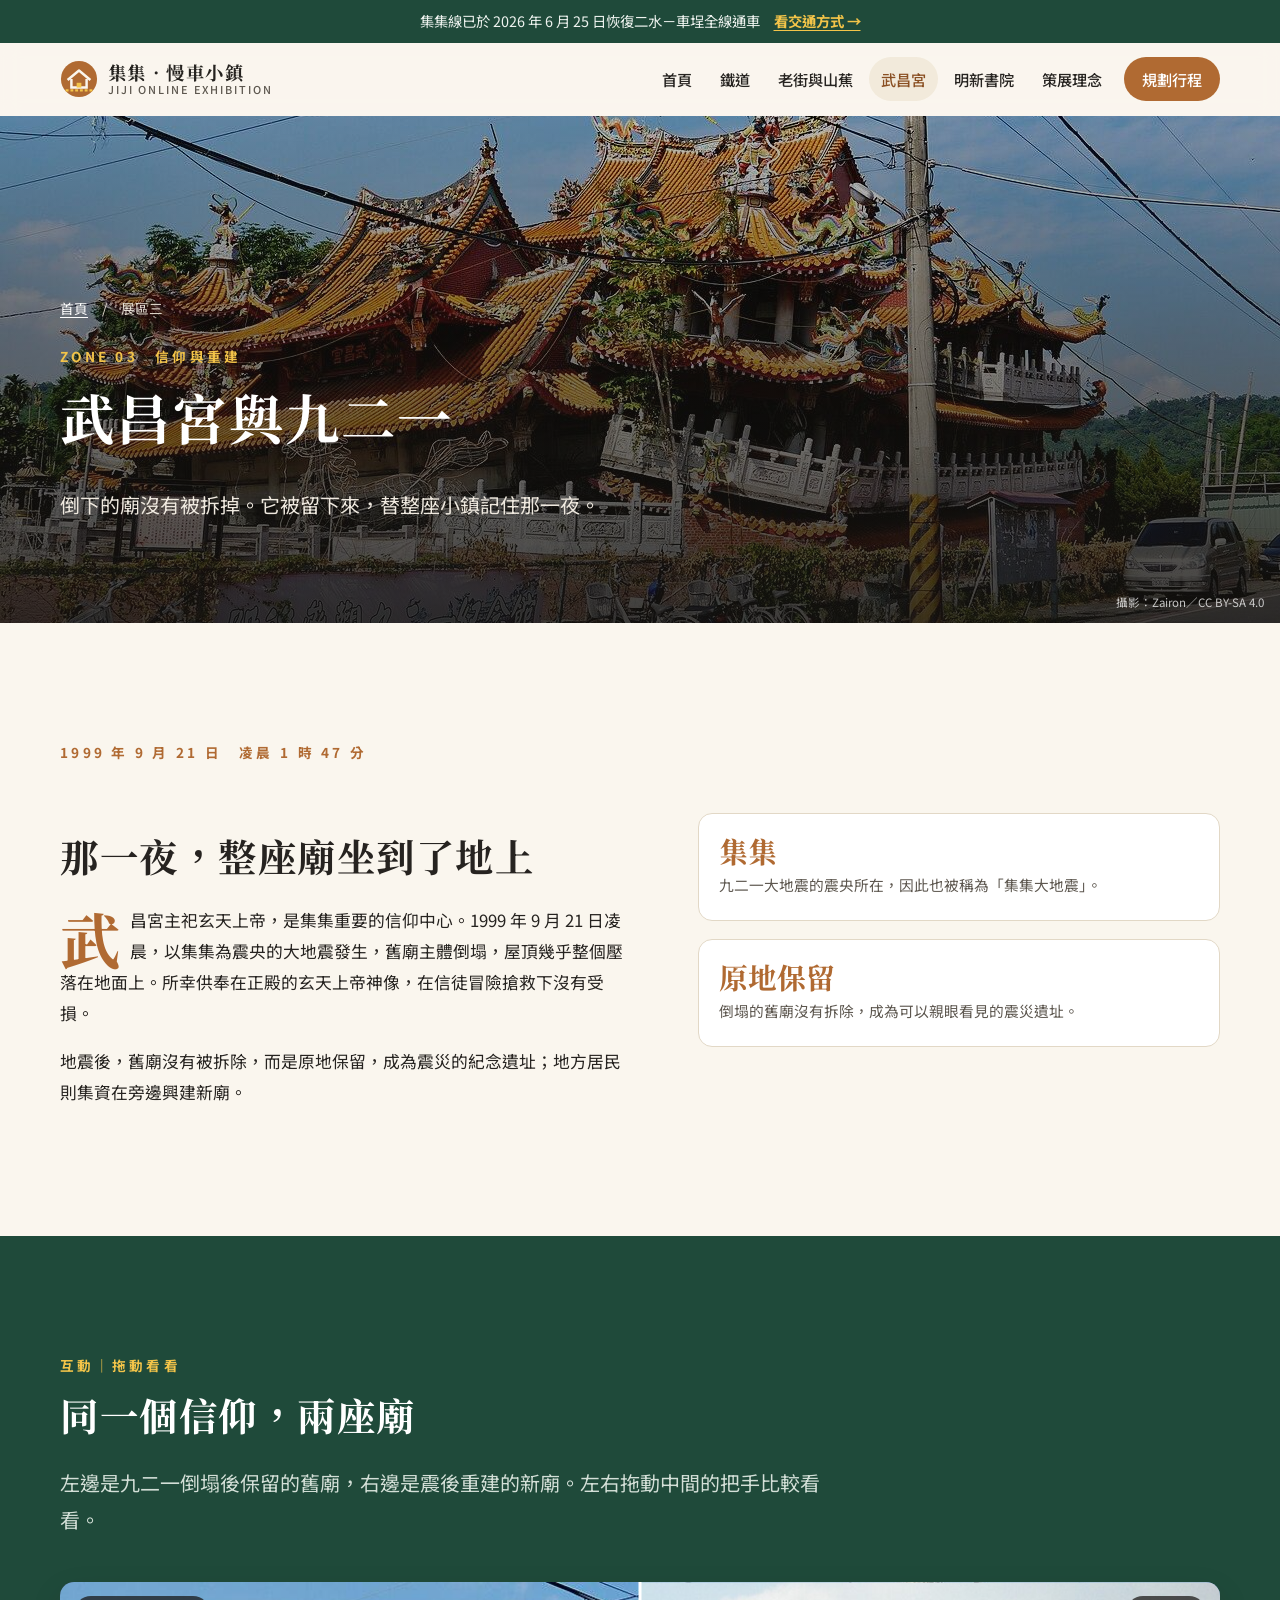
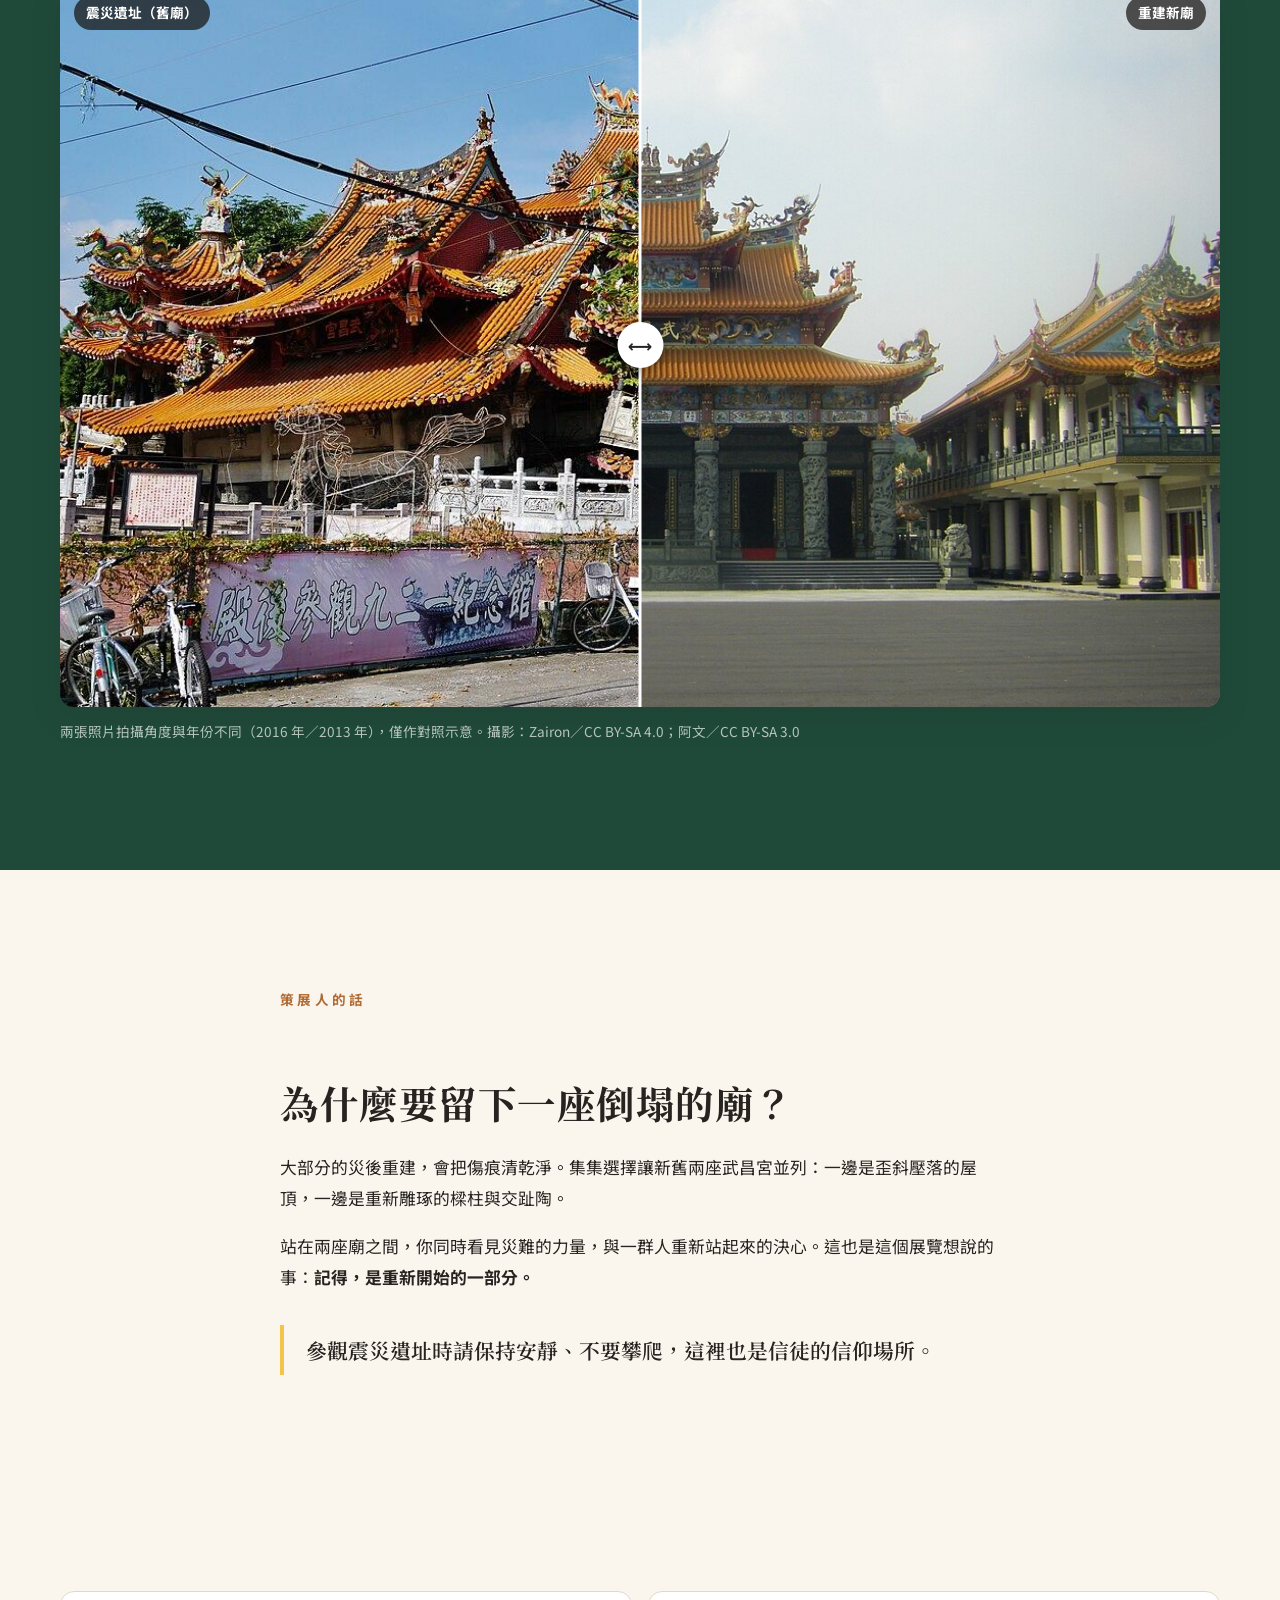
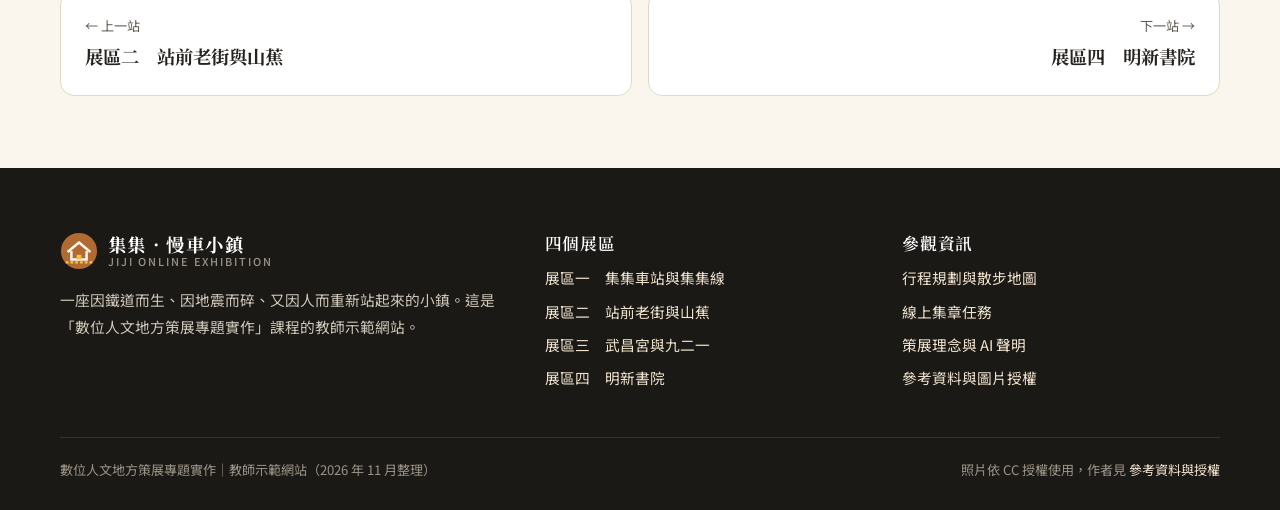
<file: wuchang.html>
<!DOCTYPE html>
<html lang="zh-Hant-TW" class="no-js">
<head>
  <meta charset="UTF-8">
  <meta name="viewport" content="width=device-width, initial-scale=1">
  <title>展區三　武昌宮與九二一｜集集．慢車上的百年小鎮</title>
  <meta name="description" content="九二一大地震中倒塌的集集武昌宮被原地保留，新廟就蓋在一旁。拖動滑桿，對照震災遺址與重建後的新廟。">
  <meta name="theme-color" content="#1f4a3a">
  <!-- 社群分享預覽：網站發布後，把 og:image 改成完整網址（https://帳號.github.io/repo名稱/images/...） -->
  <meta property="og:type" content="website">
  <meta property="og:title" content="展區三　武昌宮與九二一｜集集．慢車上的百年小鎮">
  <meta property="og:description" content="九二一大地震中倒塌的集集武昌宮被原地保留，新廟就蓋在一旁。拖動滑桿，對照震災遺址與重建後的新廟。">
  <meta property="og:image" content="images/wuchang-temple-ruin-01.jpg">
  <link rel="icon" href="data:image/svg+xml,%3Csvg xmlns='http://www.w3.org/2000/svg' viewBox='0 0 40 40'%3E%3Ccircle cx='20' cy='20' r='19' fill='%23b06a32'/%3E%3Cpath d='M8 21 20 11l12 10M12 20v9h16v-9' fill='none' stroke='%23faf6ee' stroke-width='2.6'/%3E%3C/svg%3E">
  <link rel="preconnect" href="https://fonts.googleapis.com">
  <link rel="preconnect" href="https://fonts.gstatic.com" crossorigin>
  <link rel="stylesheet" href="https://fonts.googleapis.com/css2?family=Noto+Sans+TC:wght@400;500;700&family=Noto+Serif+TC:wght@600;700&display=swap">
  <link rel="stylesheet" href="css/style.css">
</head>
<body>
  <a class="skip-link" href="#main">跳到主要內容</a>
  <div class="announce">集集線已於 2026 年 6 月 25 日恢復二水－車埕全線通車　<a href="plan.html#getting-there">看交通方式 →</a></div>
  <header class="site-header">
    <nav class="nav container" aria-label="主選單">
      <a class="brand" href="index.html"><svg class="brand-mark" viewBox="0 0 40 40" aria-hidden="true"><circle cx="20" cy="20" r="19" fill="#b06a32"/><path d="M8 21 20 11l12 10" fill="none" stroke="#faf6ee" stroke-width="2.6" stroke-linejoin="round"/><path d="M12 20v9h16v-9" fill="none" stroke="#faf6ee" stroke-width="2.6"/><path d="M17.5 29v-5h5v5" fill="#f3c449"/><path d="M6 32h28" stroke="#f3c449" stroke-width="2.2" stroke-dasharray="3 2"/></svg><span class="brand-text">集集．慢車小鎮<small>JIJI ONLINE EXHIBITION</small></span></a>
      <button class="menu-toggle" type="button" aria-expanded="false" aria-controls="nav-links" aria-label="開啟選單"><span></span><span></span><span></span></button>
      <ul class="nav-links" id="nav-links">
          <li><a href="index.html">首頁</a></li>
          <li><a href="railway.html">鐵道</a></li>
          <li><a href="street.html">老街與山蕉</a></li>
          <li><a href="wuchang.html" aria-current="page">武昌宮</a></li>
          <li><a href="mingxin.html">明新書院</a></li>
          <li><a href="about.html">策展理念</a></li>
          <li class="nav-cta"><a href="plan.html">規劃行程</a></li>
      </ul>
    </nav>
  </header>

  <main id="main">
    <section class="page-hero">
      <img src="images/wuchang-temple-ruin-01.jpg" alt="九二一地震中倒塌、屋頂壓落地面的武昌宮舊廟">
      <div class="container">
        <p class="breadcrumb"><a href="index.html">首頁</a>　/　展區三</p>
        <span class="eyebrow">ZONE 03　信仰與重建</span>
        <h1>武昌宮與九二一</h1>
        <p class="lead">倒下的廟沒有被拆掉。它被留下來，替整座小鎮記住那一夜。</p>
      </div>
      <span class="hero-credit">攝影：Zairon／CC BY-SA 4.0</span>
    </section>

    <section class="section">
      <div class="container split-feature">
        <div class="prose reveal">
          <span class="eyebrow">1999 年 9 月 21 日　凌晨 1 時 47 分</span>
          <h2>那一夜，整座廟坐到了地上</h2>
          <p class="dropcap">武昌宮主祀玄天上帝，是集集重要的信仰中心。1999 年 9 月 21 日凌晨，以集集為震央的大地震發生，舊廟主體倒塌，屋頂幾乎整個壓落在地面上。所幸供奉在正殿的玄天上帝神像，在信徒冒險搶救下沒有受損。</p>
          <p>地震後，舊廟沒有被拆除，而是原地保留，成為震災的紀念遺址；地方居民則集資在旁邊興建新廟。</p>
        </div>
        <div class="reveal">
          <div class="fact-row" style="grid-template-columns:1fr;margin:0">
            <div class="fact"><b>集集</b><span>九二一大地震的震央所在，因此也被稱為「集集大地震」。</span></div>
            <div class="fact"><b>原地保留</b><span>倒塌的舊廟沒有拆除，成為可以親眼看見的震災遺址。</span></div>
          </div>
        </div>
      </div>
    </section>

    <section class="section dark">
      <div class="container">
        <div class="section-head reveal">
          <span class="eyebrow">互動｜拖動看看</span>
          <h2>同一個信仰，兩座廟</h2>
          <p class="lead">左邊是九二一倒塌後保留的舊廟，右邊是震後重建的新廟。左右拖動中間的把手比較看看。</p>
        </div>
        <div class="compare reveal" id="compare">
          <img src="images/wuchang-temple-ruin-01.jpg" alt="倒塌的武昌宮舊廟，屋頂壓落地面">
          <img class="after" src="images/wuchang-temple-new.jpg" alt="震後重建的武昌宮新廟，金色屋脊與對稱的殿宇">
          <span class="compare-label l">震災遺址（舊廟）</span>
          <span class="compare-label r">重建新廟</span>
          <span class="compare-handle" aria-hidden="true"></span>
          <label class="visually-hidden" for="compare-range">調整對照位置</label>
          <input type="range" id="compare-range" min="0" max="100" value="50">
        </div>
        <p class="note" style="margin-top:12px">兩張照片拍攝角度與年份不同（2016 年／2013 年），僅作對照示意。攝影：Zairon／CC BY-SA 4.0；阿文／CC BY-SA 3.0</p>
      </div>
    </section>

    <section class="section">
      <div class="container prose reveal" style="margin-inline:auto">
        <span class="eyebrow">策展人的話</span>
        <h2>為什麼要留下一座倒塌的廟？</h2>
        <p>大部分的災後重建，會把傷痕清乾淨。集集選擇讓新舊兩座武昌宮並列：一邊是歪斜壓落的屋頂，一邊是重新雕琢的樑柱與交趾陶。</p>
        <p>站在兩座廟之間，你同時看見災難的力量，與一群人重新站起來的決心。這也是這個展覽想說的事：<strong>記得，是重新開始的一部分。</strong></p>
        <div class="pullquote">參觀震災遺址時請保持安靜、不要攀爬，這裡也是信徒的信仰場所。</div>
      </div>
    </section>
    <section class="section tight">
      <div class="container zone-nav"><a href="street.html"><small>← 上一站</small><strong>展區二　站前老街與山蕉</strong></a><a class="next" href="mingxin.html"><small>下一站 →</small><strong>展區四　明新書院</strong></a></div>
    </section>
  </main>

  <footer class="site-footer">
    <div class="container">
      <div class="footer-grid">
        <div>
          <a class="brand" href="index.html" style="color:#fff"><svg class="brand-mark" viewBox="0 0 40 40" aria-hidden="true"><circle cx="20" cy="20" r="19" fill="#b06a32"/><path d="M8 21 20 11l12 10" fill="none" stroke="#faf6ee" stroke-width="2.6" stroke-linejoin="round"/><path d="M12 20v9h16v-9" fill="none" stroke="#faf6ee" stroke-width="2.6"/><path d="M17.5 29v-5h5v5" fill="#f3c449"/><path d="M6 32h28" stroke="#f3c449" stroke-width="2.2" stroke-dasharray="3 2"/></svg><span class="brand-text">集集．慢車小鎮<small style="color:#9b9387">JIJI ONLINE EXHIBITION</small></span></a>
          <p style="margin-top:16px">一座因鐵道而生、因地震而碎、又因人而重新站起來的小鎮。這是「數位人文地方策展專題實作」課程的教師示範網站。</p>
        </div>
        <div>
          <h3>四個展區</h3>
          <ul>
            <li><a href="railway.html">展區一　集集車站與集集線</a></li>
            <li><a href="street.html">展區二　站前老街與山蕉</a></li>
            <li><a href="wuchang.html">展區三　武昌宮與九二一</a></li>
            <li><a href="mingxin.html">展區四　明新書院</a></li>
          </ul>
        </div>
        <div>
          <h3>參觀資訊</h3>
          <ul>
            <li><a href="plan.html">行程規劃與散步地圖</a></li>
            <li><a href="plan.html#stamps">線上集章任務</a></li>
            <li><a href="about.html">策展理念與 AI 聲明</a></li>
            <li><a href="sources.html">參考資料與圖片授權</a></li>
          </ul>
        </div>
      </div>
      <div class="footer-bottom">
        <span>數位人文地方策展專題實作｜教師示範網站（2026 年 11 月整理）</span>
        <span>照片依 CC 授權使用，作者見 <a href="sources.html">參考資料與授權</a></span>
      </div>
    </div>
  </footer>
  <button class="back-top" type="button" aria-label="回到頁首">↑</button>
  <div class="toast" role="status" aria-live="polite"></div>
  <script src="js/main.js"></script>
</body>
</html>
</file>
<file: css/style.css>
/* =========================================================
   集集．慢車上的百年小鎮｜線上策展示範網站
   ---------------------------------------------------------
   0. 品牌色票與字型（想換風格，只改這一段）
   1. 基礎設定      2. 版面工具      3. 導覽列與頁尾
   4. 按鈕與標籤    5. 首頁區塊      6. 展區頁共用
   7. 互動元件      8. 行程規劃頁    9. 動態效果與 RWD
   ========================================================= */

/* ---------- 0. 品牌色票與字型 ---------- */
:root {
  --hinoki: #b06a32;        /* 檜木：主色，按鈕與重點 */
  --hinoki-dark: #8a4f22;
  --banana: #f3c449;        /* 山蕉黃：強調與標籤 */
  --forest: #1f4a3a;        /* 樟樹綠：深色區塊 */
  --forest-soft: #e6eee8;
  --paper: #faf6ee;         /* 和紙：網頁底色 */
  --paper-deep: #f2eadb;
  --ink: #262320;           /* 墨色：內文 */
  --ink-soft: #5d574f;
  --line: #e2d8c6;
  --white: #ffffff;
  --serif: "Noto Serif TC", "Source Han Serif TC", "Songti TC", serif;
  --sans: "Noto Sans TC", "PingFang TC", "Microsoft JhengHei", system-ui, sans-serif;
  --radius: 14px;
  --shadow: 0 12px 32px rgba(38, 35, 32, 0.12);
  --max: 1160px;
}

/* ---------- 1. 基礎設定 ---------- */
*, *::before, *::after { box-sizing: border-box; }
html { scroll-behavior: smooth; }
body {
  margin: 0;
  font-family: var(--sans);
  font-size: 17px;
  line-height: 1.85;
  color: var(--ink);
  background: var(--paper);
  -webkit-font-smoothing: antialiased;
}
img { max-width: 100%; height: auto; display: block; }
a { color: var(--hinoki-dark); text-underline-offset: 3px; }
a:hover { color: var(--hinoki); }
h1, h2, h3 { font-family: var(--serif); line-height: 1.35; letter-spacing: 0.04em; margin: 0 0 0.6em; }
h1 { font-size: clamp(2.2rem, 5.5vw, 4rem); font-weight: 700; }
h2 { font-size: clamp(1.6rem, 3.4vw, 2.4rem); font-weight: 700; }
h3 { font-size: 1.25rem; font-weight: 600; }
p { margin: 0 0 1em; }
:focus-visible { outline: 3px solid var(--banana); outline-offset: 3px; border-radius: 4px; }
.skip-link { position: absolute; left: -999px; top: 8px; background: var(--forest); color: var(--white); padding: 8px 16px; z-index: 100; border-radius: 8px; }
.skip-link:focus { left: 8px; }
.visually-hidden { position: absolute; width: 1px; height: 1px; overflow: hidden; clip: rect(0 0 0 0); white-space: nowrap; }

/* ---------- 2. 版面工具 ---------- */
.container { width: min(var(--max), 100% - 40px); margin-inline: auto; }
.section { padding: clamp(56px, 9vw, 112px) 0; }
.section.tight { padding: clamp(40px, 6vw, 72px) 0; }
.section.alt { background: var(--paper-deep); }
.section.dark { background: var(--forest); color: #eef3ef; }
.section.dark h2, .section.dark h3 { color: var(--white); }
.section.dark a { color: var(--banana); }
.eyebrow { display: inline-block; font-size: 0.85rem; font-weight: 700; letter-spacing: 0.24em; color: var(--hinoki); margin-bottom: 0.8em; }
.dark .eyebrow { color: var(--banana); }
.lead { font-size: clamp(1.05rem, 1.8vw, 1.25rem); color: var(--ink-soft); max-width: 40em; }
.dark .lead { color: #d3dfd7; }
.section-head { max-width: 760px; margin-bottom: 44px; }
.section-head.center { text-align: center; margin-inline: auto; }
.section-head.center .lead { margin-inline: auto; }
.grid-2 { display: grid; grid-template-columns: 1fr 1fr; gap: clamp(28px, 5vw, 64px); align-items: center; }
.grid-3 { display: grid; grid-template-columns: repeat(3, 1fr); gap: 24px; }
.grid-4 { display: grid; grid-template-columns: repeat(4, 1fr); gap: 20px; }
figure { margin: 0; }
figcaption { font-size: 0.8rem; color: var(--ink-soft); margin-top: 8px; }
.dark figcaption { color: #b9c9be; }
.photo { border-radius: var(--radius); overflow: hidden; box-shadow: var(--shadow); }
.photo img { width: 100%; aspect-ratio: 3 / 2; object-fit: cover; transition: transform 0.6s ease; }
.photo:hover img { transform: scale(1.03); }

/* ---------- 3. 導覽列與頁尾 ---------- */
.announce { background: var(--forest); color: #eef3ef; font-size: 0.9rem; text-align: center; padding: 8px 16px; }
.announce a { color: var(--banana); font-weight: 700; }
.site-header { position: sticky; top: 0; z-index: 50; background: rgba(250, 246, 238, 0.9); backdrop-filter: blur(10px); border-bottom: 1px solid transparent; transition: border-color 0.3s, box-shadow 0.3s; }
.site-header.scrolled { border-bottom-color: var(--line); box-shadow: 0 4px 20px rgba(38, 35, 32, 0.06); }
.nav { display: flex; align-items: center; justify-content: space-between; height: 72px; }
.brand { display: flex; align-items: center; gap: 10px; text-decoration: none; color: var(--ink); }
.brand-mark { width: 38px; height: 38px; flex: none; }
.brand-text { font-family: var(--serif); font-weight: 700; font-size: 1.15rem; letter-spacing: 0.08em; line-height: 1.2; }
.brand-text small { display: block; font-family: var(--sans); font-weight: 500; font-size: 0.68rem; letter-spacing: 0.18em; color: var(--ink-soft); }
.nav-links { display: flex; align-items: center; gap: 4px; list-style: none; margin: 0; padding: 0; }
.nav-links a { display: block; padding: 8px 12px; border-radius: 999px; text-decoration: none; color: var(--ink); font-size: 0.95rem; font-weight: 500; }
.nav-links a:hover { background: var(--paper-deep); }
.nav-links a[aria-current="page"] { color: var(--hinoki-dark); background: var(--paper-deep); }
.nav-links .nav-cta a { background: var(--hinoki); color: var(--white); padding: 8px 18px; margin-left: 6px; }
.nav-links .nav-cta a:hover { background: var(--hinoki-dark); }
.menu-toggle { display: none; background: none; border: 0; width: 44px; height: 44px; cursor: pointer; color: var(--ink); }
.menu-toggle span { display: block; width: 22px; height: 2px; background: currentColor; margin: 5px auto; transition: transform 0.3s, opacity 0.3s; }
.menu-toggle[aria-expanded="true"] span:nth-child(1) { transform: translateY(7px) rotate(45deg); }
.menu-toggle[aria-expanded="true"] span:nth-child(2) { opacity: 0; }
.menu-toggle[aria-expanded="true"] span:nth-child(3) { transform: translateY(-7px) rotate(-45deg); }

.site-footer { background: #1b1916; color: #cfc7ba; padding: 64px 0 28px; font-size: 0.92rem; }
.footer-grid { display: grid; grid-template-columns: 1.4fr 1fr 1fr; gap: 40px; }
.site-footer h3 { color: var(--white); font-size: 1.05rem; }
.site-footer a { color: #f1e4cf; text-decoration: none; }
.site-footer a:hover { color: var(--banana); }
.site-footer ul { list-style: none; padding: 0; margin: 0; }
.site-footer li { margin-bottom: 6px; }
.footer-bottom { border-top: 1px solid #36322c; margin-top: 40px; padding-top: 20px; display: flex; flex-wrap: wrap; justify-content: space-between; gap: 12px; font-size: 0.82rem; color: #9b9387; }

/* ---------- 4. 按鈕與標籤 ---------- */
.btn { display: inline-flex; align-items: center; gap: 8px; padding: 14px 28px; border-radius: 999px; font-weight: 700; font-size: 1rem; text-decoration: none; border: 2px solid transparent; cursor: pointer; font-family: var(--sans); transition: transform 0.2s, background 0.2s, color 0.2s; min-height: 48px; }
.btn:hover { transform: translateY(-2px); }
.btn-primary { background: var(--hinoki); color: var(--white); }
.btn-primary:hover { background: var(--hinoki-dark); color: var(--white); }
.btn-light { background: var(--white); color: var(--ink); }
.btn-light:hover { color: var(--hinoki-dark); }
.btn-ghost { border-color: currentColor; color: inherit; background: transparent; }
.btn-ghost:hover { color: var(--banana); }
.btn-row { display: flex; flex-wrap: wrap; gap: 14px; }
.tag { display: inline-block; font-size: 0.78rem; font-weight: 700; letter-spacing: 0.08em; padding: 3px 12px; border-radius: 999px; background: var(--banana); color: var(--ink); }
.tag.green { background: var(--forest-soft); color: var(--forest); }
.tag.wood { background: #f3e2d1; color: var(--hinoki-dark); }

/* ---------- 5. 首頁區塊 ---------- */
.hero { position: relative; min-height: min(88vh, 820px); display: flex; align-items: flex-end; color: var(--white); overflow: hidden; }
.hero-bg { position: absolute; inset: 0; }
.hero-bg img { width: 100%; height: 100%; object-fit: cover; transform: scale(1.06); animation: heroZoom 18s ease-out forwards; }
.hero::after { content: ""; position: absolute; inset: 0; background: linear-gradient(90deg, rgba(20, 18, 15, 0.7) 0%, rgba(20, 18, 15, 0.25) 60%, rgba(20, 18, 15, 0) 100%), linear-gradient(180deg, rgba(20, 18, 15, 0.1) 0%, rgba(20, 18, 15, 0.4) 50%, rgba(20, 18, 15, 0.9) 100%); }
.hero-content { position: relative; z-index: 1; padding: 0 0 clamp(56px, 9vw, 104px); }
.hero .eyebrow { color: var(--banana); }
.hero h1 { color: var(--white); max-width: 12em; text-shadow: 0 2px 24px rgba(0, 0, 0, 0.35); }
.hero h1 em { font-style: normal; color: var(--banana); }
.hero .lead { color: #f1ece3; margin-bottom: 1.8em; }
.hero-credit { position: absolute; right: 16px; bottom: 10px; z-index: 1; font-size: 0.72rem; color: rgba(255, 255, 255, 0.75); }
.scroll-hint { position: absolute; left: 50%; bottom: 18px; z-index: 1; width: 26px; height: 42px; border: 2px solid rgba(255, 255, 255, 0.7); border-radius: 14px; transform: translateX(-50%); }
.scroll-hint::after { content: ""; position: absolute; left: 50%; top: 8px; width: 4px; height: 8px; margin-left: -2px; border-radius: 2px; background: var(--white); animation: scrollDot 1.8s infinite; }
@keyframes heroZoom { to { transform: scale(1); } }
@keyframes scrollDot { 0% { opacity: 0; transform: translateY(0); } 40% { opacity: 1; } 100% { opacity: 0; transform: translateY(14px); } }

.stats { display: grid; grid-template-columns: repeat(4, 1fr); gap: 0; background: var(--white); border-radius: var(--radius); box-shadow: var(--shadow); margin-top: -56px; position: relative; z-index: 2; }
.stat { padding: 28px 20px; text-align: center; border-right: 1px solid var(--line); }
.stat:last-child { border-right: 0; }
.stat-num { font-family: var(--serif); font-size: clamp(2rem, 4vw, 2.8rem); font-weight: 700; color: var(--hinoki); line-height: 1.1; }
.stat-num small { font-size: 0.45em; margin-left: 2px; }
.stat-label { font-size: 0.9rem; color: var(--ink-soft); margin-top: 6px; }

.value-list { list-style: none; padding: 0; margin: 28px 0 0; display: grid; gap: 18px; }
.value-list li { display: grid; grid-template-columns: 48px 1fr; gap: 14px; align-items: start; }
.value-icon { width: 48px; height: 48px; border-radius: 50%; background: var(--forest-soft); display: grid; place-items: center; font-size: 1.3rem; }
.value-list strong { display: block; font-family: var(--serif); font-size: 1.1rem; }
.value-list span { color: var(--ink-soft); font-size: 0.95rem; }

.zone-card { position: relative; display: flex; flex-direction: column; justify-content: flex-end; min-height: 420px; border-radius: var(--radius); overflow: hidden; text-decoration: none; color: var(--white); box-shadow: var(--shadow); isolation: isolate; }
.zone-card img { position: absolute; inset: 0; width: 100%; height: 100%; object-fit: cover; z-index: -2; transition: transform 0.7s ease; }
.zone-card::before { content: ""; position: absolute; inset: 0; z-index: -1; background: linear-gradient(180deg, rgba(0, 0, 0, 0.05) 20%, rgba(20, 18, 15, 0.6) 55%, rgba(20, 18, 15, 0.94) 100%); }
.zone-card:hover img { transform: scale(1.06); }
.zone-card .zone-body { padding: 24px; }
.zone-card .zone-no { font-family: var(--serif); font-size: 0.85rem; letter-spacing: 0.2em; color: var(--banana); }
.zone-card h3 { color: var(--white); font-size: 1.45rem; margin: 6px 0 8px; }
.zone-card p { color: #e9e2d6; font-size: 0.94rem; margin: 0; }
.zone-card .zone-more { display: inline-block; margin-top: 14px; font-weight: 700; font-size: 0.9rem; color: var(--white); border-bottom: 2px solid var(--banana); }

.rebirth { display: grid; grid-template-columns: repeat(3, 1fr); gap: 0; counter-reset: rb; }
.rebirth-item { padding: 28px 28px 8px; border-left: 1px solid rgba(255, 255, 255, 0.18); }
.rebirth-item:first-child { border-left: 0; padding-left: 0; }
.rebirth-year { font-family: var(--serif); font-size: 2.6rem; font-weight: 700; color: var(--banana); line-height: 1; }
.rebirth-item h3 { margin-top: 14px; }
.rebirth-item p { color: #d3dfd7; font-size: 0.96rem; }

.quote-band { text-align: center; }
.quote-band blockquote { margin: 0 auto; max-width: 820px; font-family: var(--serif); font-size: clamp(1.4rem, 3vw, 2.1rem); line-height: 1.6; font-weight: 600; color: var(--ink); }
.quote-band blockquote::before { content: "「"; color: var(--hinoki); }
.quote-band blockquote::after { content: "」"; color: var(--hinoki); }
.quote-band p { margin-top: 18px; color: var(--ink-soft); font-size: 0.95rem; }

.cta-band { position: relative; border-radius: calc(var(--radius) * 1.5); overflow: hidden; color: var(--white); isolation: isolate; padding: clamp(40px, 7vw, 80px); }
.cta-band img { position: absolute; inset: 0; width: 100%; height: 100%; object-fit: cover; z-index: -2; }
.cta-band::before { content: ""; position: absolute; inset: 0; z-index: -1; background: linear-gradient(90deg, rgba(31, 74, 58, 0.95) 0%, rgba(31, 74, 58, 0.75) 55%, rgba(31, 74, 58, 0.3) 100%); }
.cta-band h2 { color: var(--white); max-width: 14em; }
.cta-band p { max-width: 32em; color: #e3ece6; }

/* ---------- 6. 展區頁共用 ---------- */
.page-hero { position: relative; color: var(--white); padding: clamp(96px, 16vw, 180px) 0 clamp(48px, 7vw, 80px); overflow: hidden; isolation: isolate; }
.page-hero > img { position: absolute; inset: 0; width: 100%; height: 100%; object-fit: cover; z-index: -2; }
.page-hero::before { content: ""; position: absolute; inset: 0; z-index: -1; background: linear-gradient(180deg, rgba(20, 18, 15, 0.25), rgba(20, 18, 15, 0.82)); }
.page-hero h1 { color: var(--white); font-size: clamp(2rem, 5vw, 3.4rem); }
.page-hero .lead { color: #efe9df; }
.page-hero .eyebrow { color: var(--banana); }
.breadcrumb { font-size: 0.85rem; margin-bottom: 18px; color: #e6dfd3; }
.breadcrumb a { color: #fff; }
.page-hero .hero-credit { right: 16px; bottom: 10px; }

.prose { max-width: 720px; }
.prose p { font-size: 1.05rem; }
.prose h2 { margin-top: 1.4em; }
.dropcap::first-letter { float: left; font-family: var(--serif); font-size: 3.6em; line-height: 0.9; padding: 6px 10px 0 0; color: var(--hinoki); font-weight: 700; }
.split-feature { display: grid; grid-template-columns: 1.1fr 1fr; gap: clamp(28px, 5vw, 64px); align-items: center; }
.split-feature.reverse > :first-child { order: 2; }
.fact-row { display: grid; grid-template-columns: repeat(3, 1fr); gap: 18px; margin: 32px 0; }
.fact { background: var(--white); border: 1px solid var(--line); border-radius: var(--radius); padding: 20px; }
.fact b { display: block; font-family: var(--serif); font-size: 1.8rem; color: var(--hinoki); line-height: 1.2; }
.fact span { font-size: 0.92rem; color: var(--ink-soft); }
.pullquote { border-left: 4px solid var(--banana); padding: 6px 0 6px 22px; font-family: var(--serif); font-size: 1.3rem; font-weight: 600; margin: 32px 0; }
.note { font-size: 0.85rem; color: var(--ink-soft); }
.dark .note { color: #b9c9be; }
.zone-nav { display: grid; grid-template-columns: 1fr 1fr; gap: 16px; }
.zone-nav a { display: block; padding: 22px 24px; border-radius: var(--radius); background: var(--white); border: 1px solid var(--line); text-decoration: none; color: var(--ink); transition: border-color 0.2s, transform 0.2s; }
.zone-nav a:hover { border-color: var(--hinoki); transform: translateY(-2px); }
.zone-nav small { display: block; color: var(--ink-soft); font-size: 0.82rem; }
.zone-nav strong { font-family: var(--serif); font-size: 1.15rem; }
.zone-nav .next { text-align: right; }

/* ---------- 7. 互動元件 ---------- */
.panel { background: var(--white); border: 1px solid var(--line); border-radius: var(--radius); padding: clamp(20px, 3vw, 32px); box-shadow: var(--shadow); }
.dark .panel { background: rgba(255, 255, 255, 0.06); border-color: rgba(255, 255, 255, 0.14); box-shadow: none; }
.chip-row { display: flex; flex-wrap: wrap; gap: 8px; margin-bottom: 20px; }
.chip { font-family: var(--sans); font-size: 0.9rem; padding: 8px 16px; border-radius: 999px; border: 1px solid var(--line); background: var(--white); color: var(--ink); cursor: pointer; min-height: 40px; }
.chip[aria-pressed="true"] { background: var(--forest); border-color: var(--forest); color: var(--white); }

/* 互動：時光軸 */
.timeline { list-style: none; margin: 0; padding: 0 0 0 28px; position: relative; }
.timeline::before { content: ""; position: absolute; left: 7px; top: 6px; bottom: 6px; width: 2px; background: var(--line); }
.tl-item { position: relative; padding: 0 0 26px 18px; transition: opacity 0.3s; }
.tl-item::before { content: ""; position: absolute; left: -27px; top: 8px; width: 16px; height: 16px; border-radius: 50%; background: var(--paper); border: 3px solid var(--hinoki); }
.tl-item[data-cat="災後"]::before { border-color: #b8432f; }
.tl-item[data-cat="書院"]::before { border-color: var(--forest); }
.tl-item[data-cat="產業"]::before { border-color: #d9a21b; }
.tl-item[hidden] { display: none; }
.tl-year { font-family: var(--serif); font-weight: 700; font-size: 1.35rem; color: var(--hinoki-dark); }
.tl-item p { margin: 2px 0 0; }
.tl-item .tag { margin-left: 8px; vertical-align: 3px; }

/* 互動：集集線路線圖 */
.line-map { position: relative; padding: 20px 0 8px; }
.line-track { display: flex; justify-content: space-between; position: relative; }
.line-track::before { content: ""; position: absolute; left: 6%; right: 6%; top: 21px; height: 6px; border-radius: 3px; background: repeating-linear-gradient(90deg, var(--hinoki) 0 18px, #d59a62 18px 24px); }
.station-btn { position: relative; z-index: 1; display: flex; flex-direction: column; align-items: center; gap: 8px; background: none; border: 0; cursor: pointer; font-family: var(--sans); color: var(--ink); font-size: 0.92rem; padding: 0 2px; min-width: 52px; }
.station-dot { width: 48px; height: 48px; border-radius: 50%; background: var(--white); border: 4px solid var(--hinoki); display: grid; place-items: center; font-size: 0.8rem; font-weight: 700; color: var(--hinoki-dark); transition: transform 0.2s, background 0.2s; }
.station-btn:hover .station-dot { transform: scale(1.08); }
.station-btn[aria-pressed="true"] .station-dot { background: var(--hinoki); color: var(--white); }
.station-btn.is-jiji .station-dot { border-color: var(--forest); }
.station-info { margin-top: 24px; min-height: 120px; display: grid; grid-template-columns: auto 1fr; gap: 18px; align-items: start; background: var(--paper); border-radius: var(--radius); padding: 20px 22px; }
.station-info .big { font-family: var(--serif); font-size: 2rem; font-weight: 700; color: var(--hinoki); line-height: 1.1; }
.station-info h3 { margin: 0 0 4px; }
.station-info p { margin: 0; color: var(--ink-soft); }

/* 互動：震災前後對照 */
.compare { position: relative; border-radius: var(--radius); overflow: hidden; aspect-ratio: 16 / 10; box-shadow: var(--shadow); user-select: none; background: #222; }
.compare img { position: absolute; inset: 0; width: 100%; height: 100%; object-fit: cover; }
.compare .after { clip-path: inset(0 0 0 var(--pos, 50%)); }
.compare-handle { position: absolute; top: 0; bottom: 0; left: var(--pos, 50%); width: 3px; background: var(--white); transform: translateX(-50%); pointer-events: none; }
.compare-handle::after { content: "⟷"; position: absolute; top: 50%; left: 50%; width: 46px; height: 46px; margin: -23px 0 0 -23px; border-radius: 50%; background: var(--white); color: var(--ink); display: grid; place-items: center; font-weight: 700; box-shadow: 0 4px 14px rgba(0, 0, 0, 0.3); }
.compare-label { position: absolute; top: 14px; padding: 4px 12px; border-radius: 999px; background: rgba(20, 18, 15, 0.7); color: var(--white); font-size: 0.85rem; font-weight: 700; }
.compare-label.l { left: 14px; }
.compare-label.r { right: 14px; }
.compare input[type="range"] { position: absolute; inset: 0; width: 100%; height: 100%; opacity: 0; cursor: ew-resize; margin: 0; }

/* 互動：散步地圖 */
.walk-map { display: grid; grid-template-columns: 1.3fr 1fr; gap: 24px; align-items: stretch; }
.map-svg { width: 100%; height: auto; background: #eef1e8; border-radius: var(--radius); border: 1px solid var(--line); }
.map-point { cursor: pointer; }
.map-point circle.pin { fill: var(--hinoki); stroke: var(--white); stroke-width: 3; transition: r 0.2s; }
.map-point.active circle.pin { fill: var(--forest); }
.map-point text { font-family: var(--sans); font-size: 13px; font-weight: 700; fill: var(--ink); paint-order: stroke; stroke: #eef1e8; stroke-width: 4px; }
.map-point:focus { outline: none; }
.map-point:focus-visible circle.pin { stroke: var(--banana); stroke-width: 5; }
.map-list { list-style: none; margin: 0; padding: 0; display: grid; gap: 10px; }
.map-list button { width: 100%; text-align: left; display: grid; grid-template-columns: 34px 1fr; gap: 12px; align-items: center; padding: 12px 14px; border-radius: 12px; border: 1px solid var(--line); background: var(--white); cursor: pointer; font-family: var(--sans); font-size: 0.95rem; color: var(--ink); }
.map-list button[aria-pressed="true"] { border-color: var(--forest); background: var(--forest-soft); }
.map-list .num { width: 34px; height: 34px; border-radius: 50%; background: var(--hinoki); color: var(--white); display: grid; place-items: center; font-weight: 700; }
.map-detail { margin-top: 14px; padding: 16px 18px; border-radius: 12px; background: var(--paper); font-size: 0.95rem; min-height: 96px; }
.map-detail h3 { margin: 0 0 4px; font-size: 1.1rem; }
.map-detail p { margin: 0 0 6px; }

/* 互動：行程分頁 */
.tabs { display: flex; flex-wrap: wrap; gap: 8px; border-bottom: 1px solid var(--line); margin-bottom: 28px; }
.tab { background: none; border: 0; border-bottom: 3px solid transparent; padding: 12px 18px; font-family: var(--sans); font-size: 1rem; font-weight: 700; color: var(--ink-soft); cursor: pointer; min-height: 48px; }
.tab[aria-selected="true"] { color: var(--hinoki-dark); border-bottom-color: var(--hinoki); }
.tabpanel[hidden] { display: none; }
.route { list-style: none; margin: 0; padding: 0; counter-reset: step; }
.route li { position: relative; display: grid; grid-template-columns: 84px 1fr; gap: 18px; padding: 0 0 24px; }
.route li::after { content: ""; position: absolute; left: 41px; top: 34px; bottom: 0; width: 2px; background: var(--line); }
.route li:last-child::after { display: none; }
.route time { font-family: var(--serif); font-weight: 700; color: var(--hinoki-dark); text-align: center; background: var(--white); border: 1px solid var(--line); border-radius: 999px; padding: 4px 0; position: relative; z-index: 1; height: fit-content; }
.route h3 { margin: 0 0 2px; font-size: 1.1rem; }
.route p { margin: 0; color: var(--ink-soft); font-size: 0.95rem; }

/* 互動：集章任務 */
.stamps { display: grid; grid-template-columns: repeat(auto-fit, minmax(150px, 1fr)); gap: 14px; }
.stamp { position: relative; aspect-ratio: 1; border-radius: 50%; border: 2px dashed var(--line); background: var(--white); display: grid; place-items: center; text-align: center; padding: 14px; cursor: pointer; font-family: var(--serif); font-weight: 700; color: var(--ink-soft); transition: transform 0.2s, border-color 0.2s, color 0.2s; }
.stamp small { display: block; font-family: var(--sans); font-weight: 500; font-size: 0.75rem; }
.stamp:hover { transform: rotate(-3deg) scale(1.03); }
.stamp[aria-pressed="true"] { border: 3px solid #b8432f; color: #b8432f; background: #fff5f0; transform: rotate(-8deg); }
.stamp[aria-pressed="true"]::after { content: "已到訪"; position: absolute; bottom: 9%; font-size: 0.7rem; letter-spacing: 0.2em; }
.progress { height: 10px; border-radius: 999px; background: var(--paper-deep); overflow: hidden; margin: 18px 0 8px; }
.progress span { display: block; height: 100%; width: 0; background: linear-gradient(90deg, var(--banana), var(--hinoki)); transition: width 0.5s; }

/* FAQ */
.faq details { border-bottom: 1px solid var(--line); padding: 18px 0; }
.faq summary { cursor: pointer; font-weight: 700; font-size: 1.05rem; list-style: none; display: flex; justify-content: space-between; gap: 16px; }
.faq summary::-webkit-details-marker { display: none; }
.faq summary::after { content: "+"; font-size: 1.4rem; line-height: 1; color: var(--hinoki); transition: transform 0.2s; }
.faq details[open] summary::after { transform: rotate(45deg); }
.faq details p { margin: 12px 0 0; color: var(--ink-soft); }

/* 參考資料頁 */
.table-wrap { overflow-x: auto; border-radius: var(--radius); border: 1px solid var(--line); background: var(--white); }
table { width: 100%; border-collapse: collapse; font-size: 0.92rem; }
th, td { padding: 12px 14px; text-align: left; border-bottom: 1px solid var(--line); vertical-align: top; }
th { background: var(--paper-deep); font-weight: 700; white-space: nowrap; }
tr:last-child td { border-bottom: 0; }
.ref-list li { margin-bottom: 8px; }

.back-top { position: fixed; right: 20px; bottom: 20px; width: 48px; height: 48px; border-radius: 50%; border: 0; background: var(--forest); color: var(--white); font-size: 1.2rem; cursor: pointer; box-shadow: var(--shadow); opacity: 0; pointer-events: none; transition: opacity 0.3s; z-index: 40; }
.back-top.show { opacity: 1; pointer-events: auto; }
.toast { position: fixed; left: 50%; bottom: 28px; transform: translate(-50%, 20px); background: var(--ink); color: var(--white); padding: 10px 20px; border-radius: 999px; font-size: 0.92rem; opacity: 0; pointer-events: none; transition: opacity 0.3s, transform 0.3s; z-index: 60; }
.toast.show { opacity: 1; transform: translate(-50%, 0); }

/* ---------- 9. 動態效果與 RWD ---------- */
.reveal { opacity: 0; transform: translateY(24px); transition: opacity 0.8s ease, transform 0.8s ease; }
.reveal.in { opacity: 1; transform: none; }
.no-js .reveal { opacity: 1; transform: none; }

@media (prefers-reduced-motion: reduce) {
  html { scroll-behavior: auto; }
  *, *::before, *::after { animation: none !important; transition: none !important; }
  .reveal { opacity: 1; transform: none; }
}

@media (max-width: 960px) {
  .grid-4 { grid-template-columns: repeat(2, 1fr); }
  .grid-3, .rebirth { grid-template-columns: 1fr; }
  .rebirth-item { border-left: 0; border-top: 1px solid rgba(255, 255, 255, 0.18); padding: 24px 0 8px; }
  .rebirth-item:first-child { border-top: 0; }
  .footer-grid { grid-template-columns: 1fr 1fr; }
  .walk-map { grid-template-columns: 1fr; }
}

@media (max-width: 820px) {
  .menu-toggle { display: block; }
  .nav-links { position: absolute; top: 72px; left: 0; right: 0; flex-direction: column; align-items: stretch; background: var(--paper); border-bottom: 1px solid var(--line); padding: 12px 20px 20px; gap: 2px; display: none; box-shadow: 0 16px 24px rgba(38, 35, 32, 0.1); }
  .nav-links.open { display: flex; }
  .nav-links a { padding: 12px 14px; border-radius: 10px; }
  .nav-links .nav-cta a { margin: 8px 0 0; text-align: center; }
  .grid-2, .split-feature { grid-template-columns: 1fr; }
  .split-feature.reverse > :first-child { order: 0; }
  .stats { grid-template-columns: repeat(2, 1fr); margin-top: -40px; }
  .stat:nth-child(2) { border-right: 0; }
  .stat:nth-child(-n+2) { border-bottom: 1px solid var(--line); }
  .fact-row { grid-template-columns: 1fr; }
  .zone-card { min-height: 340px; }
  .line-track::before { left: 4%; right: 4%; }
  .station-btn { font-size: 0.78rem; min-width: 40px; }
  .station-dot { width: 36px; height: 36px; font-size: 0.7rem; border-width: 3px; }
  .line-track::before { top: 15px; height: 5px; }
}

@media (max-width: 560px) {
  body { font-size: 16px; }
  .hero::after { background: linear-gradient(180deg, rgba(20, 18, 15, 0.35) 0%, rgba(20, 18, 15, 0.6) 40%, rgba(20, 18, 15, 0.92) 100%); }
  .hero { min-height: 92vh; }
  .grid-4 { grid-template-columns: 1fr; }
  .footer-grid { grid-template-columns: 1fr; }
  .zone-nav { grid-template-columns: 1fr; }
  .zone-nav .next { text-align: left; }
  .route li { grid-template-columns: 64px 1fr; gap: 12px; }
  .route li::after { left: 31px; }
  .station-info { grid-template-columns: 1fr; }
  .btn { width: 100%; justify-content: center; }
}
@media (max-width: 820px) { .scroll-hint { display: none; } }
</file>
